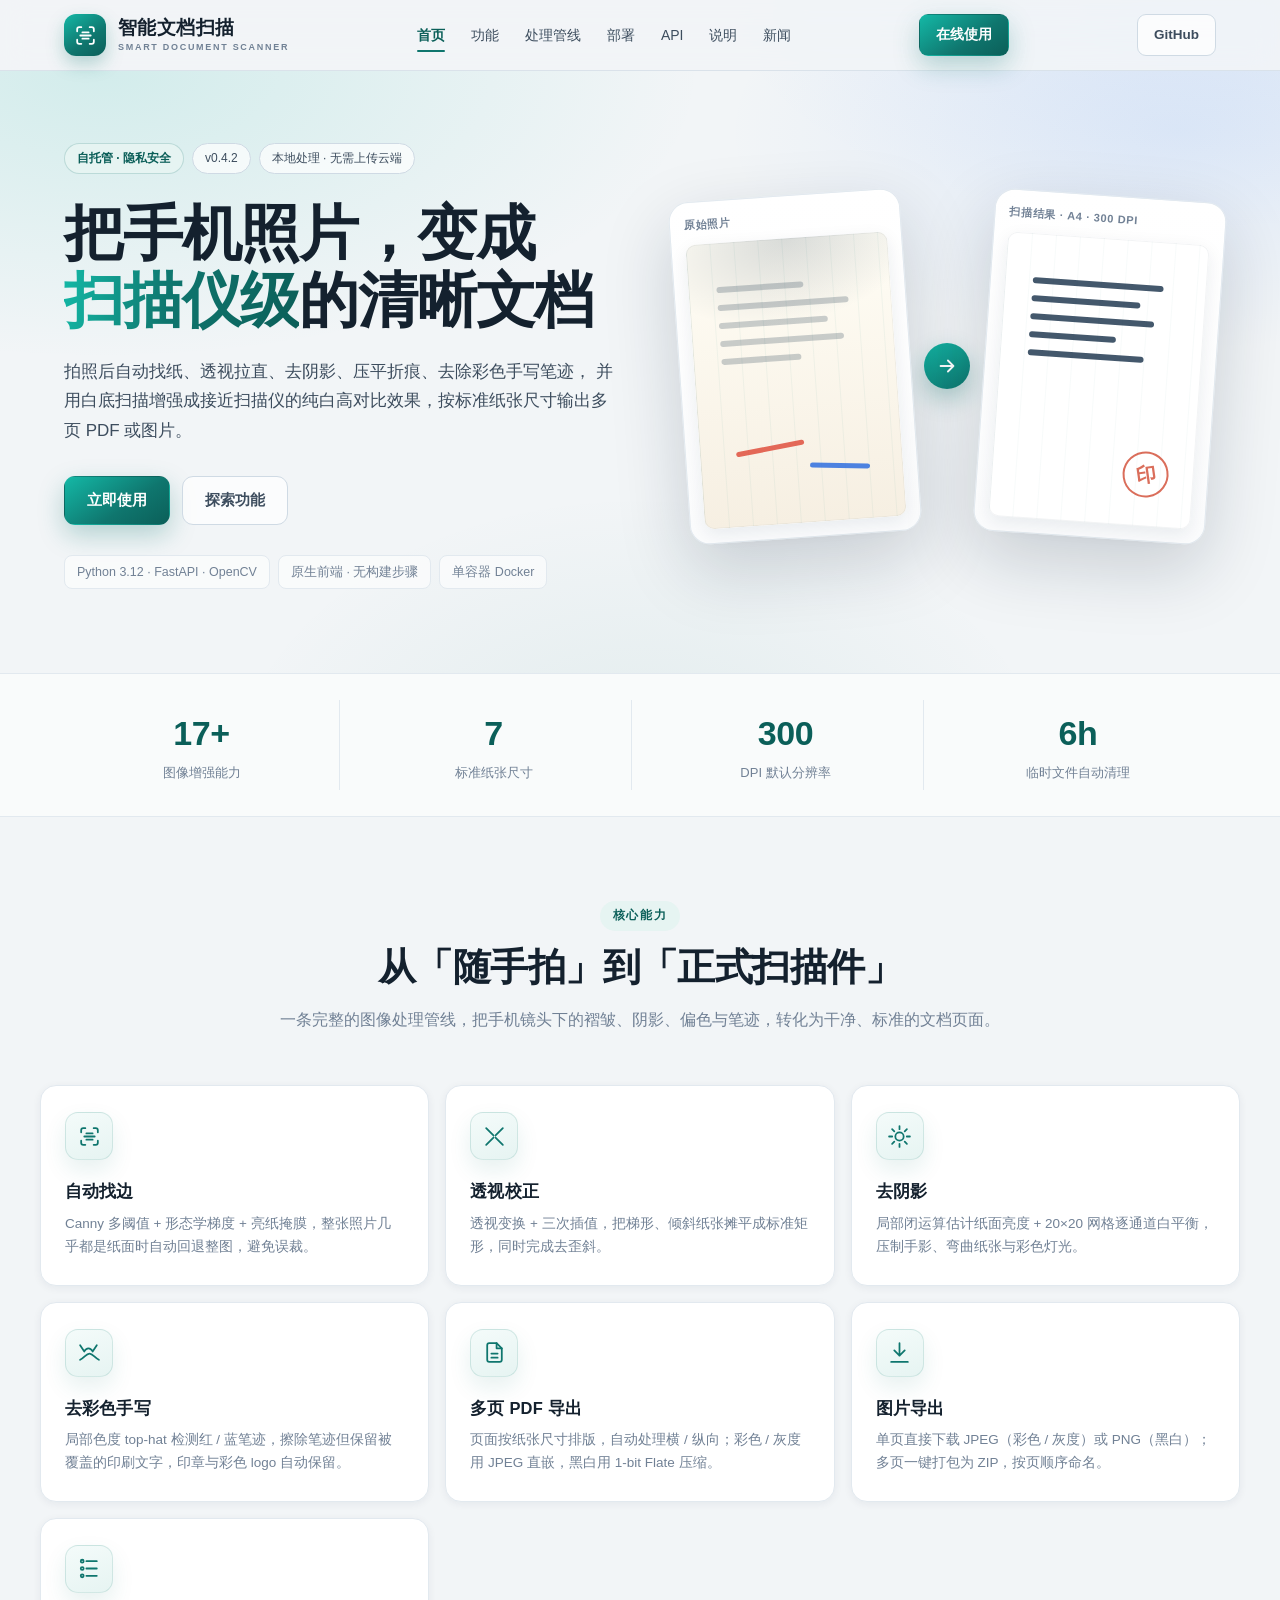
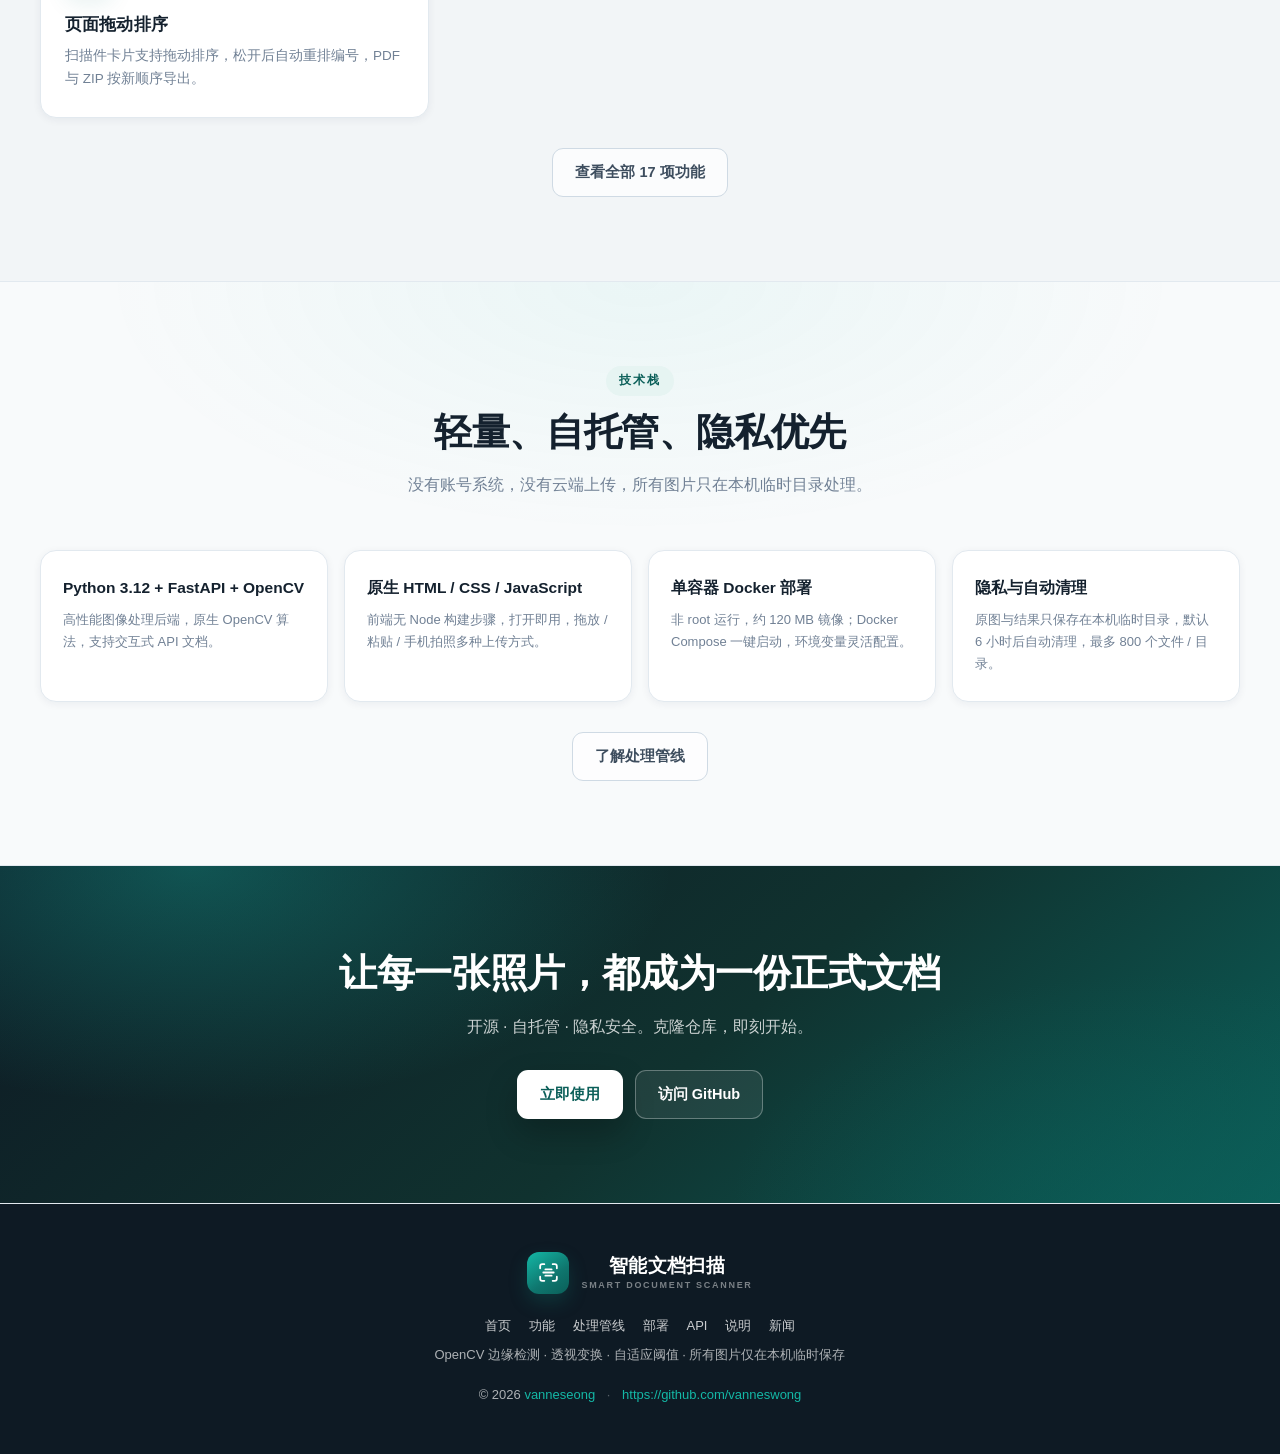
<file: index.html>
<!doctype html>
<html lang="zh-CN">
<head>
  <meta charset="utf-8">
  <meta name="viewport" content="width=device-width, initial-scale=1, viewport-fit=cover">
  <meta name="theme-color" content="#0f766e">
  <title>智能文档扫描 Smart Document Scanner - 手机拍照生成扫描级 PDF</title>
  <meta name="description" content="智能文档扫描（Smart Document Scanner）是自托管、隐私优先的手机文档扫描应用：拍照自动找纸、透视拉直、去阴影、去除红蓝彩色手写，并用白底扫描增强成纯白高对比效果；支持 A4/A5/A3/Letter/Legal 标准尺寸与多页 PDF、JPG/PNG 导出，一行 Docker 命令即可部署。">
  <meta name="keywords" content="文档扫描,智能扫描,透视校正,去阴影,去彩色手写,PDF导出,OpenCV,FastAPI,自托管,Smart Document Scanner">
  <meta name="robots" content="index,follow">
  <meta name="author" content="vanneseong">
  <link rel="canonical" href="https://smartscanner.zynotes.cn/">
  <link rel="stylesheet" href="style.css">
  <link rel="icon" href="favicon.svg" type="image/svg+xml">
  <link rel="icon" href="favicon-32x32.png" type="image/png" sizes="32x32">
  <link rel="icon" href="favicon-16x16.png" type="image/png" sizes="16x16">
  <link rel="apple-touch-icon" href="apple-touch-icon.png">

  <!-- Open Graph -->
  <meta property="og:type" content="website">
  <meta property="og:site_name" content="智能文档扫描 Smart Document Scanner">
  <meta property="og:title" content="智能文档扫描 Smart Document Scanner - 手机拍照生成扫描级 PDF">
  <meta property="og:description" content="智能文档扫描（Smart Document Scanner）是自托管、隐私优先的手机文档扫描应用：拍照自动找纸、透视拉直、去阴影、去除红蓝彩色手写，并用白底扫描增强成纯白高对比效果；支持 A4/A5/A3/Letter/Legal 标准尺寸与多页 PDF、JPG/PNG 导出，一行 Docker 命令即可部署。">
  <meta property="og:url" content="https://smartscanner.zynotes.cn/">
  <meta property="og:locale" content="zh_CN">

  <!-- Twitter -->
  <meta name="twitter:card" content="summary">
  <meta name="twitter:title" content="智能文档扫描 Smart Document Scanner">
  <meta name="twitter:description" content="智能文档扫描（Smart Document Scanner）是自托管、隐私优先的手机文档扫描应用：拍照自动找纸、透视拉直、去阴影、去除红蓝彩色手写，并用白底扫描增强成纯白高对比效果；支持 A4/A5/A3/Letter/Legal 标准尺寸与多页 PDF、JPG/PNG 导出，一行 Docker 命令即可部署。">

  <!-- 结构化数据 -->
  <script type="application/ld+json">
  {
    "@context": "https://schema.org",
    "@graph": [
      {
        "@type": "WebSite",
        "@id": "https://smartscanner.zynotes.cn/#website",
        "url": "https://smartscanner.zynotes.cn/",
        "name": "智能文档扫描 Smart Document Scanner",
        "description": "智能文档扫描（Smart Document Scanner）是自托管、隐私优先的手机文档扫描应用：拍照自动找纸、透视拉直、去阴影、去除红蓝彩色手写，并用白底扫描增强成纯白高对比效果；支持 A4/A5/A3/Letter/Legal 标准尺寸与多页 PDF、JPG/PNG 导出，一行 Docker 命令即可部署。",
        "inLanguage": "zh-CN",
        "author": { "@type": "Person", "name": "vanneseong", "url": "https://github.com/vanneswong" }
      },
      {
        "@type": "SoftwareApplication",
        "@id": "https://smartscanner.zynotes.cn/#application",
        "name": "智能文档扫描 Smart Document Scanner",
        "url": "https://smartscanner.zynotes.cn/",
        "applicationCategory": "UtilitiesApplication",
        "operatingSystem": "Web, Docker",
        "softwareVersion": "0.4.2",
        "description": "拍照自动找纸、透视拉直、去阴影、压平折痕、去除彩色手写笔迹，并用白底扫描增强成纯白高对比效果，按标准纸张尺寸输出多页 PDF 或图片。",
        "offers": { "@type": "Offer", "price": "0", "priceCurrency": "CNY" },
        "author": { "@type": "Person", "name": "vanneseong", "url": "https://github.com/vanneswong" },
        "isAccessibleForFree": true
      },
      {
        "@type": "BreadcrumbList",
        "itemListElement": [
          { "@type": "ListItem", "position": 1, "name": "首页", "item": "https://smartscanner.zynotes.cn/" }
        ]
      }
    ]
  }
  </script>
</head>
<body>

  <!-- ======================= Nav ======================= -->
  <header class="nav" id="nav">
    <div class="nav-inner">
      <a class="brand" href="index.html">
        <div class="brand-mark" aria-hidden="true">
          <svg viewBox="0 0 24 24" fill="none" stroke="currentColor" stroke-width="1.7" stroke-linecap="round" stroke-linejoin="round">
            <path d="M4 8V6a2 2 0 0 1 2-2h2M16 4h2a2 2 0 0 1 2 2v2M20 16v2a2 2 0 0 1-2 2h-2M8 20H6a2 2 0 0 1-2-2v-2"/>
            <path d="M7 12h10M9 9h6M9 15h6"/>
          </svg>
        </div>
        <span class="brand-text">
          <strong>智能文档扫描</strong>
          <span>SMART DOCUMENT SCANNER</span>
        </span>
      </a>
      <nav class="nav-links" aria-label="主导航">
        <a href="index.html" class="active" aria-current="page">首页</a>
        <a href="features.html">功能</a>
        <a href="pipeline.html">处理管线</a>
        <a href="deploy.html">部署</a>
        <a href="api.html">API</a>
        <a href="notes.html">说明</a>
        <a href="news.html">新闻</a>
      </nav>
      <a class="btn small primary" href="https://scanner.zynotes.cn/" target="_blank" rel="noopener">在线使用</a>
      <a class="btn small ghost" href="https://github.com/vanneswong/smart-doc-scanner" target="_blank" rel="noopener">GitHub</a>
    </div>
  </header>

  <main>
    <!-- ======================= Hero ======================= -->
    <section class="hero" id="top">
      <div class="hero-bg" aria-hidden="true"></div>
      <div class="hero-inner">
        <div class="hero-copy">
          <div class="hero-badges">
            <span class="pill accent">自托管 · 隐私安全</span>
            <span class="pill">v0.4.2</span>
            <span class="pill">本地处理 · 无需上传云端</span>
          </div>
          <h1>把手机照片，变成<br><span class="grad">扫描仪级</span>的清晰文档</h1>
          <p class="lead">
            拍照后自动找纸、透视拉直、去阴影、压平折痕、去除彩色手写笔迹，
            并用白底扫描增强成接近扫描仪的纯白高对比效果，按标准纸张尺寸输出多页 PDF 或图片。
          </p>
          <div class="hero-actions">
            <a class="btn primary" href="https://scanner.zynotes.cn/" target="_blank" rel="noopener">立即使用</a>
            <a class="btn ghost" href="features.html">探索功能</a>
          </div>
          <div class="hero-meta">
            <span>Python 3.12 · FastAPI · OpenCV</span>
            <span>原生前端 · 无构建步骤</span>
            <span>单容器 Docker</span>
          </div>
        </div>

        <div class="hero-visual" aria-hidden="true">
          <div class="scan-card scan-before">
            <div class="scan-label">原始照片</div>
            <div class="scan-paper">
              <div class="paper-fold"></div>
              <span class="paper-line w60"></span>
              <span class="paper-line w90"></span>
              <span class="paper-line w75"></span>
              <span class="paper-line w85"></span>
              <span class="paper-line w55"></span>
              <span class="scribble red"></span>
              <span class="scribble blue"></span>
            </div>
          </div>
          <div class="scan-arrow">
            <svg viewBox="0 0 24 24" fill="none" stroke="currentColor" stroke-width="2" stroke-linecap="round" stroke-linejoin="round"><path d="M5 12h14M13 6l6 6-6 6"/></svg>
          </div>
          <div class="scan-card scan-after">
            <div class="scan-label">扫描结果 · A4 · 300 DPI</div>
            <div class="scan-paper clean">
              <span class="paper-line w90 dark"></span>
              <span class="paper-line w75 dark"></span>
              <span class="paper-line w85 dark"></span>
              <span class="paper-line w60 dark"></span>
              <span class="paper-line w80 dark"></span>
              <span class="stamp">印</span>
            </div>
          </div>
        </div>
      </div>
    </section>

    <!-- ======================= Stats ======================= -->
    <section class="stats">
      <div class="stats-inner">
        <div class="stat"><strong>17+</strong><span>图像增强能力</span></div>
        <div class="stat"><strong>7</strong><span>标准纸张尺寸</span></div>
        <div class="stat"><strong>300</strong><span>DPI 默认分辨率</span></div>
        <div class="stat"><strong>6h</strong><span>临时文件自动清理</span></div>
      </div>
    </section>

    <!-- ======================= 核心能力速览 ======================= -->
    <section class="section" id="features">
      <div class="section-head">
        <span class="eyebrow">核心能力</span>
        <h2>从「随手拍」到「正式扫描件」</h2>
        <p>一条完整的图像处理管线，把手机镜头下的褶皱、阴影、偏色与笔迹，转化为干净、标准的文档页面。</p>
      </div>

      <div class="features-grid">
        <article class="card feature">
          <div class="card-icon">
            <svg viewBox="0 0 24 24" fill="none" stroke="currentColor" stroke-width="1.7" stroke-linecap="round" stroke-linejoin="round"><path d="M4 8V6a2 2 0 0 1 2-2h2M16 4h2a2 2 0 0 1 2 2v2M20 16v2a2 2 0 0 1-2 2h-2M8 20H6a2 2 0 0 1-2-2v-2"/><path d="M7 12h10M9 9h6M9 15h6"/></svg>
          </div>
          <h3>自动找边</h3>
          <p>Canny 多阈值 + 形态学梯度 + 亮纸掩膜，整张照片几乎都是纸面时自动回退整图，避免误裁。</p>
        </article>

        <article class="card feature">
          <div class="card-icon">
            <svg viewBox="0 0 24 24" fill="none" stroke="currentColor" stroke-width="1.7" stroke-linecap="round" stroke-linejoin="round"><path d="M4 4l7 7M20 4l-7 7M4 20l7-7M20 20l-7-7"/></svg>
          </div>
          <h3>透视校正</h3>
          <p>透视变换 + 三次插值，把梯形、倾斜纸张摊平成标准矩形，同时完成去歪斜。</p>
        </article>

        <article class="card feature">
          <div class="card-icon">
            <svg viewBox="0 0 24 24" fill="none" stroke="currentColor" stroke-width="1.7" stroke-linecap="round" stroke-linejoin="round"><circle cx="12" cy="12" r="4"/><path d="M12 2v3M12 19v3M2 12h3M19 12h3M4.9 4.9l2.1 2.1M17 17l2.1 2.1M19.1 4.9L17 7M7 17l-2.1 2.1"/></svg>
          </div>
          <h3>去阴影</h3>
          <p>局部闭运算估计纸面亮度 + 20×20 网格逐通道白平衡，压制手影、弯曲纸张与彩色灯光。</p>
        </article>

        <article class="card feature">
          <div class="card-icon">
            <svg viewBox="0 0 24 24" fill="none" stroke="currentColor" stroke-width="1.7" stroke-linecap="round" stroke-linejoin="round"><path d="M3 19c4-2 6-6 9-6s5 4 9 6"/><path d="M3 5l4 6c1-2 2-3 4-3s3 1 4 3l4-6"/></svg>
          </div>
          <h3>去彩色手写</h3>
          <p>局部色度 top-hat 检测红 / 蓝笔迹，擦除笔迹但保留被覆盖的印刷文字，印章与彩色 logo 自动保留。</p>
        </article>

        <article class="card feature">
          <div class="card-icon">
            <svg viewBox="0 0 24 24" fill="none" stroke="currentColor" stroke-width="1.7" stroke-linecap="round" stroke-linejoin="round"><path d="M14 3H7a2 2 0 0 0-2 2v14a2 2 0 0 0 2 2h10a2 2 0 0 0 2-2V8z"/><path d="M14 3v5h5M9 13h6M9 17h6"/></svg>
          </div>
          <h3>多页 PDF 导出</h3>
          <p>页面按纸张尺寸排版，自动处理横 / 纵向；彩色 / 灰度用 JPEG 直嵌，黑白用 1-bit Flate 压缩。</p>
        </article>

        <article class="card feature">
          <div class="card-icon">
            <svg viewBox="0 0 24 24" fill="none" stroke="currentColor" stroke-width="1.7" stroke-linecap="round" stroke-linejoin="round"><path d="M12 3v12M7 10l5 5 5-5"/><path d="M4 21h16"/></svg>
          </div>
          <h3>图片导出</h3>
          <p>单页直接下载 JPEG（彩色 / 灰度）或 PNG（黑白）；多页一键打包为 ZIP，按页顺序命名。</p>
        </article>

        <article class="card feature">
          <div class="card-icon">
            <svg viewBox="0 0 24 24" fill="none" stroke="currentColor" stroke-width="1.7" stroke-linecap="round" stroke-linejoin="round"><path d="M9 5h10M9 12h10M9 19h10"/><circle cx="5" cy="5" r="1.4"/><circle cx="5" cy="12" r="1.4"/><circle cx="5" cy="19" r="1.4"/></svg>
          </div>
          <h3>页面拖动排序</h3>
          <p>扫描件卡片支持拖动排序，松开后自动重排编号，PDF 与 ZIP 按新顺序导出。</p>
        </article>
      </div>

      <div class="section-more">
        <a class="btn ghost" href="features.html">查看全部 17 项功能</a>
      </div>
    </section>

    <!-- ======================= 技术速览 ======================= -->
    <section class="section section-tint" id="tech">
      <div class="section-head">
        <span class="eyebrow">技术栈</span>
        <h2>轻量、自托管、隐私优先</h2>
        <p>没有账号系统，没有云端上传，所有图片只在本机临时目录处理。</p>
      </div>

      <div class="tech-grid">
        <article class="card tech">
          <h3>Python 3.12 + FastAPI + OpenCV</h3>
          <p>高性能图像处理后端，原生 OpenCV 算法，支持交互式 API 文档。</p>
        </article>
        <article class="card tech">
          <h3>原生 HTML / CSS / JavaScript</h3>
          <p>前端无 Node 构建步骤，打开即用，拖放 / 粘贴 / 手机拍照多种上传方式。</p>
        </article>
        <article class="card tech">
          <h3>单容器 Docker 部署</h3>
          <p>非 root 运行，约 120 MB 镜像；Docker Compose 一键启动，环境变量灵活配置。</p>
        </article>
        <article class="card tech">
          <h3>隐私与自动清理</h3>
          <p>原图与结果只保存在本机临时目录，默认 6 小时后自动清理，最多 800 个文件 / 目录。</p>
        </article>
      </div>

      <div class="section-more">
        <a class="btn ghost" href="pipeline.html">了解处理管线</a>
      </div>
    </section>

    <!-- ======================= CTA ======================= -->
    <section class="cta">
      <div class="cta-inner">
        <h2>让每一张照片，都成为一份正式文档</h2>
        <p>开源 · 自托管 · 隐私安全。克隆仓库，即刻开始。</p>
        <div class="cta-actions">
          <a class="btn primary" href="https://scanner.zynotes.cn/" target="_blank" rel="noopener">立即使用</a>
          <a class="btn ghost on-dark" href="https://github.com/vanneswong/smart-doc-scanner" target="_blank" rel="noopener">访问 GitHub</a>
        </div>
      </div>
    </section>
  </main>

  <!-- ======================= Footer ======================= -->
  <footer class="footer">
    <div class="footer-inner">
      <div class="brand">
        <div class="brand-mark" aria-hidden="true">
          <svg viewBox="0 0 24 24" fill="none" stroke="currentColor" stroke-width="1.7" stroke-linecap="round" stroke-linejoin="round">
            <path d="M4 8V6a2 2 0 0 1 2-2h2M16 4h2a2 2 0 0 1 2 2v2M20 16v2a2 2 0 0 1-2 2h-2M8 20H6a2 2 0 0 1-2-2v-2"/>
            <path d="M7 12h10M9 9h6M9 15h6"/>
          </svg>
        </div>
        <span class="brand-text">
          <strong>智能文档扫描</strong>
          <span>SMART DOCUMENT SCANNER</span>
        </span>
      </div>
      <nav class="footer-nav" aria-label="页脚导航">
        <a href="index.html">首页</a>
        <a href="features.html">功能</a>
        <a href="pipeline.html">处理管线</a>
        <a href="deploy.html">部署</a>
        <a href="api.html">API</a>
        <a href="notes.html">说明</a>
        <a href="news.html">新闻</a>
      </nav>
      <p>OpenCV 边缘检测 · 透视变换 · 自适应阈值 · 所有图片仅在本机临时保存</p>
      <p class="copyright">
        © 2026 <a href="https://github.com/vanneswong" target="_blank" rel="noopener">vanneseong</a>
        <span class="sep">·</span>
        <a href="https://github.com/vanneswong" target="_blank" rel="noopener">https://github.com/vanneswong</a>
      </p>
    </div>
  </footer>

  <!-- 百度统计 -->
  <script>
    var _hmt = _hmt || [];
    (function() {
      var hm = document.createElement("script");
      hm.src = "https://hm.baidu.com/hm.js?dd2719ba4c3975b36cbf6042f6fdc3d3";
      var s = document.getElementsByTagName("script")[0];
      s.parentNode.insertBefore(hm, s);
    })();
  </script>

  <script src="app.js"></script>
</body>
</html>
</file>
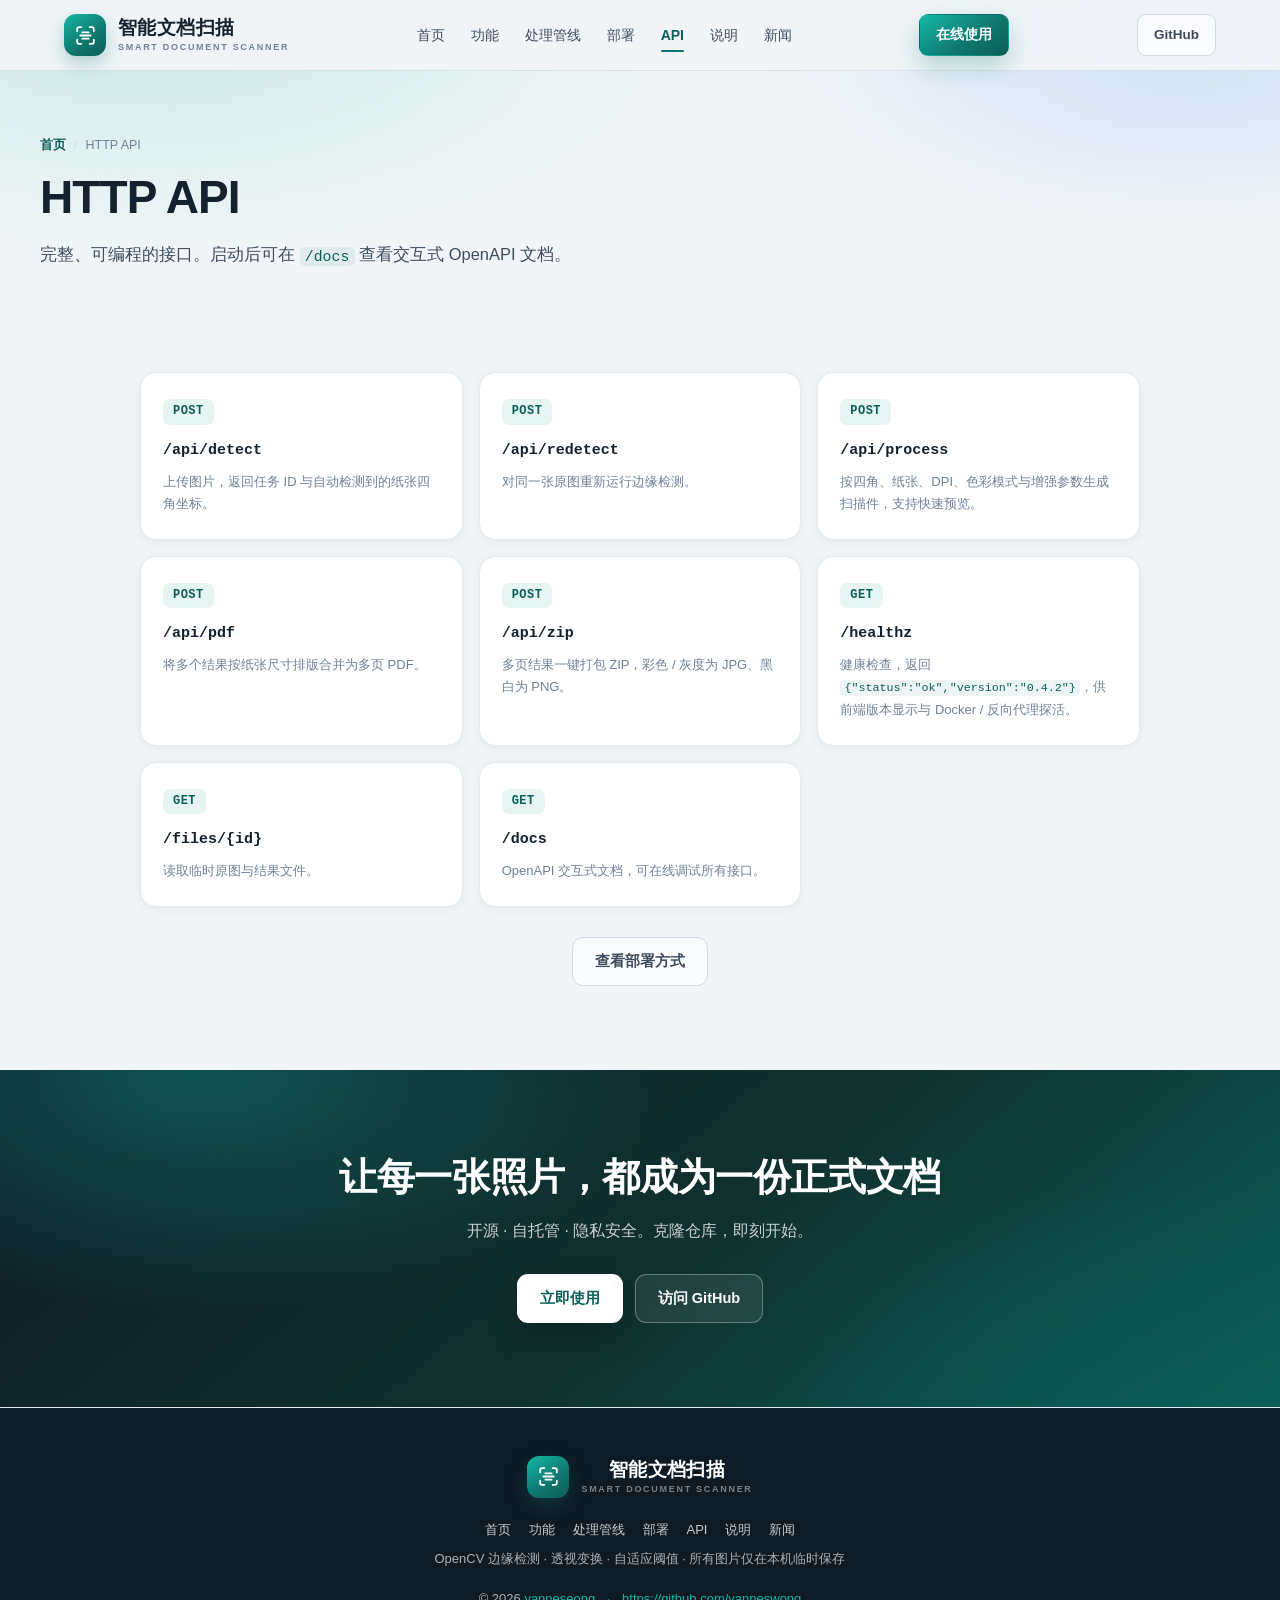
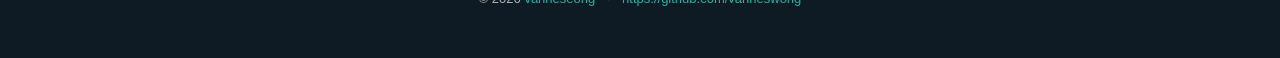
<file: api.html>
<!doctype html>
<html lang="zh-CN">
<head>
  <meta charset="utf-8">
  <meta name="viewport" content="width=device-width, initial-scale=1, viewport-fit=cover">
  <meta name="theme-color" content="#0f766e">
  <title>HTTP API - 智能文档扫描 Smart Document Scanner</title>
  <meta name="description" content="智能文档扫描的 HTTP API 参考：POST /api/detect 上传图片检测纸张四角，/api/process 按纸张、DPI、色彩与增强参数生成扫描件，/api/pdf 合并多页 PDF，/api/zip 打包图片，GET /healthz 健康检查并返回版本，/docs 提供交互式 OpenAPI 文档。">
  <meta name="keywords" content="HTTP API,文档扫描API,FastAPI,OpenAPI,detect,process,pdf,zip,healthz">
  <meta name="robots" content="index,follow">
  <meta name="author" content="vanneseong">
  <link rel="canonical" href="https://smartscanner.zynotes.cn/api.html">
  <link rel="stylesheet" href="style.css">
  <link rel="icon" href="favicon.svg" type="image/svg+xml">
  <link rel="icon" href="favicon-32x32.png" type="image/png" sizes="32x32">
  <link rel="icon" href="favicon-16x16.png" type="image/png" sizes="16x16">
  <link rel="apple-touch-icon" href="apple-touch-icon.png">

  <!-- Open Graph -->
  <meta property="og:type" content="website">
  <meta property="og:site_name" content="智能文档扫描 Smart Document Scanner">
  <meta property="og:title" content="HTTP API - 智能文档扫描 Smart Document Scanner">
  <meta property="og:description" content="智能文档扫描的 HTTP API 参考：POST /api/detect 上传图片检测纸张四角，/api/process 按纸张、DPI、色彩与增强参数生成扫描件，/api/pdf 合并多页 PDF，/api/zip 打包图片，GET /healthz 健康检查并返回版本，/docs 提供交互式 OpenAPI 文档。">
  <meta property="og:url" content="https://smartscanner.zynotes.cn/api.html">
  <meta property="og:locale" content="zh_CN">

  <!-- Twitter -->
  <meta name="twitter:card" content="summary">
  <meta name="twitter:title" content="HTTP API - 智能文档扫描 Smart Document Scanner">
  <meta name="twitter:description" content="智能文档扫描的 HTTP API 参考：POST /api/detect 上传图片检测纸张四角，/api/process 按纸张、DPI、色彩与增强参数生成扫描件，/api/pdf 合并多页 PDF，/api/zip 打包图片，GET /healthz 健康检查并返回版本，/docs 提供交互式 OpenAPI 文档。">

  <!-- 结构化数据 -->
  <script type="application/ld+json">
  {
    "@context": "https://schema.org",
    "@graph": [
      {
        "@type": "WebPage",
        "@id": "https://smartscanner.zynotes.cn/api.html#webpage",
        "url": "https://smartscanner.zynotes.cn/api.html",
        "name": "HTTP API - 智能文档扫描 Smart Document Scanner",
        "description": "智能文档扫描的 HTTP API 参考：POST /api/detect 上传图片检测纸张四角，/api/process 按纸张、DPI、色彩与增强参数生成扫描件，/api/pdf 合并多页 PDF，/api/zip 打包图片，GET /healthz 健康检查并返回版本，/docs 提供交互式 OpenAPI 文档。",
        "inLanguage": "zh-CN",
        "isPartOf": { "@id": "https://smartscanner.zynotes.cn/#website" }
      },
      {
        "@type": "BreadcrumbList",
        "itemListElement": [
          { "@type": "ListItem", "position": 1, "name": "首页", "item": "https://smartscanner.zynotes.cn/" },
          { "@type": "ListItem", "position": 2, "name": "HTTP API", "item": "https://smartscanner.zynotes.cn/api.html" }
        ]
      }
    ]
  }
  </script>
</head>
<body>

  <!-- ======================= Nav ======================= -->
  <header class="nav" id="nav">
    <div class="nav-inner">
      <a class="brand" href="index.html">
        <div class="brand-mark" aria-hidden="true">
          <svg viewBox="0 0 24 24" fill="none" stroke="currentColor" stroke-width="1.7" stroke-linecap="round" stroke-linejoin="round">
            <path d="M4 8V6a2 2 0 0 1 2-2h2M16 4h2a2 2 0 0 1 2 2v2M20 16v2a2 2 0 0 1-2 2h-2M8 20H6a2 2 0 0 1-2-2v-2"/>
            <path d="M7 12h10M9 9h6M9 15h6"/>
          </svg>
        </div>
        <span class="brand-text">
          <strong>智能文档扫描</strong>
          <span>SMART DOCUMENT SCANNER</span>
        </span>
      </a>
      <nav class="nav-links" aria-label="主导航">
        <a href="index.html">首页</a>
        <a href="features.html">功能</a>
        <a href="pipeline.html">处理管线</a>
        <a href="deploy.html">部署</a>
        <a href="api.html" class="active" aria-current="page">API</a>
        <a href="notes.html">说明</a>
        <a href="news.html">新闻</a>
      </nav>
      <a class="btn small primary" href="https://scanner.zynotes.cn/" target="_blank" rel="noopener">在线使用</a>
      <a class="btn small ghost" href="https://github.com/vanneswong/smart-doc-scanner" target="_blank" rel="noopener">GitHub</a>
    </div>
  </header>

  <main>
    <!-- ======================= Page Hero ======================= -->
    <section class="page-hero">
      <div class="page-hero-inner">
        <nav class="breadcrumb" aria-label="面包屑">
          <a href="index.html">首页</a><span class="sep">/</span><span>HTTP API</span>
        </nav>
        <h1>HTTP API</h1>
        <p class="lead">完整、可编程的接口。启动后可在 <code>/docs</code> 查看交互式 OpenAPI 文档。</p>
      </div>
    </section>

    <!-- ======================= API ======================= -->
    <section class="section" id="api">
      <div class="api-grid">
        <article class="card api">
          <div class="api-method">POST</div>
          <h3>/api/detect</h3>
          <p>上传图片，返回任务 ID 与自动检测到的纸张四角坐标。</p>
        </article>
        <article class="card api">
          <div class="api-method">POST</div>
          <h3>/api/redetect</h3>
          <p>对同一张原图重新运行边缘检测。</p>
        </article>
        <article class="card api">
          <div class="api-method">POST</div>
          <h3>/api/process</h3>
          <p>按四角、纸张、DPI、色彩模式与增强参数生成扫描件，支持快速预览。</p>
        </article>
        <article class="card api">
          <div class="api-method">POST</div>
          <h3>/api/pdf</h3>
          <p>将多个结果按纸张尺寸排版合并为多页 PDF。</p>
        </article>
        <article class="card api">
          <div class="api-method">POST</div>
          <h3>/api/zip</h3>
          <p>多页结果一键打包 ZIP，彩色 / 灰度为 JPG、黑白为 PNG。</p>
        </article>
        <article class="card api">
          <div class="api-method">GET</div>
          <h3>/healthz</h3>
          <p>健康检查，返回 <code>{"status":"ok","version":"0.4.2"}</code>，供前端版本显示与 Docker / 反向代理探活。</p>
        </article>
        <article class="card api">
          <div class="api-method">GET</div>
          <h3>/files/{id}</h3>
          <p>读取临时原图与结果文件。</p>
        </article>
        <article class="card api">
          <div class="api-method">GET</div>
          <h3>/docs</h3>
          <p>OpenAPI 交互式文档，可在线调试所有接口。</p>
        </article>
      </div>

      <div class="section-more">
        <a class="btn ghost" href="deploy.html">查看部署方式</a>
      </div>
    </section>

    <!-- ======================= CTA ======================= -->
    <section class="cta">
      <div class="cta-inner">
        <h2>让每一张照片，都成为一份正式文档</h2>
        <p>开源 · 自托管 · 隐私安全。克隆仓库，即刻开始。</p>
        <div class="cta-actions">
          <a class="btn primary" href="https://scanner.zynotes.cn/" target="_blank" rel="noopener">立即使用</a>
          <a class="btn ghost on-dark" href="https://github.com/vanneswong/smart-doc-scanner" target="_blank" rel="noopener">访问 GitHub</a>
        </div>
      </div>
    </section>
  </main>

  <!-- ======================= Footer ======================= -->
  <footer class="footer">
    <div class="footer-inner">
      <div class="brand">
        <div class="brand-mark" aria-hidden="true">
          <svg viewBox="0 0 24 24" fill="none" stroke="currentColor" stroke-width="1.7" stroke-linecap="round" stroke-linejoin="round">
            <path d="M4 8V6a2 2 0 0 1 2-2h2M16 4h2a2 2 0 0 1 2 2v2M20 16v2a2 2 0 0 1-2 2h-2M8 20H6a2 2 0 0 1-2-2v-2"/>
            <path d="M7 12h10M9 9h6M9 15h6"/>
          </svg>
        </div>
        <span class="brand-text">
          <strong>智能文档扫描</strong>
          <span>SMART DOCUMENT SCANNER</span>
        </span>
      </div>
      <nav class="footer-nav" aria-label="页脚导航">
        <a href="index.html">首页</a>
        <a href="features.html">功能</a>
        <a href="pipeline.html">处理管线</a>
        <a href="deploy.html">部署</a>
        <a href="api.html">API</a>
        <a href="notes.html">说明</a>
        <a href="news.html">新闻</a>
      </nav>
      <p>OpenCV 边缘检测 · 透视变换 · 自适应阈值 · 所有图片仅在本机临时保存</p>
      <p class="copyright">
        © 2026 <a href="https://github.com/vanneswong" target="_blank" rel="noopener">vanneseong</a>
        <span class="sep">·</span>
        <a href="https://github.com/vanneswong" target="_blank" rel="noopener">https://github.com/vanneswong</a>
      </p>
    </div>
  </footer>

  <!-- 百度统计 -->
  <script>
    var _hmt = _hmt || [];
    (function() {
      var hm = document.createElement("script");
      hm.src = "https://hm.baidu.com/hm.js?dd2719ba4c3975b36cbf6042f6fdc3d3";
      var s = document.getElementsByTagName("script")[0];
      s.parentNode.insertBefore(hm, s);
    })();
  </script>

  <script src="app.js"></script>
</body>
</html>
</file>
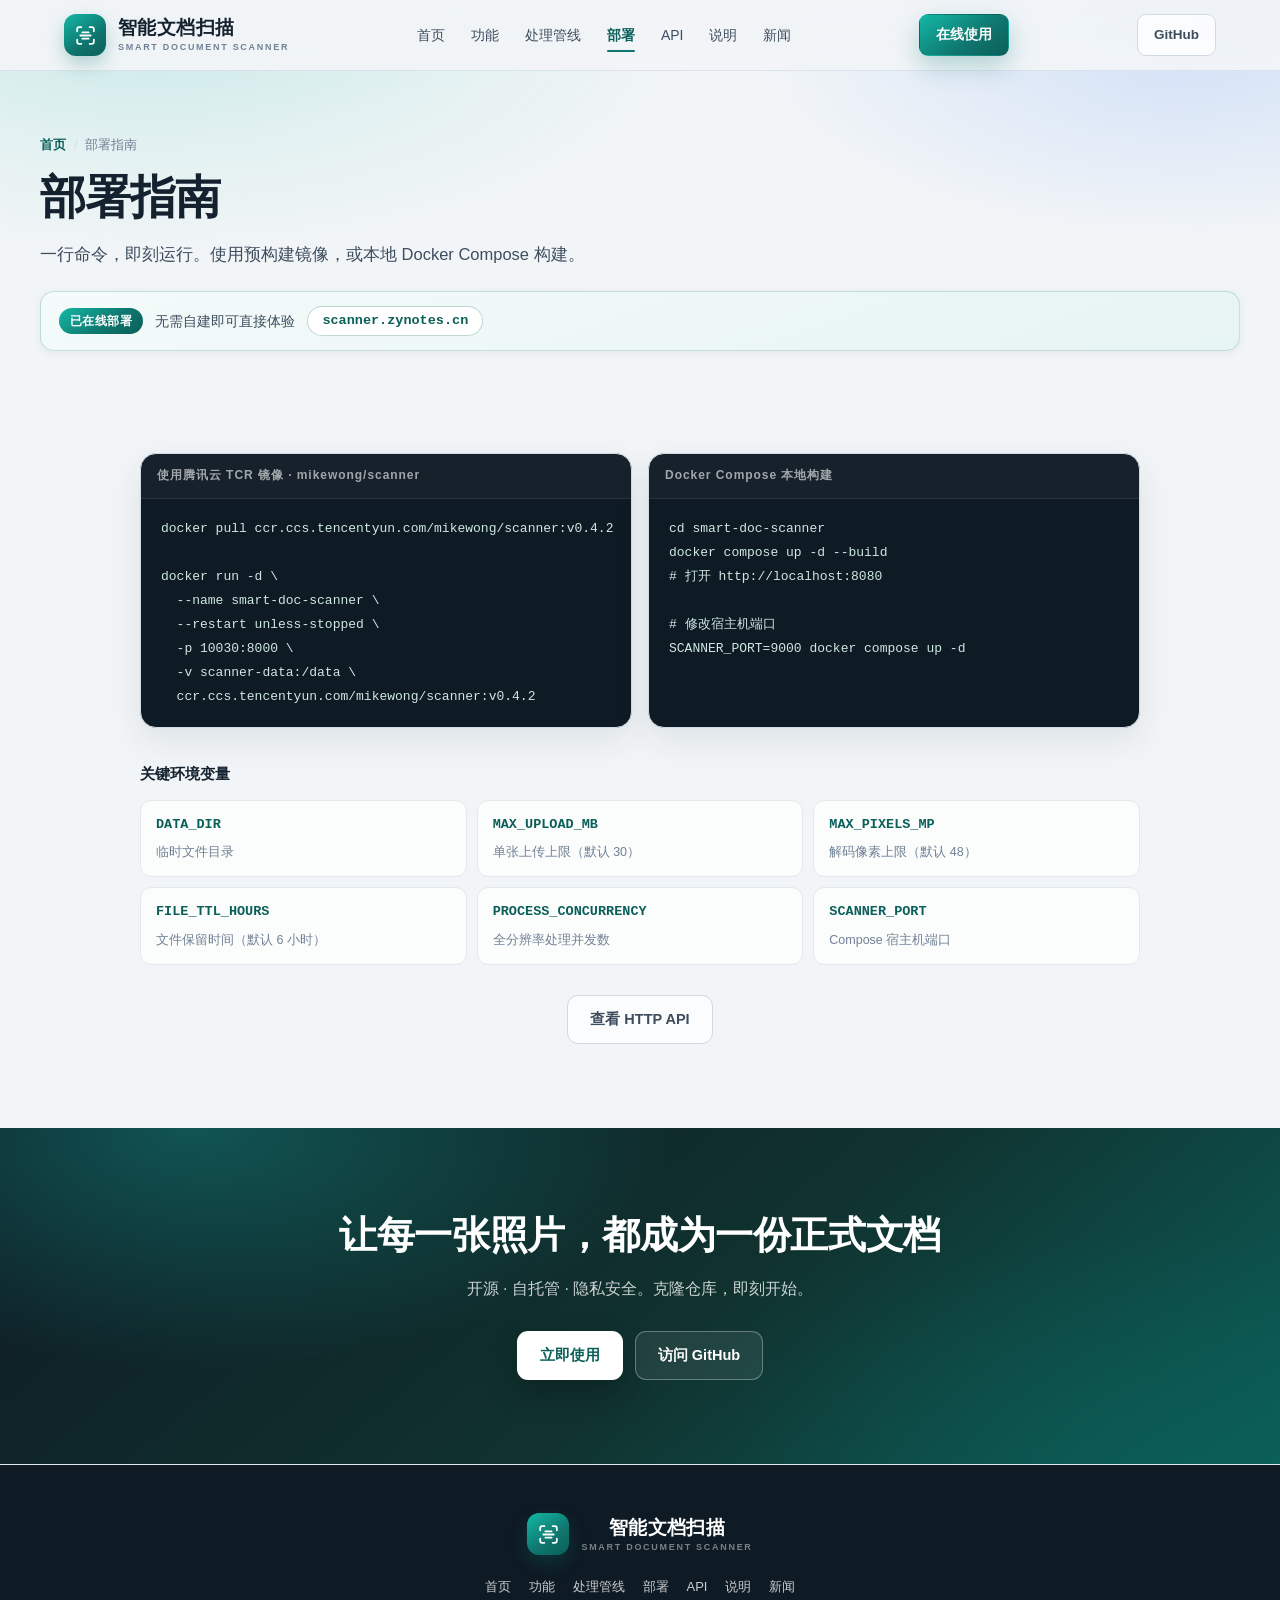
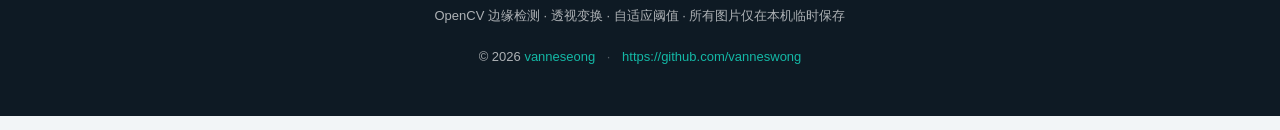
<file: deploy.html>
<!doctype html>
<html lang="zh-CN">
<head>
  <meta charset="utf-8">
  <meta name="viewport" content="width=device-width, initial-scale=1, viewport-fit=cover">
  <meta name="theme-color" content="#0f766e">
  <title>部署指南 - 智能文档扫描 Smart Document Scanner</title>
  <meta name="description" content="智能文档扫描部署指南：使用腾讯云 TCR 预构建镜像 mikewong/scanner，一条 docker run 命令即可运行；也可用 Docker Compose 本地构建。单容器、非 root 运行、约 120 MB 镜像，并附 DATA_DIR、FILE_TTL_HOURS 等环境变量说明。">
  <meta name="keywords" content="Docker部署,Docker Compose,自托管部署,腾讯云TCR,文档扫描部署,FastAPI部署">
  <meta name="robots" content="index,follow">
  <meta name="author" content="vanneseong">
  <link rel="canonical" href="https://smartscanner.zynotes.cn/deploy.html">
  <link rel="stylesheet" href="style.css">
  <link rel="icon" href="favicon.svg" type="image/svg+xml">
  <link rel="icon" href="favicon-32x32.png" type="image/png" sizes="32x32">
  <link rel="icon" href="favicon-16x16.png" type="image/png" sizes="16x16">
  <link rel="apple-touch-icon" href="apple-touch-icon.png">

  <!-- Open Graph -->
  <meta property="og:type" content="website">
  <meta property="og:site_name" content="智能文档扫描 Smart Document Scanner">
  <meta property="og:title" content="部署指南 - 智能文档扫描 Smart Document Scanner">
  <meta property="og:description" content="智能文档扫描部署指南：使用腾讯云 TCR 预构建镜像 mikewong/scanner，一条 docker run 命令即可运行；也可用 Docker Compose 本地构建。单容器、非 root 运行、约 120 MB 镜像，并附 DATA_DIR、FILE_TTL_HOURS 等环境变量说明。">
  <meta property="og:url" content="https://smartscanner.zynotes.cn/deploy.html">
  <meta property="og:locale" content="zh_CN">

  <!-- Twitter -->
  <meta name="twitter:card" content="summary">
  <meta name="twitter:title" content="部署指南 - 智能文档扫描 Smart Document Scanner">
  <meta name="twitter:description" content="智能文档扫描部署指南：使用腾讯云 TCR 预构建镜像 mikewong/scanner，一条 docker run 命令即可运行；也可用 Docker Compose 本地构建。单容器、非 root 运行、约 120 MB 镜像，并附 DATA_DIR、FILE_TTL_HOURS 等环境变量说明。">

  <!-- 结构化数据 -->
  <script type="application/ld+json">
  {
    "@context": "https://schema.org",
    "@graph": [
      {
        "@type": "WebPage",
        "@id": "https://smartscanner.zynotes.cn/deploy.html#webpage",
        "url": "https://smartscanner.zynotes.cn/deploy.html",
        "name": "部署指南 - 智能文档扫描 Smart Document Scanner",
        "description": "智能文档扫描部署指南：使用腾讯云 TCR 预构建镜像 mikewong/scanner，一条 docker run 命令即可运行；也可用 Docker Compose 本地构建。单容器、非 root 运行、约 120 MB 镜像，并附 DATA_DIR、FILE_TTL_HOURS 等环境变量说明。",
        "inLanguage": "zh-CN",
        "isPartOf": { "@id": "https://smartscanner.zynotes.cn/#website" }
      },
      {
        "@type": "BreadcrumbList",
        "itemListElement": [
          { "@type": "ListItem", "position": 1, "name": "首页", "item": "https://smartscanner.zynotes.cn/" },
          { "@type": "ListItem", "position": 2, "name": "部署指南", "item": "https://smartscanner.zynotes.cn/deploy.html" }
        ]
      }
    ]
  }
  </script>
</head>
<body>

  <!-- ======================= Nav ======================= -->
  <header class="nav" id="nav">
    <div class="nav-inner">
      <a class="brand" href="index.html">
        <div class="brand-mark" aria-hidden="true">
          <svg viewBox="0 0 24 24" fill="none" stroke="currentColor" stroke-width="1.7" stroke-linecap="round" stroke-linejoin="round">
            <path d="M4 8V6a2 2 0 0 1 2-2h2M16 4h2a2 2 0 0 1 2 2v2M20 16v2a2 2 0 0 1-2 2h-2M8 20H6a2 2 0 0 1-2-2v-2"/>
            <path d="M7 12h10M9 9h6M9 15h6"/>
          </svg>
        </div>
        <span class="brand-text">
          <strong>智能文档扫描</strong>
          <span>SMART DOCUMENT SCANNER</span>
        </span>
      </a>
      <nav class="nav-links" aria-label="主导航">
        <a href="index.html">首页</a>
        <a href="features.html">功能</a>
        <a href="pipeline.html">处理管线</a>
        <a href="deploy.html" class="active" aria-current="page">部署</a>
        <a href="api.html">API</a>
        <a href="notes.html">说明</a>
        <a href="news.html">新闻</a>
      </nav>
      <a class="btn small primary" href="https://scanner.zynotes.cn/" target="_blank" rel="noopener">在线使用</a>
      <a class="btn small ghost" href="https://github.com/vanneswong/smart-doc-scanner" target="_blank" rel="noopener">GitHub</a>
    </div>
  </header>

  <main>
    <!-- ======================= Page Hero ======================= -->
    <section class="page-hero">
      <div class="page-hero-inner">
        <nav class="breadcrumb" aria-label="面包屑">
          <a href="index.html">首页</a><span class="sep">/</span><span>部署指南</span>
        </nav>
        <h1>部署指南</h1>
        <p class="lead">一行命令，即刻运行。使用预构建镜像，或本地 Docker Compose 构建。</p>
        <div class="live-banner">
          <span class="live-badge">已在线部署</span>
          <span class="live-text">无需自建即可直接体验</span>
          <a class="live-link" href="https://scanner.zynotes.cn/" target="_blank" rel="noopener">scanner.zynotes.cn</a>
        </div>
      </div>
    </section>

    <!-- ======================= Deploy ======================= -->
    <section class="section" id="deploy">
      <div class="deploy-grid">
        <div class="code-block">
          <div class="code-head"><span>使用腾讯云 TCR 镜像 · mikewong/scanner</span></div>
          <pre><code>docker pull ccr.ccs.tencentyun.com/mikewong/scanner:v0.4.2

docker run -d \
  --name smart-doc-scanner \
  --restart unless-stopped \
  -p 10030:8000 \
  -v scanner-data:/data \
  ccr.ccs.tencentyun.com/mikewong/scanner:v0.4.2</code></pre>
        </div>
        <div class="code-block">
          <div class="code-head"><span>Docker Compose 本地构建</span></div>
          <pre><code>cd smart-doc-scanner
docker compose up -d --build
# 打开 http://localhost:8080

# 修改宿主机端口
SCANNER_PORT=9000 docker compose up -d</code></pre>
        </div>
      </div>

      <div class="env-list">
        <h3>关键环境变量</h3>
        <div class="env-grid">
          <div class="env"><code>DATA_DIR</code><span>临时文件目录</span></div>
          <div class="env"><code>MAX_UPLOAD_MB</code><span>单张上传上限（默认 30）</span></div>
          <div class="env"><code>MAX_PIXELS_MP</code><span>解码像素上限（默认 48）</span></div>
          <div class="env"><code>FILE_TTL_HOURS</code><span>文件保留时间（默认 6 小时）</span></div>
          <div class="env"><code>PROCESS_CONCURRENCY</code><span>全分辨率处理并发数</span></div>
          <div class="env"><code>SCANNER_PORT</code><span>Compose 宿主机端口</span></div>
        </div>
      </div>

      <div class="section-more">
        <a class="btn ghost" href="api.html">查看 HTTP API</a>
      </div>
    </section>

    <!-- ======================= CTA ======================= -->
    <section class="cta">
      <div class="cta-inner">
        <h2>让每一张照片，都成为一份正式文档</h2>
        <p>开源 · 自托管 · 隐私安全。克隆仓库，即刻开始。</p>
        <div class="cta-actions">
          <a class="btn primary" href="https://scanner.zynotes.cn/" target="_blank" rel="noopener">立即使用</a>
          <a class="btn ghost on-dark" href="https://github.com/vanneswong/smart-doc-scanner" target="_blank" rel="noopener">访问 GitHub</a>
        </div>
      </div>
    </section>
  </main>

  <!-- ======================= Footer ======================= -->
  <footer class="footer">
    <div class="footer-inner">
      <div class="brand">
        <div class="brand-mark" aria-hidden="true">
          <svg viewBox="0 0 24 24" fill="none" stroke="currentColor" stroke-width="1.7" stroke-linecap="round" stroke-linejoin="round">
            <path d="M4 8V6a2 2 0 0 1 2-2h2M16 4h2a2 2 0 0 1 2 2v2M20 16v2a2 2 0 0 1-2 2h-2M8 20H6a2 2 0 0 1-2-2v-2"/>
            <path d="M7 12h10M9 9h6M9 15h6"/>
          </svg>
        </div>
        <span class="brand-text">
          <strong>智能文档扫描</strong>
          <span>SMART DOCUMENT SCANNER</span>
        </span>
      </div>
      <nav class="footer-nav" aria-label="页脚导航">
        <a href="index.html">首页</a>
        <a href="features.html">功能</a>
        <a href="pipeline.html">处理管线</a>
        <a href="deploy.html">部署</a>
        <a href="api.html">API</a>
        <a href="notes.html">说明</a>
        <a href="news.html">新闻</a>
      </nav>
      <p>OpenCV 边缘检测 · 透视变换 · 自适应阈值 · 所有图片仅在本机临时保存</p>
      <p class="copyright">
        © 2026 <a href="https://github.com/vanneswong" target="_blank" rel="noopener">vanneseong</a>
        <span class="sep">·</span>
        <a href="https://github.com/vanneswong" target="_blank" rel="noopener">https://github.com/vanneswong</a>
      </p>
    </div>
  </footer>

  <!-- 百度统计 -->
  <script>
    var _hmt = _hmt || [];
    (function() {
      var hm = document.createElement("script");
      hm.src = "https://hm.baidu.com/hm.js?dd2719ba4c3975b36cbf6042f6fdc3d3";
      var s = document.getElementsByTagName("script")[0];
      s.parentNode.insertBefore(hm, s);
    })();
  </script>

  <script src="app.js"></script>
</body>
</html>
</file>
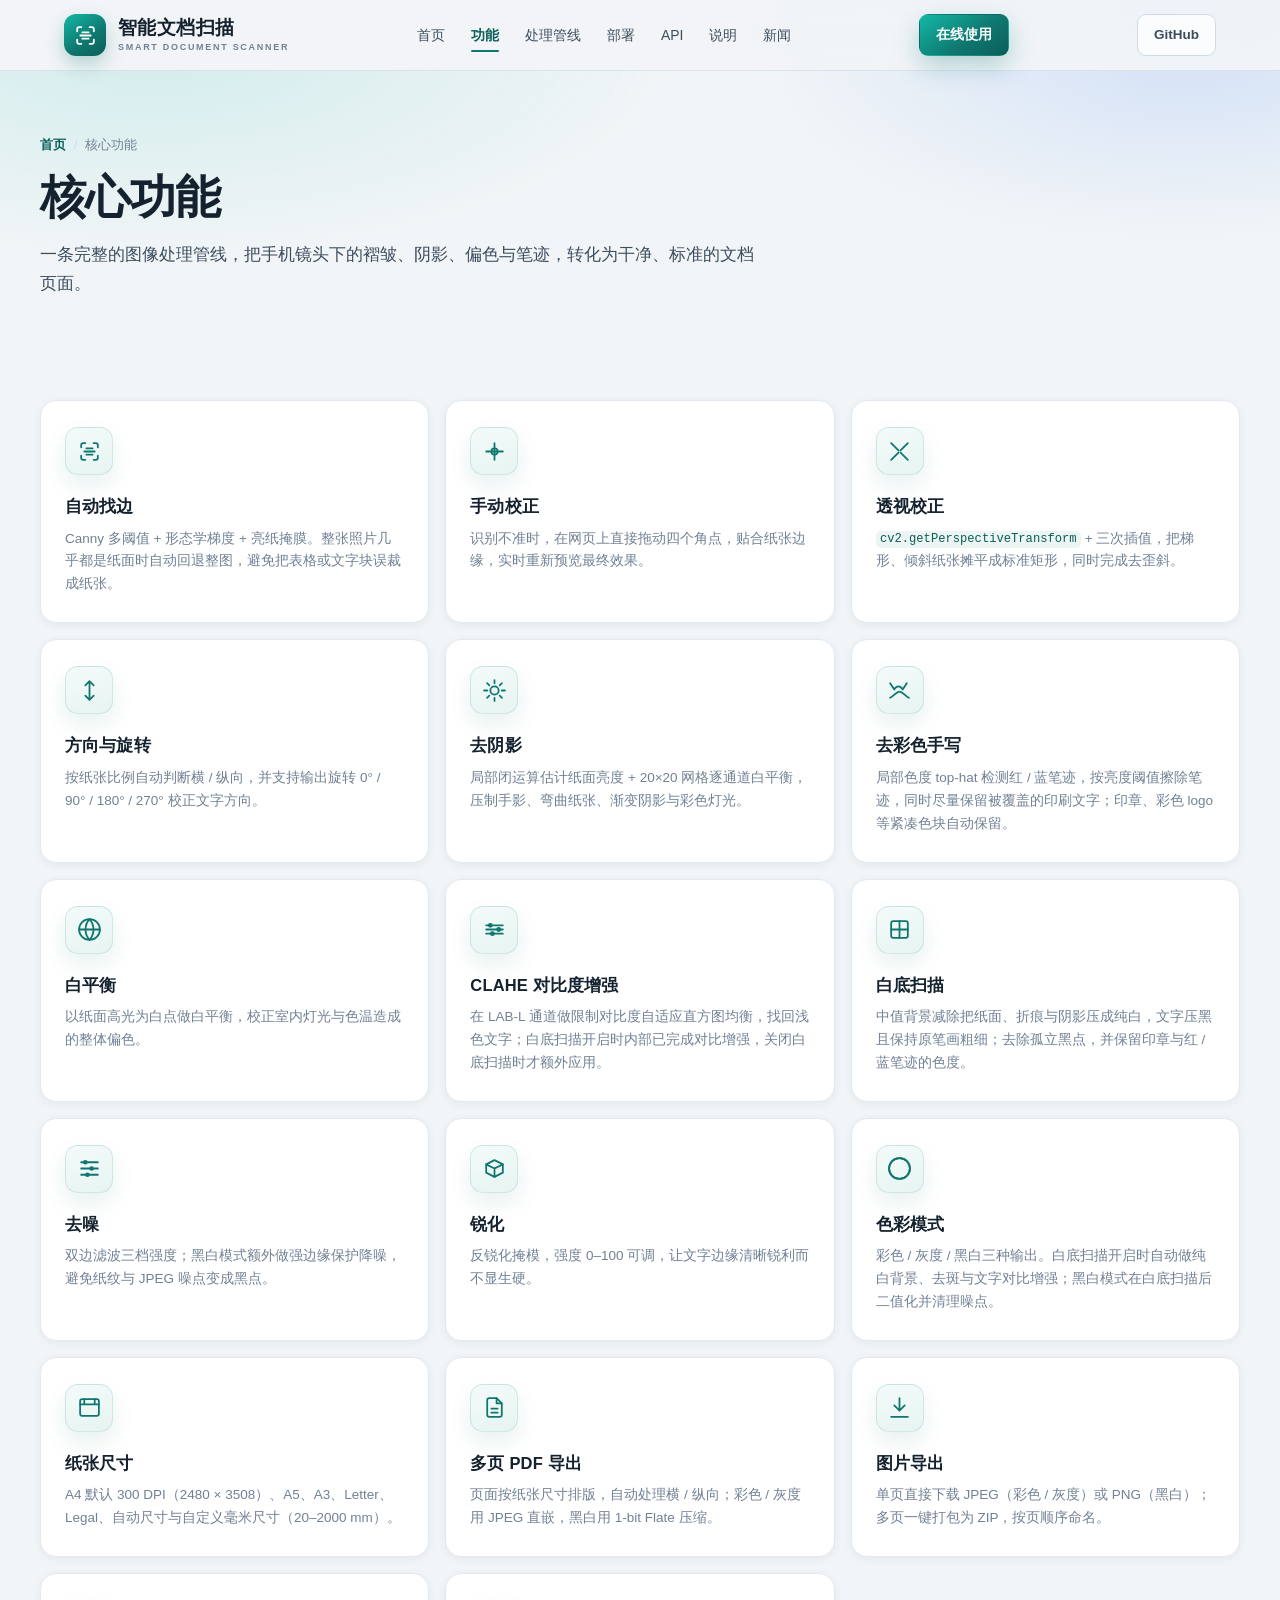
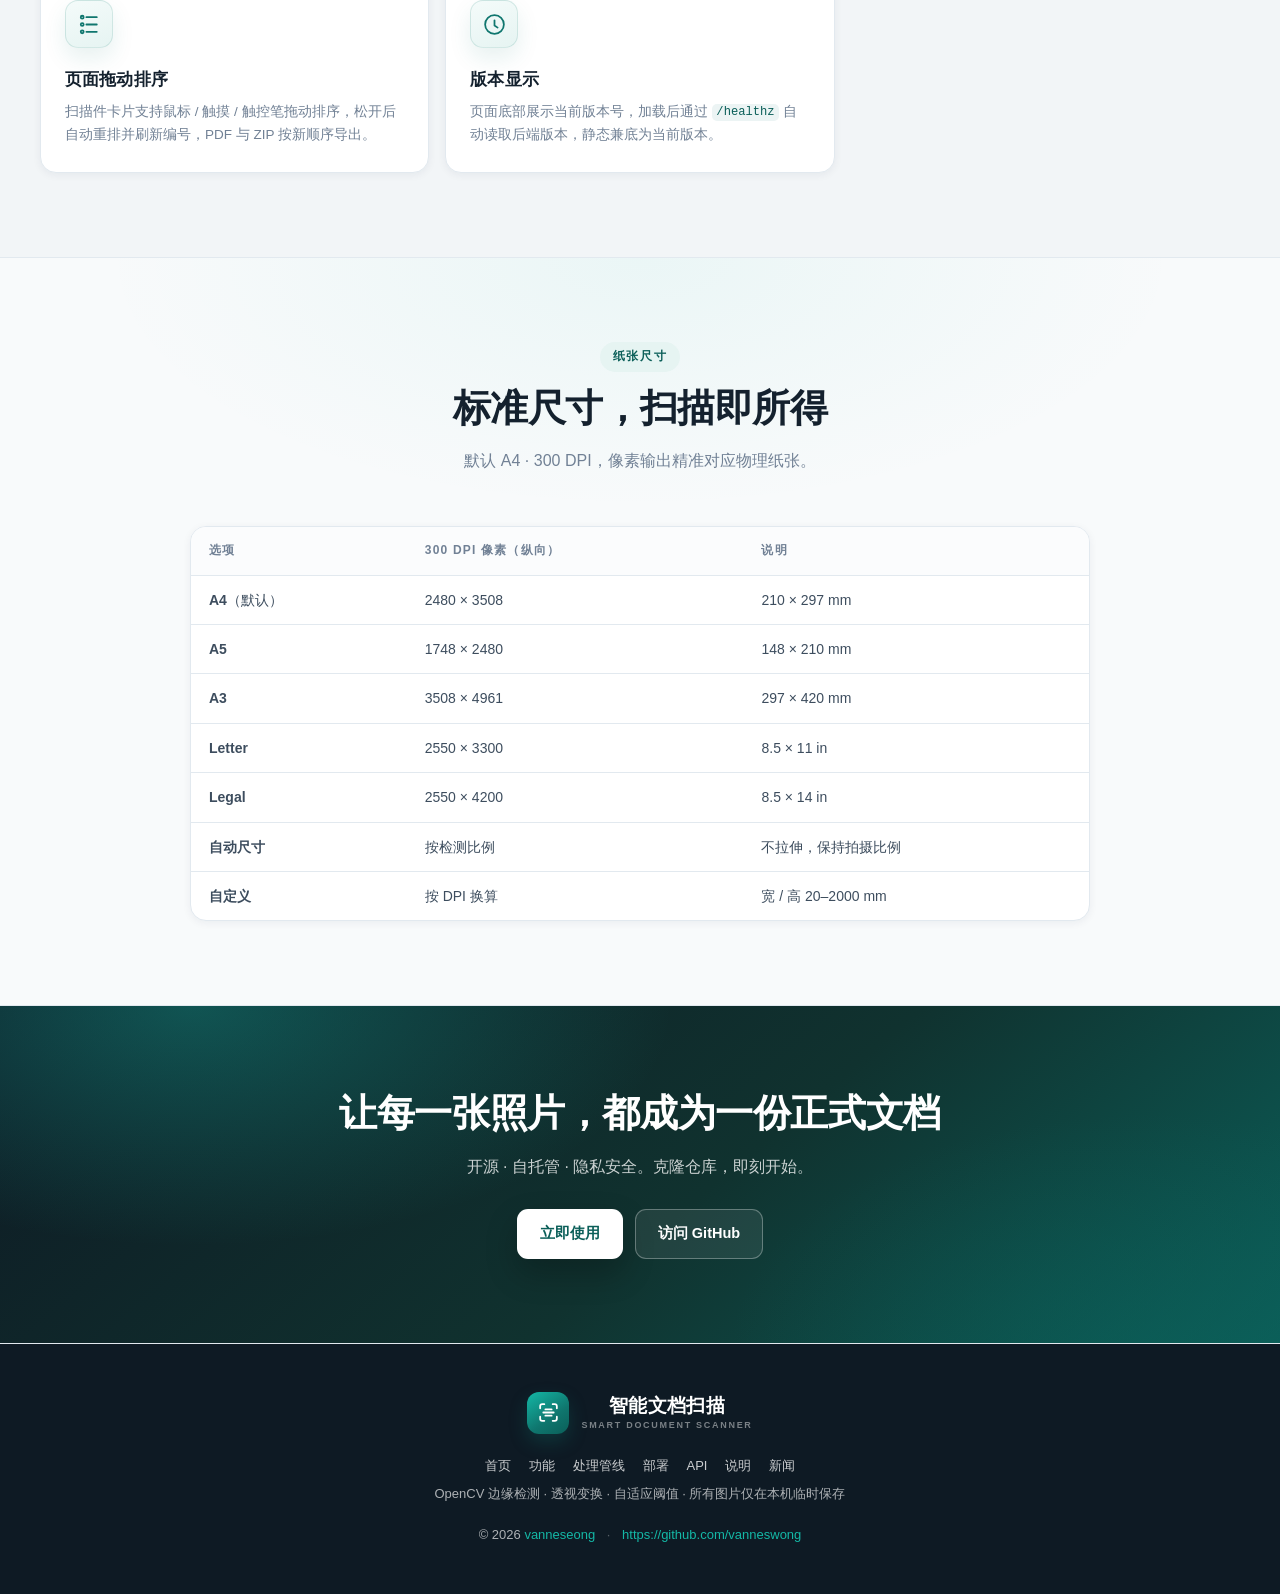
<file: features.html>
<!doctype html>
<html lang="zh-CN">
<head>
  <meta charset="utf-8">
  <meta name="viewport" content="width=device-width, initial-scale=1, viewport-fit=cover">
  <meta name="theme-color" content="#0f766e">
  <title>核心功能 - 智能文档扫描 Smart Document Scanner</title>
  <meta name="description" content="智能文档扫描 17 项核心功能详解：Canny 自动找边、手动四角校正、透视校正与去歪斜、去阴影、白底扫描、去彩色手写、白平衡、CLAHE、去噪、锐化、彩色/灰度/黑白模式、A4/A5/A3/Letter 等纸张尺寸、页面拖动排序（鼠标/触摸/触控笔），以及多页 PDF 与 JPG/PNG/ZIP 图片导出。">
  <meta name="keywords" content="文档扫描功能,自动找边,透视校正,去阴影,白底扫描,去彩色手写,白平衡,CLAHE,去噪,锐化,页面排序,拖动排序,纸张尺寸,多页PDF,图片导出">
  <meta name="robots" content="index,follow">
  <meta name="author" content="vanneseong">
  <link rel="canonical" href="https://smartscanner.zynotes.cn/features.html">
  <link rel="stylesheet" href="style.css">
  <link rel="icon" href="favicon.svg" type="image/svg+xml">
  <link rel="icon" href="favicon-32x32.png" type="image/png" sizes="32x32">
  <link rel="icon" href="favicon-16x16.png" type="image/png" sizes="16x16">
  <link rel="apple-touch-icon" href="apple-touch-icon.png">

  <!-- Open Graph -->
  <meta property="og:type" content="website">
  <meta property="og:site_name" content="智能文档扫描 Smart Document Scanner">
  <meta property="og:title" content="核心功能 - 智能文档扫描 Smart Document Scanner">
  <meta property="og:description" content="智能文档扫描 17 项核心功能详解：Canny 自动找边、手动四角校正、透视校正与去歪斜、去阴影、白底扫描、去彩色手写、白平衡、CLAHE、去噪、锐化、彩色/灰度/黑白模式、A4/A5/A3/Letter 等纸张尺寸、页面拖动排序（鼠标/触摸/触控笔），以及多页 PDF 与 JPG/PNG/ZIP 图片导出。">
  <meta property="og:url" content="https://smartscanner.zynotes.cn/features.html">
  <meta property="og:locale" content="zh_CN">

  <!-- Twitter -->
  <meta name="twitter:card" content="summary">
  <meta name="twitter:title" content="核心功能 - 智能文档扫描 Smart Document Scanner">
  <meta name="twitter:description" content="智能文档扫描 17 项核心功能详解：Canny 自动找边、手动四角校正、透视校正与去歪斜、去阴影、白底扫描、去彩色手写、白平衡、CLAHE、去噪、锐化、彩色/灰度/黑白模式、A4/A5/A3/Letter 等纸张尺寸、页面拖动排序（鼠标/触摸/触控笔），以及多页 PDF 与 JPG/PNG/ZIP 图片导出。">

  <!-- 结构化数据 -->
  <script type="application/ld+json">
  {
    "@context": "https://schema.org",
    "@graph": [
      {
        "@type": "WebPage",
        "@id": "https://smartscanner.zynotes.cn/features.html#webpage",
        "url": "https://smartscanner.zynotes.cn/features.html",
        "name": "核心功能 - 智能文档扫描 Smart Document Scanner",
        "description": "智能文档扫描 17 项核心功能详解：Canny 自动找边、手动四角校正、透视校正与去歪斜、去阴影、白底扫描、去彩色手写、白平衡、CLAHE、去噪、锐化、彩色/灰度/黑白模式、A4/A5/A3/Letter 等纸张尺寸、页面拖动排序（鼠标/触摸/触控笔），以及多页 PDF 与 JPG/PNG/ZIP 图片导出。",
        "inLanguage": "zh-CN",
        "isPartOf": { "@id": "https://smartscanner.zynotes.cn/#website" }
      },
      {
        "@type": "BreadcrumbList",
        "itemListElement": [
          { "@type": "ListItem", "position": 1, "name": "首页", "item": "https://smartscanner.zynotes.cn/" },
          { "@type": "ListItem", "position": 2, "name": "核心功能", "item": "https://smartscanner.zynotes.cn/features.html" }
        ]
      }
    ]
  }
  </script>
</head>
<body>

  <!-- ======================= Nav ======================= -->
  <header class="nav" id="nav">
    <div class="nav-inner">
      <a class="brand" href="index.html">
        <div class="brand-mark" aria-hidden="true">
          <svg viewBox="0 0 24 24" fill="none" stroke="currentColor" stroke-width="1.7" stroke-linecap="round" stroke-linejoin="round">
            <path d="M4 8V6a2 2 0 0 1 2-2h2M16 4h2a2 2 0 0 1 2 2v2M20 16v2a2 2 0 0 1-2 2h-2M8 20H6a2 2 0 0 1-2-2v-2"/>
            <path d="M7 12h10M9 9h6M9 15h6"/>
          </svg>
        </div>
        <span class="brand-text">
          <strong>智能文档扫描</strong>
          <span>SMART DOCUMENT SCANNER</span>
        </span>
      </a>
      <nav class="nav-links" aria-label="主导航">
        <a href="index.html">首页</a>
        <a href="features.html" class="active" aria-current="page">功能</a>
        <a href="pipeline.html">处理管线</a>
        <a href="deploy.html">部署</a>
        <a href="api.html">API</a>
        <a href="notes.html">说明</a>
        <a href="news.html">新闻</a>
      </nav>
      <a class="btn small primary" href="https://scanner.zynotes.cn/" target="_blank" rel="noopener">在线使用</a>
      <a class="btn small ghost" href="https://github.com/vanneswong/smart-doc-scanner" target="_blank" rel="noopener">GitHub</a>
    </div>
  </header>

  <main>
    <!-- ======================= Page Hero ======================= -->
    <section class="page-hero">
      <div class="page-hero-inner">
        <nav class="breadcrumb" aria-label="面包屑">
          <a href="index.html">首页</a><span class="sep">/</span><span>核心功能</span>
        </nav>
        <h1>核心功能</h1>
        <p class="lead">一条完整的图像处理管线，把手机镜头下的褶皱、阴影、偏色与笔迹，转化为干净、标准的文档页面。</p>
      </div>
    </section>

    <!-- ======================= Features ======================= -->
    <section class="section" id="features">
      <div class="features-grid">
        <article class="card feature">
          <div class="card-icon">
            <svg viewBox="0 0 24 24" fill="none" stroke="currentColor" stroke-width="1.7" stroke-linecap="round" stroke-linejoin="round"><path d="M4 8V6a2 2 0 0 1 2-2h2M16 4h2a2 2 0 0 1 2 2v2M20 16v2a2 2 0 0 1-2 2h-2M8 20H6a2 2 0 0 1-2-2v-2"/><path d="M7 12h10M9 9h6M9 15h6"/></svg>
          </div>
          <h3>自动找边</h3>
          <p>Canny 多阈值 + 形态学梯度 + 亮纸掩膜。整张照片几乎都是纸面时自动回退整图，避免把表格或文字块误裁成纸张。</p>
        </article>

        <article class="card feature">
          <div class="card-icon">
            <svg viewBox="0 0 24 24" fill="none" stroke="currentColor" stroke-width="1.7" stroke-linecap="round" stroke-linejoin="round"><path d="M12 4v16M4 12h16"/><circle cx="12" cy="12" r="3"/></svg>
          </div>
          <h3>手动校正</h3>
          <p>识别不准时，在网页上直接拖动四个角点，贴合纸张边缘，实时重新预览最终效果。</p>
        </article>

        <article class="card feature">
          <div class="card-icon">
            <svg viewBox="0 0 24 24" fill="none" stroke="currentColor" stroke-width="1.7" stroke-linecap="round" stroke-linejoin="round"><path d="M4 4l7 7M20 4l-7 7M4 20l7-7M20 20l-7-7"/></svg>
          </div>
          <h3>透视校正</h3>
          <p><code>cv2.getPerspectiveTransform</code> + 三次插值，把梯形、倾斜纸张摊平成标准矩形，同时完成去歪斜。</p>
        </article>

        <article class="card feature">
          <div class="card-icon">
            <svg viewBox="0 0 24 24" fill="none" stroke="currentColor" stroke-width="1.7" stroke-linecap="round" stroke-linejoin="round"><path d="M12 3v18M8 7l4-4 4 4M8 17l4 4 4-4"/></svg>
          </div>
          <h3>方向与旋转</h3>
          <p>按纸张比例自动判断横 / 纵向，并支持输出旋转 0° / 90° / 180° / 270° 校正文字方向。</p>
        </article>

        <article class="card feature">
          <div class="card-icon">
            <svg viewBox="0 0 24 24" fill="none" stroke="currentColor" stroke-width="1.7" stroke-linecap="round" stroke-linejoin="round"><circle cx="12" cy="12" r="4"/><path d="M12 2v3M12 19v3M2 12h3M19 12h3M4.9 4.9l2.1 2.1M17 17l2.1 2.1M19.1 4.9L17 7M7 17l-2.1 2.1"/></svg>
          </div>
          <h3>去阴影</h3>
          <p>局部闭运算估计纸面亮度 + 20×20 网格逐通道白平衡，压制手影、弯曲纸张、渐变阴影与彩色灯光。</p>
        </article>

        <article class="card feature">
          <div class="card-icon">
            <svg viewBox="0 0 24 24" fill="none" stroke="currentColor" stroke-width="1.7" stroke-linecap="round" stroke-linejoin="round"><path d="M3 19c4-2 6-6 9-6s5 4 9 6"/><path d="M3 5l4 6c1-2 2-3 4-3s3 1 4 3l4-6"/></svg>
          </div>
          <h3>去彩色手写</h3>
          <p>局部色度 top-hat 检测红 / 蓝笔迹，按亮度阈值擦除笔迹，同时尽量保留被覆盖的印刷文字；印章、彩色 logo 等紧凑色块自动保留。</p>
        </article>

        <article class="card feature">
          <div class="card-icon">
            <svg viewBox="0 0 24 24" fill="none" stroke="currentColor" stroke-width="1.7" stroke-linecap="round" stroke-linejoin="round"><circle cx="12" cy="12" r="10"/><path d="M12 2a15 15 0 0 0 0 20M12 2a15 15 0 0 1 0 20M2 12h20"/></svg>
          </div>
          <h3>白平衡</h3>
          <p>以纸面高光为白点做白平衡，校正室内灯光与色温造成的整体偏色。</p>
        </article>

        <article class="card feature">
          <div class="card-icon">
            <svg viewBox="0 0 24 24" fill="none" stroke="currentColor" stroke-width="1.7" stroke-linecap="round" stroke-linejoin="round"><path d="M4 8h16M4 12h16M4 16h16"/><circle cx="8" cy="8" r="1.5"/><circle cx="16" cy="12" r="1.5"/><circle cx="10" cy="16" r="1.5"/></svg>
          </div>
          <h3>CLAHE 对比度增强</h3>
          <p>在 LAB-L 通道做限制对比度自适应直方图均衡，找回浅色文字；白底扫描开启时内部已完成对比增强，关闭白底扫描时才额外应用。</p>
        </article>

        <article class="card feature">
          <div class="card-icon">
            <svg viewBox="0 0 24 24" fill="none" stroke="currentColor" stroke-width="1.7" stroke-linecap="round" stroke-linejoin="round"><rect x="4" y="4" width="16" height="16" rx="2"/><path d="M4 12h16M12 4v16"/></svg>
          </div>
          <h3>白底扫描</h3>
          <p>中值背景减除把纸面、折痕与阴影压成纯白，文字压黑且保持原笔画粗细；去除孤立黑点，并保留印章与红 / 蓝笔迹的色度。</p>
        </article>

        <article class="card feature">
          <div class="card-icon">
            <svg viewBox="0 0 24 24" fill="none" stroke="currentColor" stroke-width="1.7" stroke-linecap="round" stroke-linejoin="round"><path d="M4 6h16M4 12h16M4 18h16"/><circle cx="8" cy="6" r="1.4"/><circle cx="14" cy="12" r="1.4"/><circle cx="10" cy="18" r="1.4"/></svg>
          </div>
          <h3>去噪</h3>
          <p>双边滤波三档强度；黑白模式额外做强边缘保护降噪，避免纸纹与 JPEG 噪点变成黑点。</p>
        </article>

        <article class="card feature">
          <div class="card-icon">
            <svg viewBox="0 0 24 24" fill="none" stroke="currentColor" stroke-width="1.7" stroke-linecap="round" stroke-linejoin="round"><path d="M4 8l8-4 8 4v8l-8 4-8-4z"/><path d="M4 8l8 4 8-4M12 12v8"/></svg>
          </div>
          <h3>锐化</h3>
          <p>反锐化掩模，强度 0–100 可调，让文字边缘清晰锐利而不显生硬。</p>
        </article>

        <article class="card feature">
          <div class="card-icon">
            <svg viewBox="0 0 24 24" fill="none" stroke="currentColor" stroke-width="1.7" stroke-linecap="round" stroke-linejoin="round"><circle cx="12" cy="12" r="10"/><path d="M12 2a10 10 0 0 1 0 20M12 2a10 10 0 0 0 0 20"/></svg>
          </div>
          <h3>色彩模式</h3>
          <p>彩色 / 灰度 / 黑白三种输出。白底扫描开启时自动做纯白背景、去斑与文字对比增强；黑白模式在白底扫描后二值化并清理噪点。</p>
        </article>

        <article class="card feature">
          <div class="card-icon">
            <svg viewBox="0 0 24 24" fill="none" stroke="currentColor" stroke-width="1.7" stroke-linecap="round" stroke-linejoin="round"><rect x="3" y="4" width="18" height="16" rx="2"/><path d="M3 9h18M7 4v5M17 4v5"/></svg>
          </div>
          <h3>纸张尺寸</h3>
          <p>A4 默认 300 DPI（2480 × 3508）、A5、A3、Letter、Legal、自动尺寸与自定义毫米尺寸（20–2000 mm）。</p>
        </article>

        <article class="card feature">
          <div class="card-icon">
            <svg viewBox="0 0 24 24" fill="none" stroke="currentColor" stroke-width="1.7" stroke-linecap="round" stroke-linejoin="round"><path d="M14 3H7a2 2 0 0 0-2 2v14a2 2 0 0 0 2 2h10a2 2 0 0 0 2-2V8z"/><path d="M14 3v5h5M9 13h6M9 17h6"/></svg>
          </div>
          <h3>多页 PDF 导出</h3>
          <p>页面按纸张尺寸排版，自动处理横 / 纵向；彩色 / 灰度用 JPEG 直嵌，黑白用 1-bit Flate 压缩。</p>
        </article>

        <article class="card feature">
          <div class="card-icon">
            <svg viewBox="0 0 24 24" fill="none" stroke="currentColor" stroke-width="1.7" stroke-linecap="round" stroke-linejoin="round"><path d="M12 3v12M7 10l5 5 5-5"/><path d="M4 21h16"/></svg>
          </div>
          <h3>图片导出</h3>
          <p>单页直接下载 JPEG（彩色 / 灰度）或 PNG（黑白）；多页一键打包为 ZIP，按页顺序命名。</p>
        </article>

        <article class="card feature">
          <div class="card-icon">
            <svg viewBox="0 0 24 24" fill="none" stroke="currentColor" stroke-width="1.7" stroke-linecap="round" stroke-linejoin="round"><path d="M9 5h10M9 12h10M9 19h10"/><circle cx="5" cy="5" r="1.4"/><circle cx="5" cy="12" r="1.4"/><circle cx="5" cy="19" r="1.4"/></svg>
          </div>
          <h3>页面拖动排序</h3>
          <p>扫描件卡片支持鼠标 / 触摸 / 触控笔拖动排序，松开后自动重排并刷新编号，PDF 与 ZIP 按新顺序导出。</p>
        </article>

        <article class="card feature">
          <div class="card-icon">
            <svg viewBox="0 0 24 24" fill="none" stroke="currentColor" stroke-width="1.7" stroke-linecap="round" stroke-linejoin="round"><circle cx="12" cy="12" r="9"/><path d="M12 8v5l3 2"/></svg>
          </div>
          <h3>版本显示</h3>
          <p>页面底部展示当前版本号，加载后通过 <code>/healthz</code> 自动读取后端版本，静态兼底为当前版本。</p>
        </article>
      </div>
    </section>

    <!-- ======================= Paper ======================= -->
    <section class="section section-tint" id="paper">
      <div class="section-head">
        <span class="eyebrow">纸张尺寸</span>
        <h2>标准尺寸，扫描即所得</h2>
        <p>默认 A4 · 300 DPI，像素输出精准对应物理纸张。</p>
      </div>
      <div class="table-wrap">
        <table>
          <thead>
            <tr><th>选项</th><th>300 DPI 像素（纵向）</th><th>说明</th></tr>
          </thead>
          <tbody>
            <tr><td><strong>A4</strong>（默认）</td><td>2480 × 3508</td><td>210 × 297 mm</td></tr>
            <tr><td><strong>A5</strong></td><td>1748 × 2480</td><td>148 × 210 mm</td></tr>
            <tr><td><strong>A3</strong></td><td>3508 × 4961</td><td>297 × 420 mm</td></tr>
            <tr><td><strong>Letter</strong></td><td>2550 × 3300</td><td>8.5 × 11 in</td></tr>
            <tr><td><strong>Legal</strong></td><td>2550 × 4200</td><td>8.5 × 14 in</td></tr>
            <tr><td><strong>自动尺寸</strong></td><td>按检测比例</td><td>不拉伸，保持拍摄比例</td></tr>
            <tr><td><strong>自定义</strong></td><td>按 DPI 换算</td><td>宽 / 高 20–2000 mm</td></tr>
          </tbody>
        </table>
      </div>
    </section>

    <!-- ======================= CTA ======================= -->
    <section class="cta">
      <div class="cta-inner">
        <h2>让每一张照片，都成为一份正式文档</h2>
        <p>开源 · 自托管 · 隐私安全。克隆仓库，即刻开始。</p>
        <div class="cta-actions">
          <a class="btn primary" href="https://scanner.zynotes.cn/" target="_blank" rel="noopener">立即使用</a>
          <a class="btn ghost on-dark" href="https://github.com/vanneswong/smart-doc-scanner" target="_blank" rel="noopener">访问 GitHub</a>
        </div>
      </div>
    </section>
  </main>

  <!-- ======================= Footer ======================= -->
  <footer class="footer">
    <div class="footer-inner">
      <div class="brand">
        <div class="brand-mark" aria-hidden="true">
          <svg viewBox="0 0 24 24" fill="none" stroke="currentColor" stroke-width="1.7" stroke-linecap="round" stroke-linejoin="round">
            <path d="M4 8V6a2 2 0 0 1 2-2h2M16 4h2a2 2 0 0 1 2 2v2M20 16v2a2 2 0 0 1-2 2h-2M8 20H6a2 2 0 0 1-2-2v-2"/>
            <path d="M7 12h10M9 9h6M9 15h6"/>
          </svg>
        </div>
        <span class="brand-text">
          <strong>智能文档扫描</strong>
          <span>SMART DOCUMENT SCANNER</span>
        </span>
      </div>
      <nav class="footer-nav" aria-label="页脚导航">
        <a href="index.html">首页</a>
        <a href="features.html">功能</a>
        <a href="pipeline.html">处理管线</a>
        <a href="deploy.html">部署</a>
        <a href="api.html">API</a>
        <a href="notes.html">说明</a>
        <a href="news.html">新闻</a>
      </nav>
      <p>OpenCV 边缘检测 · 透视变换 · 自适应阈值 · 所有图片仅在本机临时保存</p>
      <p class="copyright">
        © 2026 <a href="https://github.com/vanneswong" target="_blank" rel="noopener">vanneseong</a>
        <span class="sep">·</span>
        <a href="https://github.com/vanneswong" target="_blank" rel="noopener">https://github.com/vanneswong</a>
      </p>
    </div>
  </footer>

  <!-- 百度统计 -->
  <script>
    var _hmt = _hmt || [];
    (function() {
      var hm = document.createElement("script");
      hm.src = "https://hm.baidu.com/hm.js?dd2719ba4c3975b36cbf6042f6fdc3d3";
      var s = document.getElementsByTagName("script")[0];
      s.parentNode.insertBefore(hm, s);
    })();
  </script>

  <script src="app.js"></script>
</body>
</html>
</file>
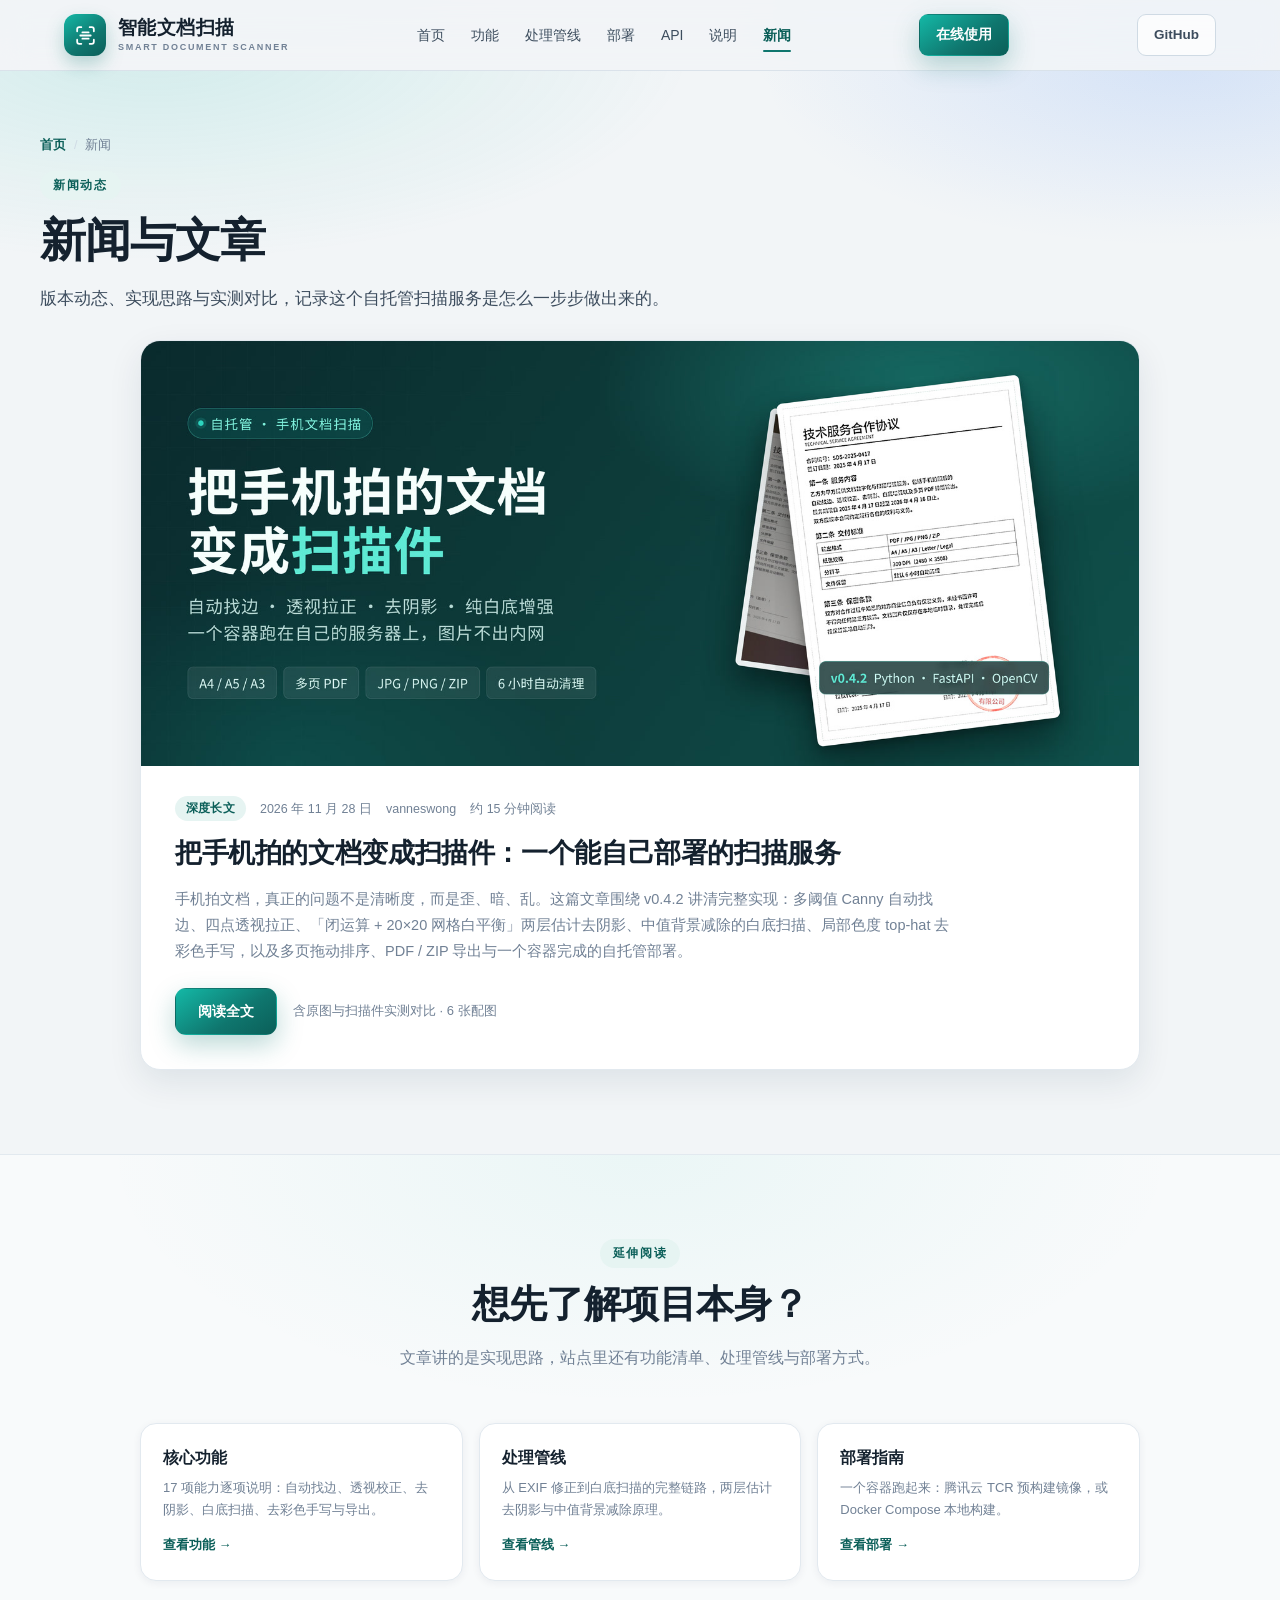
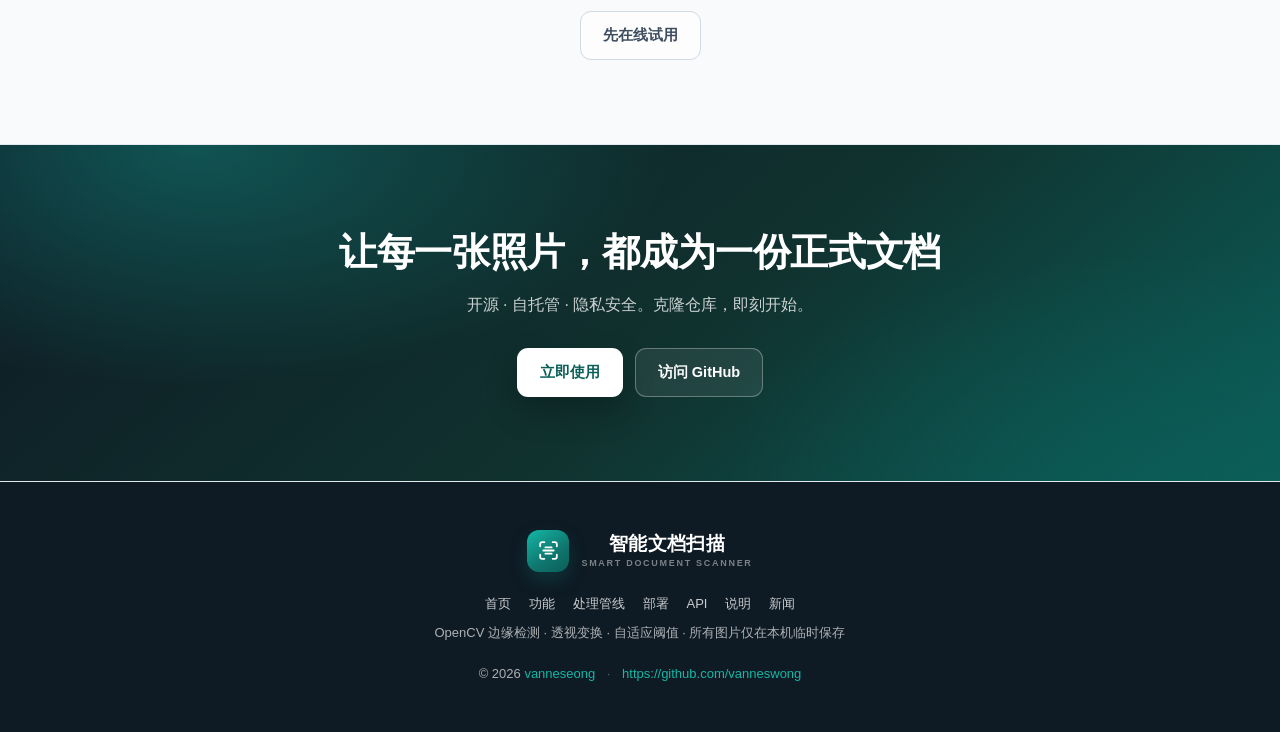
<file: news.html>
<!doctype html>
<html lang="zh-CN">
<head>
  <meta charset="utf-8">
  <meta name="viewport" content="width=device-width, initial-scale=1, viewport-fit=cover">
  <meta name="theme-color" content="#0f766e">
  <title>新闻与文章 - 智能文档扫描 Smart Document Scanner</title>
  <meta name="description" content="智能文档扫描的新闻与文章列表：围绕 v0.4.2 的深度长文，讲清手机拍文档为何总是歪、暗、乱，以及多阈值 Canny 自动找边、四点透视校正、「闭运算 + 网格白平衡」两层估计去阴影、白底扫描、去彩色手写、多页拖动排序与 PDF / ZIP 导出，并附原图与扫描件实测对比和 Docker 自托管部署步骤。">
  <meta name="keywords" content="智能文档扫描新闻,文档扫描文章,手机扫描文档,自托管扫描服务,白底扫描,去阴影算法,Docker 部署,扫描效果对比">
  <meta name="robots" content="index,follow">
  <meta name="author" content="vanneseong">
  <link rel="canonical" href="https://smartscanner.zynotes.cn/news.html">
  <link rel="stylesheet" href="style.css">
  <link rel="icon" href="favicon.svg" type="image/svg+xml">
  <link rel="icon" href="favicon-32x32.png" type="image/png" sizes="32x32">
  <link rel="icon" href="favicon-16x16.png" type="image/png" sizes="16x16">
  <link rel="apple-touch-icon" href="apple-touch-icon.png">

  <!-- Open Graph -->
  <meta property="og:type" content="website">
  <meta property="og:site_name" content="智能文档扫描 Smart Document Scanner">
  <meta property="og:title" content="新闻与文章 - 智能文档扫描 Smart Document Scanner">
  <meta property="og:description" content="智能文档扫描的新闻与文章列表：围绕 v0.4.2 的深度长文，讲清手机拍文档为何总是歪、暗、乱，以及多阈值 Canny 自动找边、四点透视校正、「闭运算 + 网格白平衡」两层估计去阴影、白底扫描、去彩色手写、多页拖动排序与 PDF / ZIP 导出，并附原图与扫描件实测对比和 Docker 自托管部署步骤。">
  <meta property="og:url" content="https://smartscanner.zynotes.cn/news.html">
  <meta property="og:locale" content="zh_CN">
  <meta property="og:image" content="https://smartscanner.zynotes.cn/articles/images/01-cover.jpg">

  <!-- Twitter -->
  <meta name="twitter:card" content="summary_large_image">
  <meta name="twitter:title" content="新闻与文章 - 智能文档扫描 Smart Document Scanner">
  <meta name="twitter:description" content="智能文档扫描的新闻与文章列表：围绕 v0.4.2 的深度长文，讲清手机拍文档为何总是歪、暗、乱，以及多阈值 Canny 自动找边、四点透视校正、「闭运算 + 网格白平衡」两层估计去阴影、白底扫描、去彩色手写、多页拖动排序与 PDF / ZIP 导出，并附原图与扫描件实测对比和 Docker 自托管部署步骤。">
  <meta name="twitter:image" content="https://smartscanner.zynotes.cn/articles/images/01-cover.jpg">

  <!-- 结构化数据 -->
  <script type="application/ld+json">
  {
    "@context": "https://schema.org",
    "@graph": [
      {
        "@type": "CollectionPage",
        "@id": "https://smartscanner.zynotes.cn/news.html#webpage",
        "url": "https://smartscanner.zynotes.cn/news.html",
        "name": "新闻与文章 - 智能文档扫描 Smart Document Scanner",
        "description": "智能文档扫描的新闻与文章列表：围绕 v0.4.2 的深度长文，讲清手机拍文档为何总是歪、暗、乱，以及多阈值 Canny 自动找边、四点透视校正、「闭运算 + 网格白平衡」两层估计去阴影、白底扫描、去彩色手写、多页拖动排序与 PDF / ZIP 导出，并附原图与扫描件实测对比和 Docker 自托管部署步骤。",
        "inLanguage": "zh-CN",
        "isPartOf": { "@id": "https://smartscanner.zynotes.cn/#website" },
        "mainEntity": {
          "@type": "ItemList",
          "itemListElement": [
            {
              "@type": "ListItem",
              "position": 1,
              "url": "https://smartscanner.zynotes.cn/articles/mobile-doc-to-scanner.html",
              "name": "把手机拍的文档变成扫描件：一个能自己部署的扫描服务"
            }
          ]
        }
      },
      {
        "@type": "BreadcrumbList",
        "itemListElement": [
          { "@type": "ListItem", "position": 1, "name": "首页", "item": "https://smartscanner.zynotes.cn/" },
          { "@type": "ListItem", "position": 2, "name": "新闻", "item": "https://smartscanner.zynotes.cn/news.html" }
        ]
      }
    ]
  }
  </script>
</head>
<body>

  <!-- ======================= Nav ======================= -->
  <header class="nav" id="nav">
    <div class="nav-inner">
      <a class="brand" href="index.html">
        <div class="brand-mark" aria-hidden="true">
          <svg viewBox="0 0 24 24" fill="none" stroke="currentColor" stroke-width="1.7" stroke-linecap="round" stroke-linejoin="round">
            <path d="M4 8V6a2 2 0 0 1 2-2h2M16 4h2a2 2 0 0 1 2 2v2M20 16v2a2 2 0 0 1-2 2h-2M8 20H6a2 2 0 0 1-2-2v-2"/>
            <path d="M7 12h10M9 9h6M9 15h6"/>
          </svg>
        </div>
        <span class="brand-text">
          <strong>智能文档扫描</strong>
          <span>SMART DOCUMENT SCANNER</span>
        </span>
      </a>
      <nav class="nav-links" aria-label="主导航">
        <a href="index.html">首页</a>
        <a href="features.html">功能</a>
        <a href="pipeline.html">处理管线</a>
        <a href="deploy.html">部署</a>
        <a href="api.html">API</a>
        <a href="notes.html">说明</a>
        <a href="news.html" class="active" aria-current="page">新闻</a>
      </nav>
      <a class="btn small primary" href="https://scanner.zynotes.cn/" target="_blank" rel="noopener">在线使用</a>
      <a class="btn small ghost" href="https://github.com/vanneswong/smart-doc-scanner" target="_blank" rel="noopener">GitHub</a>
    </div>
  </header>

  <main>
    <!-- ======================= Page Hero ======================= -->
    <section class="page-hero">
      <div class="page-hero-inner">
        <nav class="breadcrumb" aria-label="面包屑">
          <a href="index.html">首页</a><span class="sep">/</span><span>新闻</span>
        </nav>
        <span class="eyebrow">新闻动态</span>
        <h1>新闻与文章</h1>
        <p class="lead">版本动态、实现思路与实测对比，记录这个自托管扫描服务是怎么一步步做出来的。</p>
      </div>
    </section>

    <!-- ======================= 头条文章 ======================= -->
    <section class="section section-tight" id="news">
      <div class="news-wrap">
        <article class="news-feature">
          <a class="news-feature-cover" href="articles/mobile-doc-to-scanner.html" aria-label="阅读：把手机拍的文档变成扫描件">
            <img src="articles/images/01-cover.jpg" alt="手机照片变成标准扫描件的效果封面" width="1600" height="681">
          </a>
          <div class="news-feature-body">
            <div class="news-meta">
              <span class="news-tag">深度长文</span>
              <time datetime="2026-11-28">2026 年 11 月 28 日</time>
              <span>vanneswong</span>
              <span>约 15 分钟阅读</span>
            </div>
            <h2><a href="articles/mobile-doc-to-scanner.html">把手机拍的文档变成扫描件：一个能自己部署的扫描服务</a></h2>
            <p class="news-excerpt">
              手机拍文档，真正的问题不是清晰度，而是歪、暗、乱。这篇文章围绕 v0.4.2 讲清完整实现：多阈值 Canny 自动找边、四点透视拉正、「闭运算 + 20×20 网格白平衡」两层估计去阴影、中值背景减除的白底扫描、局部色度 top-hat 去彩色手写，以及多页拖动排序、PDF / ZIP 导出与一个容器完成的自托管部署。
            </p>
            <div class="news-cta">
              <a class="btn primary" href="articles/mobile-doc-to-scanner.html">阅读全文</a>
              <span class="news-readtime">含原图与扫描件实测对比 · 6 张配图</span>
            </div>
          </div>
        </article>
      </div>
    </section>

    <!-- ======================= 延伸阅读 ======================= -->
    <section class="section section-tint" id="more">
      <div class="section-head">
        <span class="eyebrow">延伸阅读</span>
        <h2>想先了解项目本身？</h2>
        <p>文章讲的是实现思路，站点里还有功能清单、处理管线与部署方式。</p>
      </div>
      <div class="more-grid">
        <a class="more-card" href="features.html">
          <strong>核心功能</strong>
          <span>17 项能力逐项说明：自动找边、透视校正、去阴影、白底扫描、去彩色手写与导出。</span>
          <em>查看功能 →</em>
        </a>
        <a class="more-card" href="pipeline.html">
          <strong>处理管线</strong>
          <span>从 EXIF 修正到白底扫描的完整链路，两层估计去阴影与中值背景减除原理。</span>
          <em>查看管线 →</em>
        </a>
        <a class="more-card" href="deploy.html">
          <strong>部署指南</strong>
          <span>一个容器跑起来：腾讯云 TCR 预构建镜像，或 Docker Compose 本地构建。</span>
          <em>查看部署 →</em>
        </a>
      </div>
      <div class="section-more">
        <a class="btn ghost" href="https://scanner.zynotes.cn/" target="_blank" rel="noopener">先在线试用</a>
      </div>
    </section>

    <!-- ======================= CTA ======================= -->
    <section class="cta">
      <div class="cta-inner">
        <h2>让每一张照片，都成为一份正式文档</h2>
        <p>开源 · 自托管 · 隐私安全。克隆仓库，即刻开始。</p>
        <div class="cta-actions">
          <a class="btn primary" href="https://scanner.zynotes.cn/" target="_blank" rel="noopener">立即使用</a>
          <a class="btn ghost on-dark" href="https://github.com/vanneswong/smart-doc-scanner" target="_blank" rel="noopener">访问 GitHub</a>
        </div>
      </div>
    </section>
  </main>

  <!-- ======================= Footer ======================= -->
  <footer class="footer">
    <div class="footer-inner">
      <div class="brand">
        <div class="brand-mark" aria-hidden="true">
          <svg viewBox="0 0 24 24" fill="none" stroke="currentColor" stroke-width="1.7" stroke-linecap="round" stroke-linejoin="round">
            <path d="M4 8V6a2 2 0 0 1 2-2h2M16 4h2a2 2 0 0 1 2 2v2M20 16v2a2 2 0 0 1-2 2h-2M8 20H6a2 2 0 0 1-2-2v-2"/>
            <path d="M7 12h10M9 9h6M9 15h6"/>
          </svg>
        </div>
        <span class="brand-text">
          <strong>智能文档扫描</strong>
          <span>SMART DOCUMENT SCANNER</span>
        </span>
      </div>
      <nav class="footer-nav" aria-label="页脚导航">
        <a href="index.html">首页</a>
        <a href="features.html">功能</a>
        <a href="pipeline.html">处理管线</a>
        <a href="deploy.html">部署</a>
        <a href="api.html">API</a>
        <a href="notes.html">说明</a>
        <a href="news.html">新闻</a>
      </nav>
      <p>OpenCV 边缘检测 · 透视变换 · 自适应阈值 · 所有图片仅在本机临时保存</p>
      <p class="copyright">
        © 2026 <a href="https://github.com/vanneswong" target="_blank" rel="noopener">vanneseong</a>
        <span class="sep">·</span>
        <a href="https://github.com/vanneswong" target="_blank" rel="noopener">https://github.com/vanneswong</a>
      </p>
    </div>
  </footer>

  <!-- 百度统计 -->
  <script>
    var _hmt = _hmt || [];
    (function() {
      var hm = document.createElement("script");
      hm.src = "https://hm.baidu.com/hm.js?dd2719ba4c3975b36cbf6042f6fdc3d3";
      var s = document.getElementsByTagName("script")[0];
      s.parentNode.insertBefore(hm, s);
    })();
  </script>

  <script src="app.js"></script>
</body>
</html>
</file>
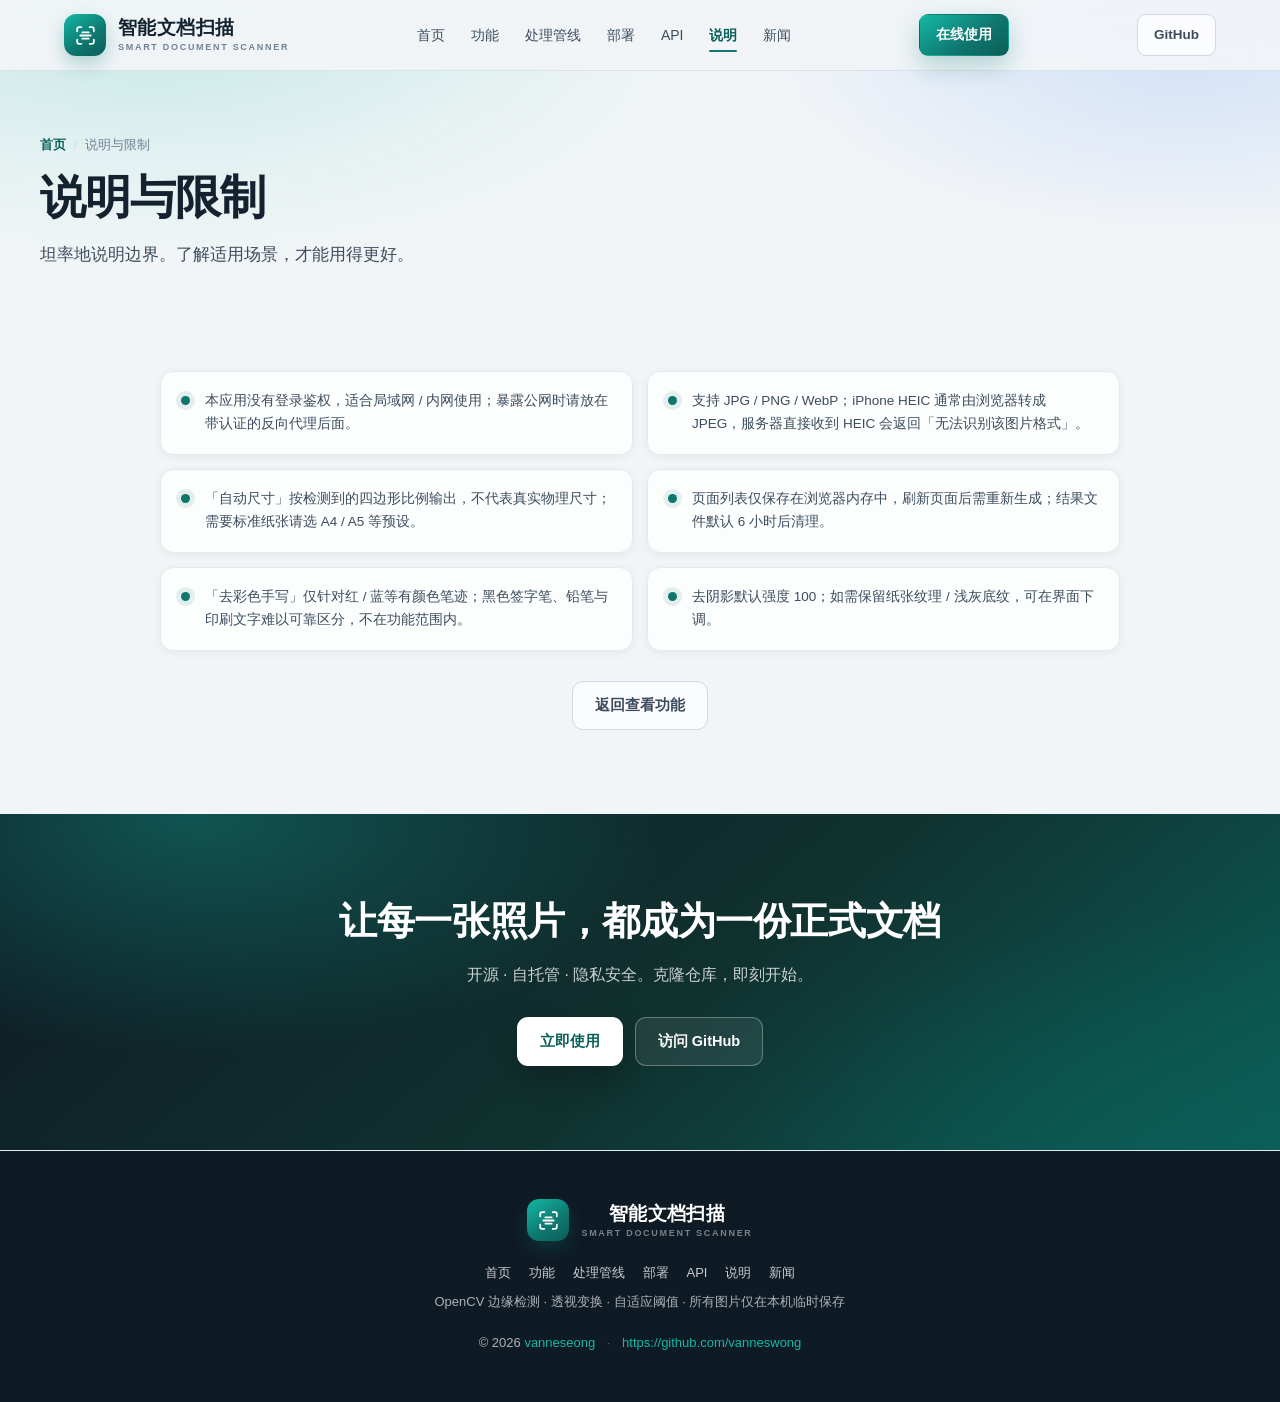
<file: notes.html>
<!doctype html>
<html lang="zh-CN">
<head>
  <meta charset="utf-8">
  <meta name="viewport" content="width=device-width, initial-scale=1, viewport-fit=cover">
  <meta name="theme-color" content="#0f766e">
  <title>说明与限制 - 智能文档扫描 Smart Document Scanner</title>
  <meta name="description" content="智能文档扫描的说明与限制：应用没有登录鉴权，适合局域网/内网使用，暴露公网时建议放在带认证的反向代理后；支持 JPG/PNG/WebP，自动尺寸不代表真实物理尺寸，去彩色手写仅针对红蓝笔迹，白底扫描可能压白浅灰纹理、浅色水印与大面积深色色块，结果文件默认 6 小时后自动清理；去阴影默认强度 100，可在界面下调。">
  <meta name="keywords" content="文档扫描说明,使用限制,隐私安全,去彩色手写限制,HEIC,自动尺寸,局域网">
  <meta name="robots" content="index,follow">
  <meta name="author" content="vanneseong">
  <link rel="canonical" href="https://smartscanner.zynotes.cn/notes.html">
  <link rel="stylesheet" href="style.css">
  <link rel="icon" href="favicon.svg" type="image/svg+xml">
  <link rel="icon" href="favicon-32x32.png" type="image/png" sizes="32x32">
  <link rel="icon" href="favicon-16x16.png" type="image/png" sizes="16x16">
  <link rel="apple-touch-icon" href="apple-touch-icon.png">

  <!-- Open Graph -->
  <meta property="og:type" content="website">
  <meta property="og:site_name" content="智能文档扫描 Smart Document Scanner">
  <meta property="og:title" content="说明与限制 - 智能文档扫描 Smart Document Scanner">
  <meta property="og:description" content="智能文档扫描的说明与限制：应用没有登录鉴权，适合局域网/内网使用，暴露公网时建议放在带认证的反向代理后；支持 JPG/PNG/WebP，自动尺寸不代表真实物理尺寸，去彩色手写仅针对红蓝笔迹，白底扫描可能压白浅灰纹理、浅色水印与大面积深色色块，结果文件默认 6 小时后自动清理；去阴影默认强度 100，可在界面下调。">
  <meta property="og:url" content="https://smartscanner.zynotes.cn/notes.html">
  <meta property="og:locale" content="zh_CN">

  <!-- Twitter -->
  <meta name="twitter:card" content="summary">
  <meta name="twitter:title" content="说明与限制 - 智能文档扫描 Smart Document Scanner">
  <meta name="twitter:description" content="智能文档扫描的说明与限制：应用没有登录鉴权，适合局域网/内网使用，暴露公网时建议放在带认证的反向代理后；支持 JPG/PNG/WebP，自动尺寸不代表真实物理尺寸，去彩色手写仅针对红蓝笔迹，白底扫描可能压白浅灰纹理、浅色水印与大面积深色色块，结果文件默认 6 小时后自动清理；去阴影默认强度 100，可在界面下调。">

  <!-- 结构化数据 -->
  <script type="application/ld+json">
  {
    "@context": "https://schema.org",
    "@graph": [
      {
        "@type": "WebPage",
        "@id": "https://smartscanner.zynotes.cn/notes.html#webpage",
        "url": "https://smartscanner.zynotes.cn/notes.html",
        "name": "说明与限制 - 智能文档扫描 Smart Document Scanner",
        "description": "智能文档扫描的说明与限制：应用没有登录鉴权，适合局域网/内网使用，暴露公网时建议放在带认证的反向代理后；支持 JPG/PNG/WebP，自动尺寸不代表真实物理尺寸，去彩色手写仅针对红蓝笔迹，白底扫描可能压白浅灰纹理、浅色水印与大面积深色色块，结果文件默认 6 小时后自动清理；去阴影默认强度 100，可在界面下调。",
        "inLanguage": "zh-CN",
        "isPartOf": { "@id": "https://smartscanner.zynotes.cn/#website" }
      },
      {
        "@type": "BreadcrumbList",
        "itemListElement": [
          { "@type": "ListItem", "position": 1, "name": "首页", "item": "https://smartscanner.zynotes.cn/" },
          { "@type": "ListItem", "position": 2, "name": "说明与限制", "item": "https://smartscanner.zynotes.cn/notes.html" }
        ]
      }
    ]
  }
  </script>
</head>
<body>

  <!-- ======================= Nav ======================= -->
  <header class="nav" id="nav">
    <div class="nav-inner">
      <a class="brand" href="index.html">
        <div class="brand-mark" aria-hidden="true">
          <svg viewBox="0 0 24 24" fill="none" stroke="currentColor" stroke-width="1.7" stroke-linecap="round" stroke-linejoin="round">
            <path d="M4 8V6a2 2 0 0 1 2-2h2M16 4h2a2 2 0 0 1 2 2v2M20 16v2a2 2 0 0 1-2 2h-2M8 20H6a2 2 0 0 1-2-2v-2"/>
            <path d="M7 12h10M9 9h6M9 15h6"/>
          </svg>
        </div>
        <span class="brand-text">
          <strong>智能文档扫描</strong>
          <span>SMART DOCUMENT SCANNER</span>
        </span>
      </a>
      <nav class="nav-links" aria-label="主导航">
        <a href="index.html">首页</a>
        <a href="features.html">功能</a>
        <a href="pipeline.html">处理管线</a>
        <a href="deploy.html">部署</a>
        <a href="api.html">API</a>
        <a href="notes.html" class="active" aria-current="page">说明</a>
        <a href="news.html">新闻</a>
      </nav>
      <a class="btn small primary" href="https://scanner.zynotes.cn/" target="_blank" rel="noopener">在线使用</a>
      <a class="btn small ghost" href="https://github.com/vanneswong/smart-doc-scanner" target="_blank" rel="noopener">GitHub</a>
    </div>
  </header>

  <main>
    <!-- ======================= Page Hero ======================= -->
    <section class="page-hero">
      <div class="page-hero-inner">
        <nav class="breadcrumb" aria-label="面包屑">
          <a href="index.html">首页</a><span class="sep">/</span><span>说明与限制</span>
        </nav>
        <h1>说明与限制</h1>
        <p class="lead">坦率地说明边界。了解适用场景，才能用得更好。</p>
      </div>
    </section>

    <!-- ======================= Notes ======================= -->
    <section class="section" id="notes">
      <div class="notes-grid">
        <div class="note"><span class="note-dot"></span>本应用没有登录鉴权，适合局域网 / 内网使用；暴露公网时请放在带认证的反向代理后面。</div>
        <div class="note"><span class="note-dot"></span>支持 JPG / PNG / WebP；iPhone HEIC 通常由浏览器转成 JPEG，服务器直接收到 HEIC 会返回「无法识别该图片格式」。</div>
        <div class="note"><span class="note-dot"></span>「自动尺寸」按检测到的四边形比例输出，不代表真实物理尺寸；需要标准纸张请选 A4 / A5 等预设。</div>
        <div class="note"><span class="note-dot"></span>页面列表仅保存在浏览器内存中，刷新页面后需重新生成；结果文件默认 6 小时后清理。</div>
        <div class="note"><span class="note-dot"></span>「去彩色手写」仅针对红 / 蓝等有颜色笔迹；黑色签字笔、铅笔与印刷文字难以可靠区分，不在功能范围内。</div>
        <div class="note"><span class="note-dot"></span>去阴影默认强度 100；如需保留纸张纹理 / 浅灰底纹，可在界面下调。</div>
      </div>

      <div class="section-more">
        <a class="btn ghost" href="features.html">返回查看功能</a>
      </div>
    </section>

    <!-- ======================= CTA ======================= -->
    <section class="cta">
      <div class="cta-inner">
        <h2>让每一张照片，都成为一份正式文档</h2>
        <p>开源 · 自托管 · 隐私安全。克隆仓库，即刻开始。</p>
        <div class="cta-actions">
          <a class="btn primary" href="https://scanner.zynotes.cn/" target="_blank" rel="noopener">立即使用</a>
          <a class="btn ghost on-dark" href="https://github.com/vanneswong/smart-doc-scanner" target="_blank" rel="noopener">访问 GitHub</a>
        </div>
      </div>
    </section>
  </main>

  <!-- ======================= Footer ======================= -->
  <footer class="footer">
    <div class="footer-inner">
      <div class="brand">
        <div class="brand-mark" aria-hidden="true">
          <svg viewBox="0 0 24 24" fill="none" stroke="currentColor" stroke-width="1.7" stroke-linecap="round" stroke-linejoin="round">
            <path d="M4 8V6a2 2 0 0 1 2-2h2M16 4h2a2 2 0 0 1 2 2v2M20 16v2a2 2 0 0 1-2 2h-2M8 20H6a2 2 0 0 1-2-2v-2"/>
            <path d="M7 12h10M9 9h6M9 15h6"/>
          </svg>
        </div>
        <span class="brand-text">
          <strong>智能文档扫描</strong>
          <span>SMART DOCUMENT SCANNER</span>
        </span>
      </div>
      <nav class="footer-nav" aria-label="页脚导航">
        <a href="index.html">首页</a>
        <a href="features.html">功能</a>
        <a href="pipeline.html">处理管线</a>
        <a href="deploy.html">部署</a>
        <a href="api.html">API</a>
        <a href="notes.html">说明</a>
        <a href="news.html">新闻</a>
      </nav>
      <p>OpenCV 边缘检测 · 透视变换 · 自适应阈值 · 所有图片仅在本机临时保存</p>
      <p class="copyright">
        © 2026 <a href="https://github.com/vanneswong" target="_blank" rel="noopener">vanneseong</a>
        <span class="sep">·</span>
        <a href="https://github.com/vanneswong" target="_blank" rel="noopener">https://github.com/vanneswong</a>
      </p>
    </div>
  </footer>

  <!-- 百度统计 -->
  <script>
    var _hmt = _hmt || [];
    (function() {
      var hm = document.createElement("script");
      hm.src = "https://hm.baidu.com/hm.js?dd2719ba4c3975b36cbf6042f6fdc3d3";
      var s = document.getElementsByTagName("script")[0];
      s.parentNode.insertBefore(hm, s);
    })();
  </script>

  <script src="app.js"></script>
</body>
</html>
</file>
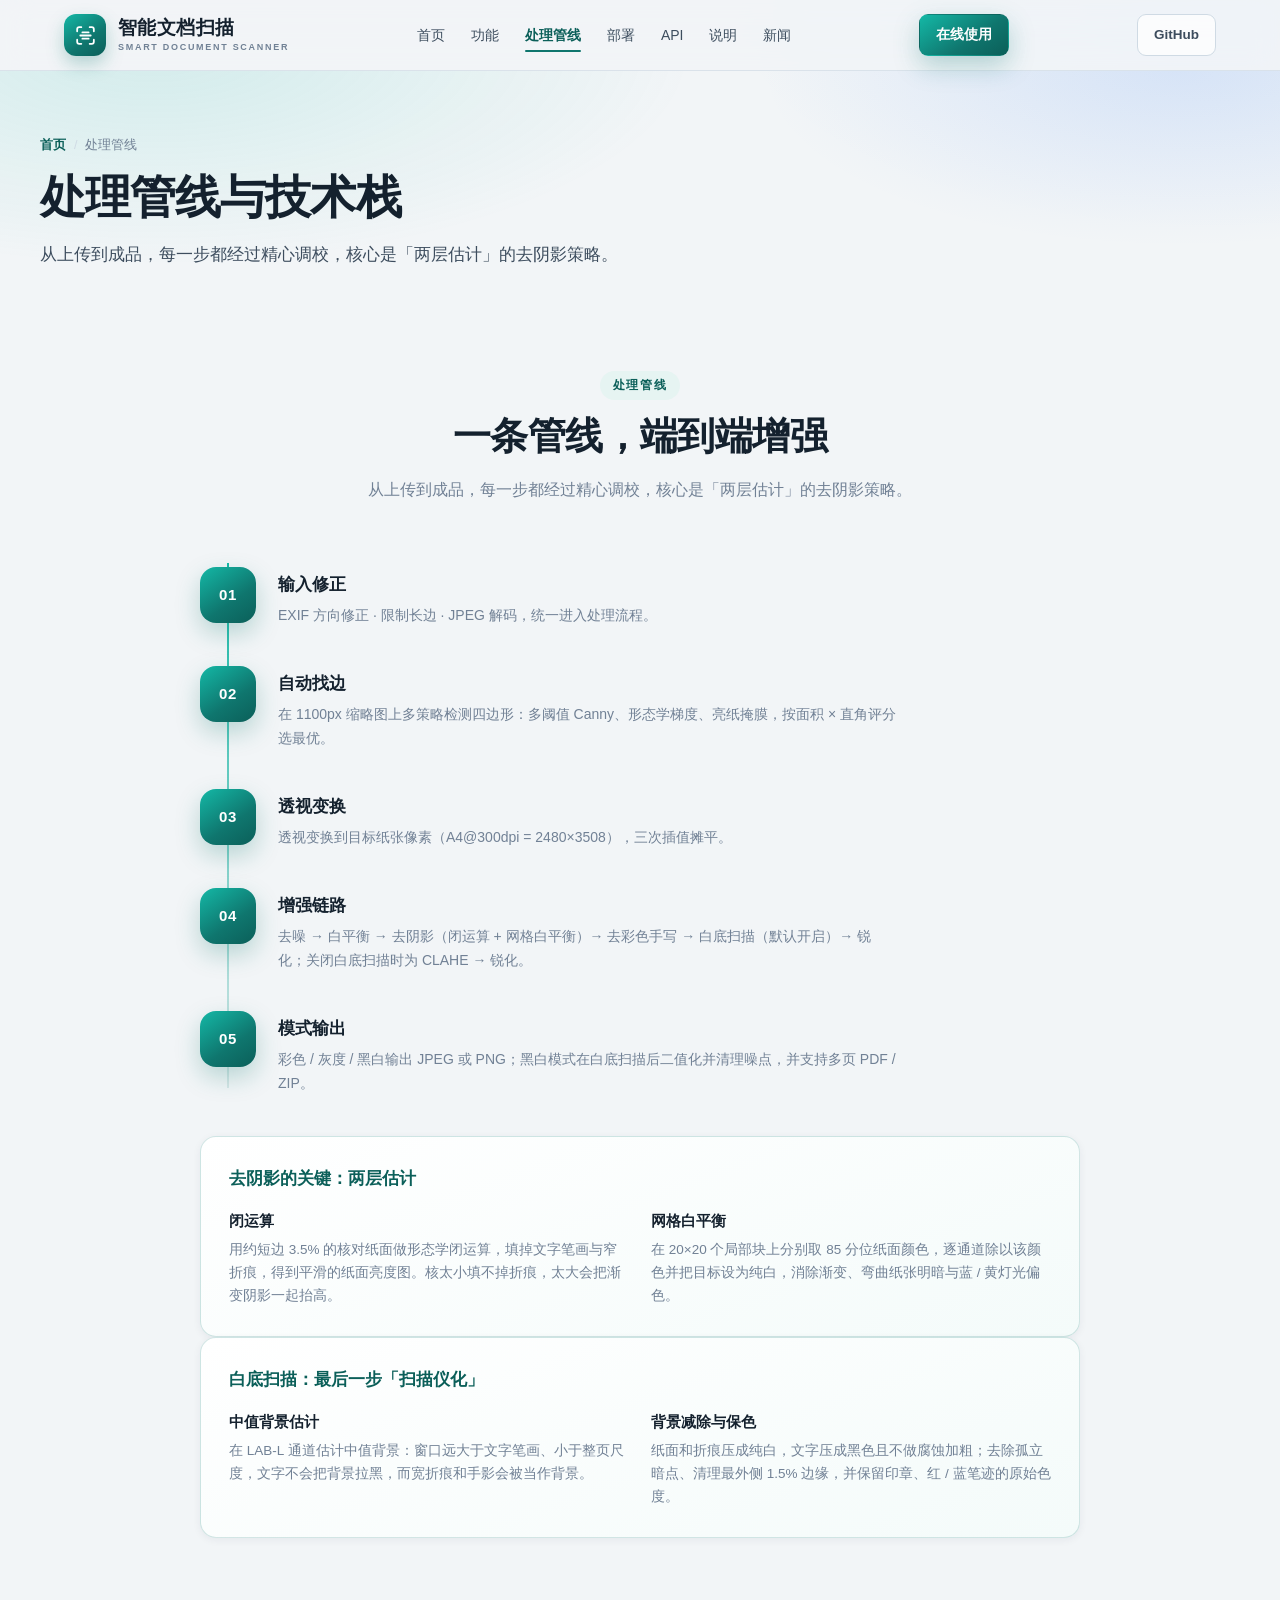
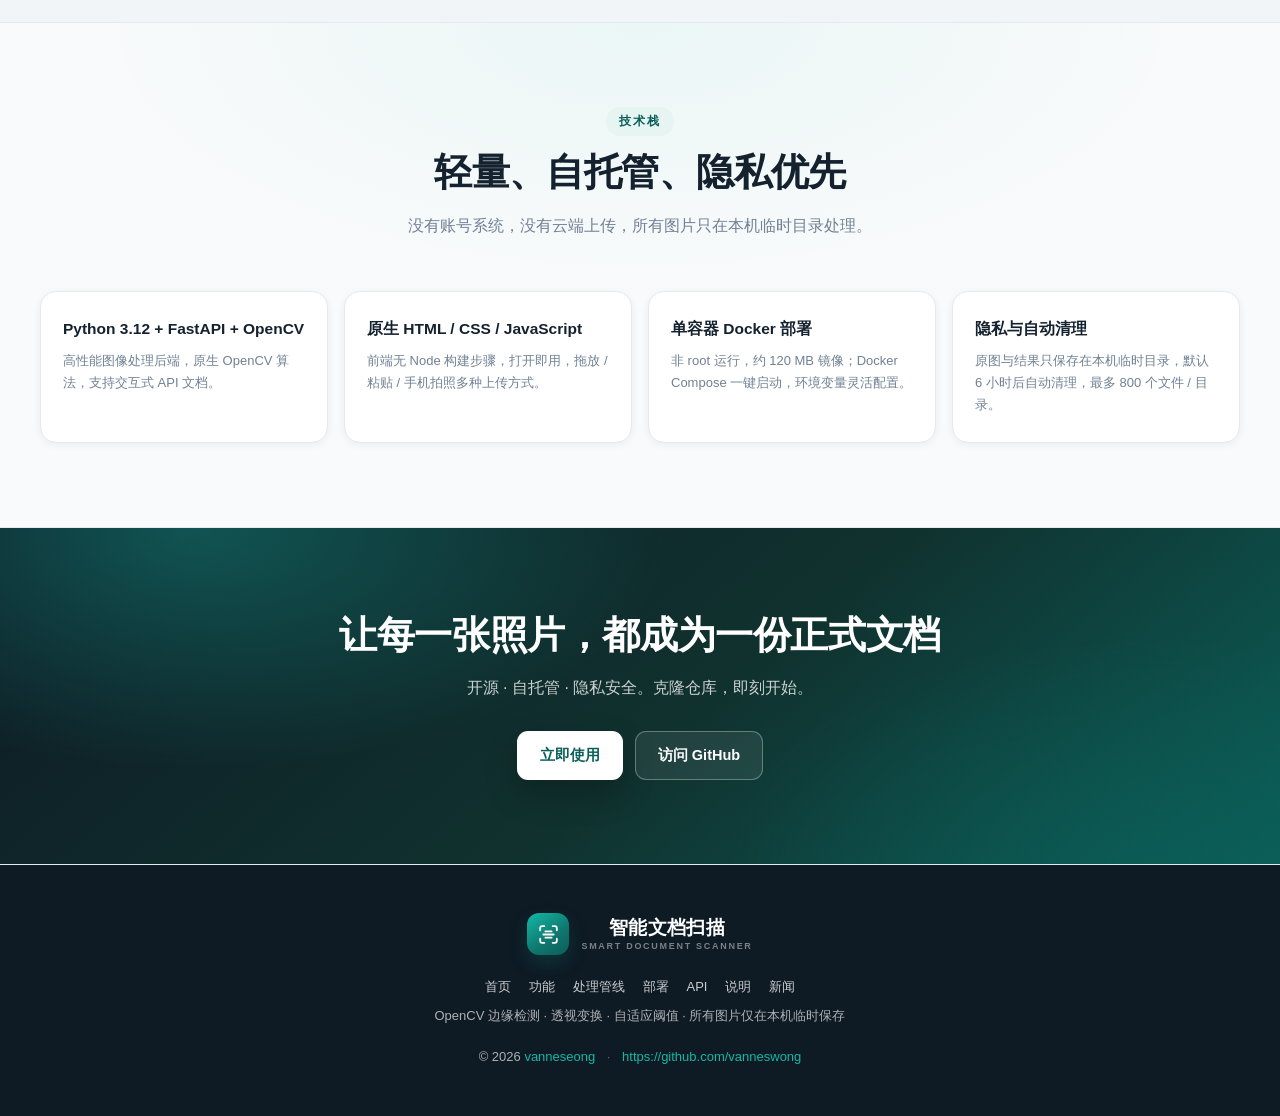
<file: pipeline.html>
<!doctype html>
<html lang="zh-CN">
<head>
  <meta charset="utf-8">
  <meta name="viewport" content="width=device-width, initial-scale=1, viewport-fit=cover">
  <meta name="theme-color" content="#0f766e">
  <title>处理管线与技术栈 - 智能文档扫描 Smart Document Scanner</title>
  <meta name="description" content="智能文档扫描的端到端图像处理管线：EXIF 输入修正、1100px 缩略图上多策略自动找边、透视变换摊平成标准纸张、去噪与白平衡，以及「闭运算 + 20×20 网格白平衡」两层估计去阴影，并详解白底扫描（中值背景减除、保留彩色印章）原理；技术栈为 Python 3.12 + FastAPI + OpenCV。">
  <meta name="keywords" content="图像处理管线,透视变换,去阴影算法,闭运算,网格白平衡,FastAPI,OpenCV,Docker,自托管">
  <meta name="robots" content="index,follow">
  <meta name="author" content="vanneseong">
  <link rel="canonical" href="https://smartscanner.zynotes.cn/pipeline.html">
  <link rel="stylesheet" href="style.css">
  <link rel="icon" href="favicon.svg" type="image/svg+xml">
  <link rel="icon" href="favicon-32x32.png" type="image/png" sizes="32x32">
  <link rel="icon" href="favicon-16x16.png" type="image/png" sizes="16x16">
  <link rel="apple-touch-icon" href="apple-touch-icon.png">

  <!-- Open Graph -->
  <meta property="og:type" content="website">
  <meta property="og:site_name" content="智能文档扫描 Smart Document Scanner">
  <meta property="og:title" content="处理管线与技术栈 - 智能文档扫描 Smart Document Scanner">
  <meta property="og:description" content="智能文档扫描的端到端图像处理管线：EXIF 输入修正、1100px 缩略图上多策略自动找边、透视变换摊平成标准纸张、去噪与白平衡，以及「闭运算 + 20×20 网格白平衡」两层估计去阴影，并详解白底扫描（中值背景减除、保留彩色印章）原理；技术栈为 Python 3.12 + FastAPI + OpenCV。">
  <meta property="og:url" content="https://smartscanner.zynotes.cn/pipeline.html">
  <meta property="og:locale" content="zh_CN">

  <!-- Twitter -->
  <meta name="twitter:card" content="summary">
  <meta name="twitter:title" content="处理管线与技术栈 - 智能文档扫描 Smart Document Scanner">
  <meta name="twitter:description" content="智能文档扫描的端到端图像处理管线：EXIF 输入修正、1100px 缩略图上多策略自动找边、透视变换摊平成标准纸张、去噪与白平衡，以及「闭运算 + 20×20 网格白平衡」两层估计去阴影，并详解白底扫描（中值背景减除、保留彩色印章）原理；技术栈为 Python 3.12 + FastAPI + OpenCV。">

  <!-- 结构化数据 -->
  <script type="application/ld+json">
  {
    "@context": "https://schema.org",
    "@graph": [
      {
        "@type": "WebPage",
        "@id": "https://smartscanner.zynotes.cn/pipeline.html#webpage",
        "url": "https://smartscanner.zynotes.cn/pipeline.html",
        "name": "处理管线与技术栈 - 智能文档扫描 Smart Document Scanner",
        "description": "智能文档扫描的端到端图像处理管线：EXIF 输入修正、1100px 缩略图上多策略自动找边、透视变换摊平成标准纸张、去噪与白平衡，以及「闭运算 + 20×20 网格白平衡」两层估计去阴影，并详解白底扫描（中值背景减除、保留彩色印章）原理；技术栈为 Python 3.12 + FastAPI + OpenCV。",
        "inLanguage": "zh-CN",
        "isPartOf": { "@id": "https://smartscanner.zynotes.cn/#website" }
      },
      {
        "@type": "BreadcrumbList",
        "itemListElement": [
          { "@type": "ListItem", "position": 1, "name": "首页", "item": "https://smartscanner.zynotes.cn/" },
          { "@type": "ListItem", "position": 2, "name": "处理管线", "item": "https://smartscanner.zynotes.cn/pipeline.html" }
        ]
      }
    ]
  }
  </script>
</head>
<body>

  <!-- ======================= Nav ======================= -->
  <header class="nav" id="nav">
    <div class="nav-inner">
      <a class="brand" href="index.html">
        <div class="brand-mark" aria-hidden="true">
          <svg viewBox="0 0 24 24" fill="none" stroke="currentColor" stroke-width="1.7" stroke-linecap="round" stroke-linejoin="round">
            <path d="M4 8V6a2 2 0 0 1 2-2h2M16 4h2a2 2 0 0 1 2 2v2M20 16v2a2 2 0 0 1-2 2h-2M8 20H6a2 2 0 0 1-2-2v-2"/>
            <path d="M7 12h10M9 9h6M9 15h6"/>
          </svg>
        </div>
        <span class="brand-text">
          <strong>智能文档扫描</strong>
          <span>SMART DOCUMENT SCANNER</span>
        </span>
      </a>
      <nav class="nav-links" aria-label="主导航">
        <a href="index.html">首页</a>
        <a href="features.html">功能</a>
        <a href="pipeline.html" class="active" aria-current="page">处理管线</a>
        <a href="deploy.html">部署</a>
        <a href="api.html">API</a>
        <a href="notes.html">说明</a>
        <a href="news.html">新闻</a>
      </nav>
      <a class="btn small primary" href="https://scanner.zynotes.cn/" target="_blank" rel="noopener">在线使用</a>
      <a class="btn small ghost" href="https://github.com/vanneswong/smart-doc-scanner" target="_blank" rel="noopener">GitHub</a>
    </div>
  </header>

  <main>
    <!-- ======================= Page Hero ======================= -->
    <section class="page-hero">
      <div class="page-hero-inner">
        <nav class="breadcrumb" aria-label="面包屑">
          <a href="index.html">首页</a><span class="sep">/</span><span>处理管线</span>
        </nav>
        <h1>处理管线与技术栈</h1>
        <p class="lead">从上传到成品，每一步都经过精心调校，核心是「两层估计」的去阴影策略。</p>
      </div>
    </section>

    <!-- ======================= Pipeline ======================= -->
    <section class="section" id="pipeline">
      <div class="section-head">
        <span class="eyebrow">处理管线</span>
        <h2>一条管线，端到端增强</h2>
        <p>从上传到成品，每一步都经过精心调校，核心是「两层估计」的去阴影策略。</p>
      </div>

      <div class="pipeline">
        <div class="pipe-step">
          <span class="pipe-num">01</span>
          <div>
            <h3>输入修正</h3>
            <p>EXIF 方向修正 · 限制长边 · JPEG 解码，统一进入处理流程。</p>
          </div>
        </div>
        <div class="pipe-step">
          <span class="pipe-num">02</span>
          <div>
            <h3>自动找边</h3>
            <p>在 1100px 缩略图上多策略检测四边形：多阈值 Canny、形态学梯度、亮纸掩膜，按面积 × 直角评分选最优。</p>
          </div>
        </div>
        <div class="pipe-step">
          <span class="pipe-num">03</span>
          <div>
            <h3>透视变换</h3>
            <p>透视变换到目标纸张像素（A4@300dpi = 2480×3508），三次插值摊平。</p>
          </div>
        </div>
        <div class="pipe-step">
          <span class="pipe-num">04</span>
          <div>
            <h3>增强链路</h3>
            <p>去噪 → 白平衡 → 去阴影（闭运算 + 网格白平衡）→ 去彩色手写 → 白底扫描（默认开启）→ 锐化；关闭白底扫描时为 CLAHE → 锐化。</p>
          </div>
        </div>
        <div class="pipe-step">
          <span class="pipe-num">05</span>
          <div>
            <h3>模式输出</h3>
            <p>彩色 / 灰度 / 黑白输出 JPEG 或 PNG；黑白模式在白底扫描后二值化并清理噪点，并支持多页 PDF / ZIP。</p>
          </div>
        </div>
      </div>

      <div class="insight">
        <h3>去阴影的关键：两层估计</h3>
        <div class="insight-grid">
          <div class="insight-item">
            <strong>闭运算</strong>
            <p>用约短边 3.5% 的核对纸面做形态学闭运算，填掉文字笔画与窄折痕，得到平滑的纸面亮度图。核太小填不掉折痕，太大会把渐变阴影一起抬高。</p>
          </div>
          <div class="insight-item">
            <strong>网格白平衡</strong>
            <p>在 20×20 个局部块上分别取 85 分位纸面颜色，逐通道除以该颜色并把目标设为纯白，消除渐变、弯曲纸张明暗与蓝 / 黄灯光偏色。</p>
          </div>
        </div>
      </div>

      <div class="insight">
        <h3>白底扫描：最后一步「扫描仪化」</h3>
        <div class="insight-grid">
          <div class="insight-item">
            <strong>中值背景估计</strong>
            <p>在 LAB-L 通道估计中值背景：窗口远大于文字笔画、小于整页尺度，文字不会把背景拉黑，而宽折痕和手影会被当作背景。</p>
          </div>
          <div class="insight-item">
            <strong>背景减除与保色</strong>
            <p>纸面和折痕压成纯白，文字压成黑色且不做腐蚀加粗；去除孤立暗点、清理最外侧 1.5% 边缘，并保留印章、红 / 蓝笔迹的原始色度。</p>
          </div>
        </div>
      </div>
    </section>

    <!-- ======================= Tech ======================= -->
    <section class="section section-tint" id="tech">
      <div class="section-head">
        <span class="eyebrow">技术栈</span>
        <h2>轻量、自托管、隐私优先</h2>
        <p>没有账号系统，没有云端上传，所有图片只在本机临时目录处理。</p>
      </div>

      <div class="tech-grid">
        <article class="card tech">
          <h3>Python 3.12 + FastAPI + OpenCV</h3>
          <p>高性能图像处理后端，原生 OpenCV 算法，支持交互式 API 文档。</p>
        </article>
        <article class="card tech">
          <h3>原生 HTML / CSS / JavaScript</h3>
          <p>前端无 Node 构建步骤，打开即用，拖放 / 粘贴 / 手机拍照多种上传方式。</p>
        </article>
        <article class="card tech">
          <h3>单容器 Docker 部署</h3>
          <p>非 root 运行，约 120 MB 镜像；Docker Compose 一键启动，环境变量灵活配置。</p>
        </article>
        <article class="card tech">
          <h3>隐私与自动清理</h3>
          <p>原图与结果只保存在本机临时目录，默认 6 小时后自动清理，最多 800 个文件 / 目录。</p>
        </article>
      </div>
    </section>

    <!-- ======================= CTA ======================= -->
    <section class="cta">
      <div class="cta-inner">
        <h2>让每一张照片，都成为一份正式文档</h2>
        <p>开源 · 自托管 · 隐私安全。克隆仓库，即刻开始。</p>
        <div class="cta-actions">
          <a class="btn primary" href="https://scanner.zynotes.cn/" target="_blank" rel="noopener">立即使用</a>
          <a class="btn ghost on-dark" href="https://github.com/vanneswong/smart-doc-scanner" target="_blank" rel="noopener">访问 GitHub</a>
        </div>
      </div>
    </section>
  </main>

  <!-- ======================= Footer ======================= -->
  <footer class="footer">
    <div class="footer-inner">
      <div class="brand">
        <div class="brand-mark" aria-hidden="true">
          <svg viewBox="0 0 24 24" fill="none" stroke="currentColor" stroke-width="1.7" stroke-linecap="round" stroke-linejoin="round">
            <path d="M4 8V6a2 2 0 0 1 2-2h2M16 4h2a2 2 0 0 1 2 2v2M20 16v2a2 2 0 0 1-2 2h-2M8 20H6a2 2 0 0 1-2-2v-2"/>
            <path d="M7 12h10M9 9h6M9 15h6"/>
          </svg>
        </div>
        <span class="brand-text">
          <strong>智能文档扫描</strong>
          <span>SMART DOCUMENT SCANNER</span>
        </span>
      </div>
      <nav class="footer-nav" aria-label="页脚导航">
        <a href="index.html">首页</a>
        <a href="features.html">功能</a>
        <a href="pipeline.html">处理管线</a>
        <a href="deploy.html">部署</a>
        <a href="api.html">API</a>
        <a href="notes.html">说明</a>
        <a href="news.html">新闻</a>
      </nav>
      <p>OpenCV 边缘检测 · 透视变换 · 自适应阈值 · 所有图片仅在本机临时保存</p>
      <p class="copyright">
        © 2026 <a href="https://github.com/vanneswong" target="_blank" rel="noopener">vanneseong</a>
        <span class="sep">·</span>
        <a href="https://github.com/vanneswong" target="_blank" rel="noopener">https://github.com/vanneswong</a>
      </p>
    </div>
  </footer>

  <!-- 百度统计 -->
  <script>
    var _hmt = _hmt || [];
    (function() {
      var hm = document.createElement("script");
      hm.src = "https://hm.baidu.com/hm.js?dd2719ba4c3975b36cbf6042f6fdc3d3";
      var s = document.getElementsByTagName("script")[0];
      s.parentNode.insertBefore(hm, s);
    })();
  </script>

  <script src="app.js"></script>
</body>
</html>
</file>
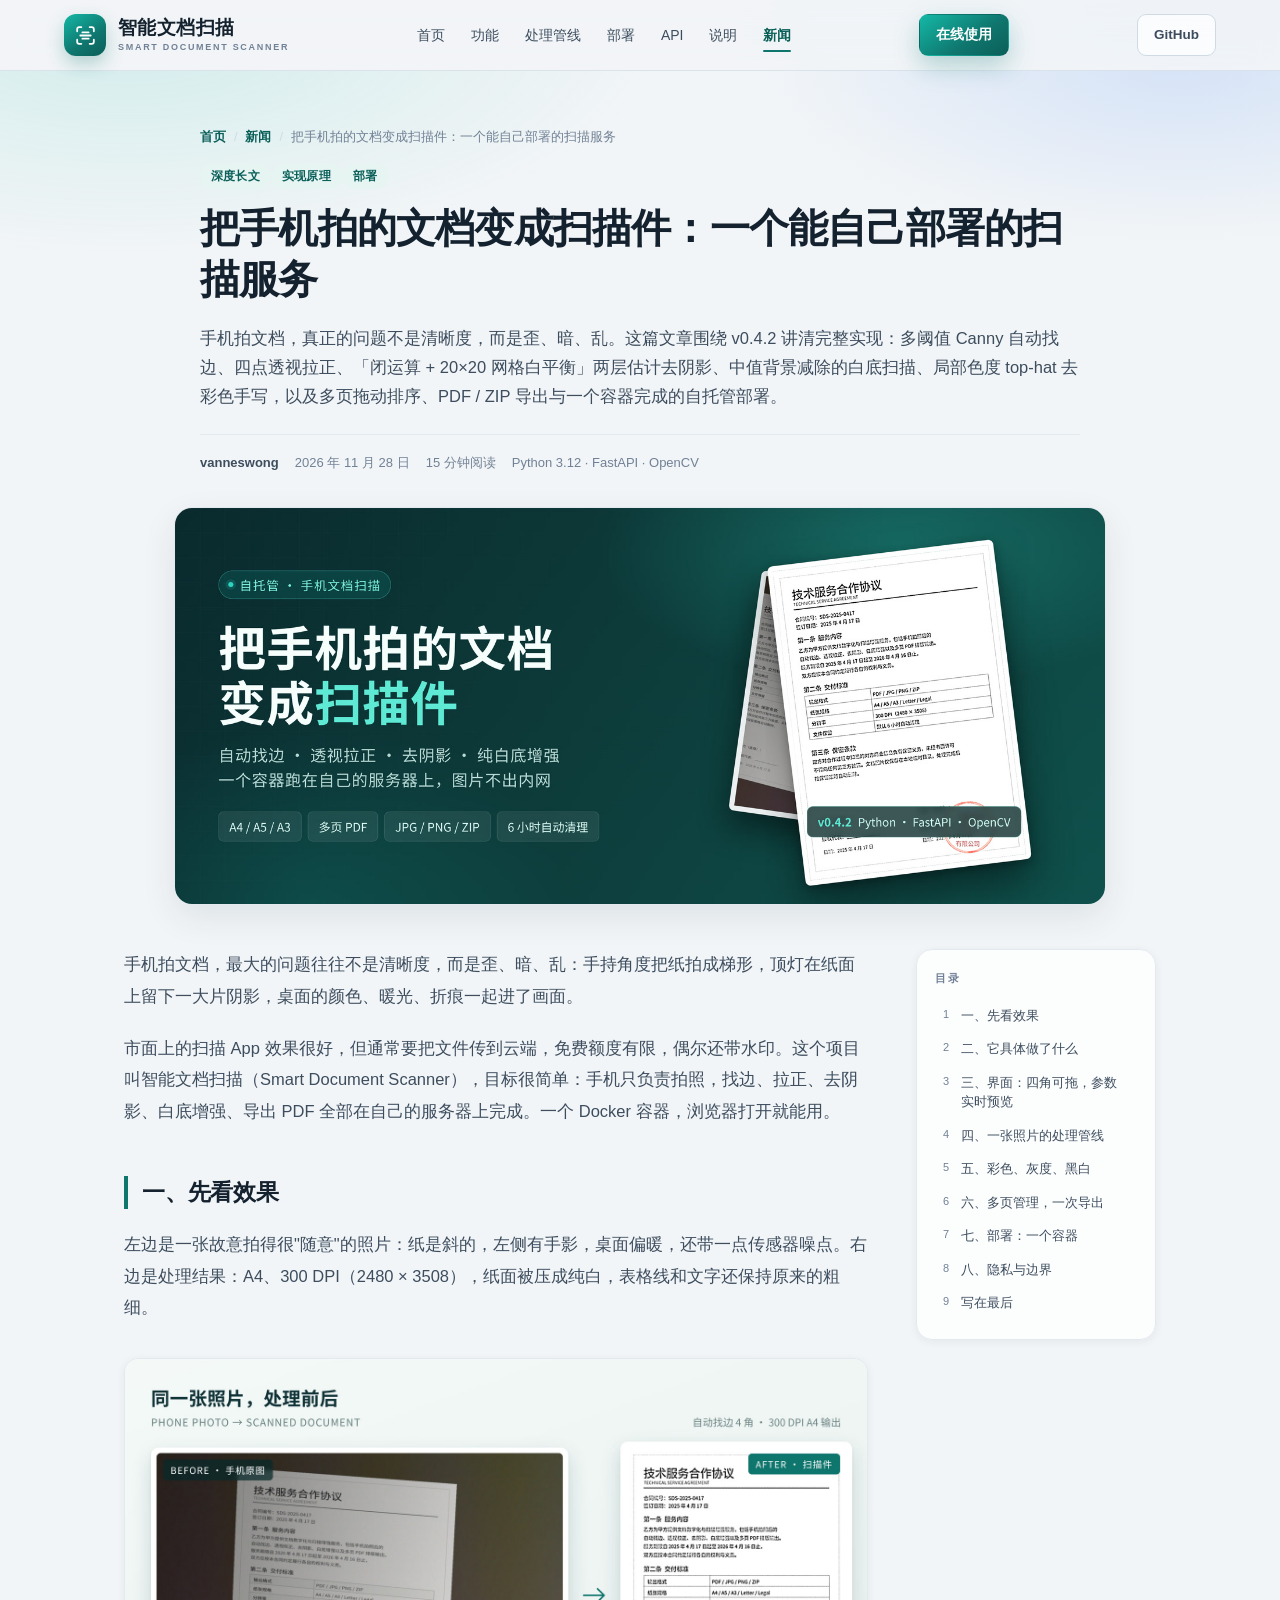
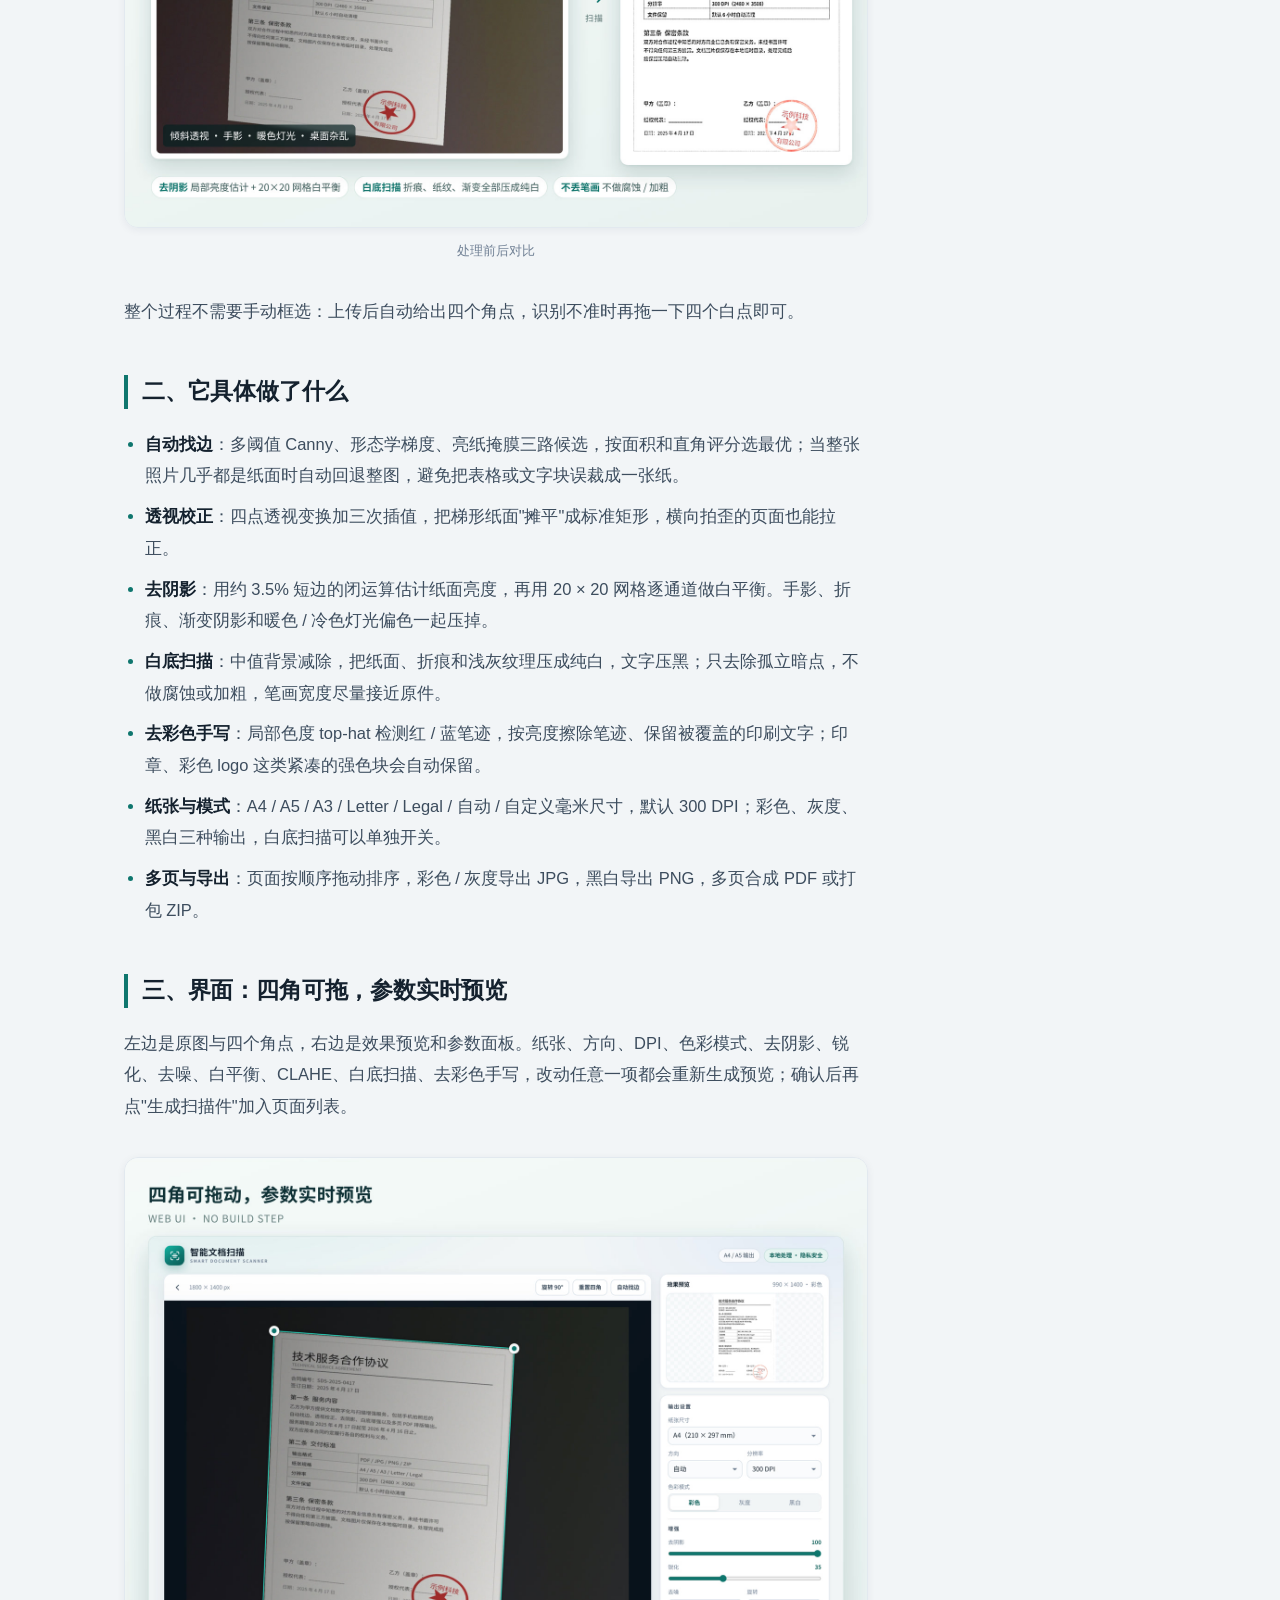
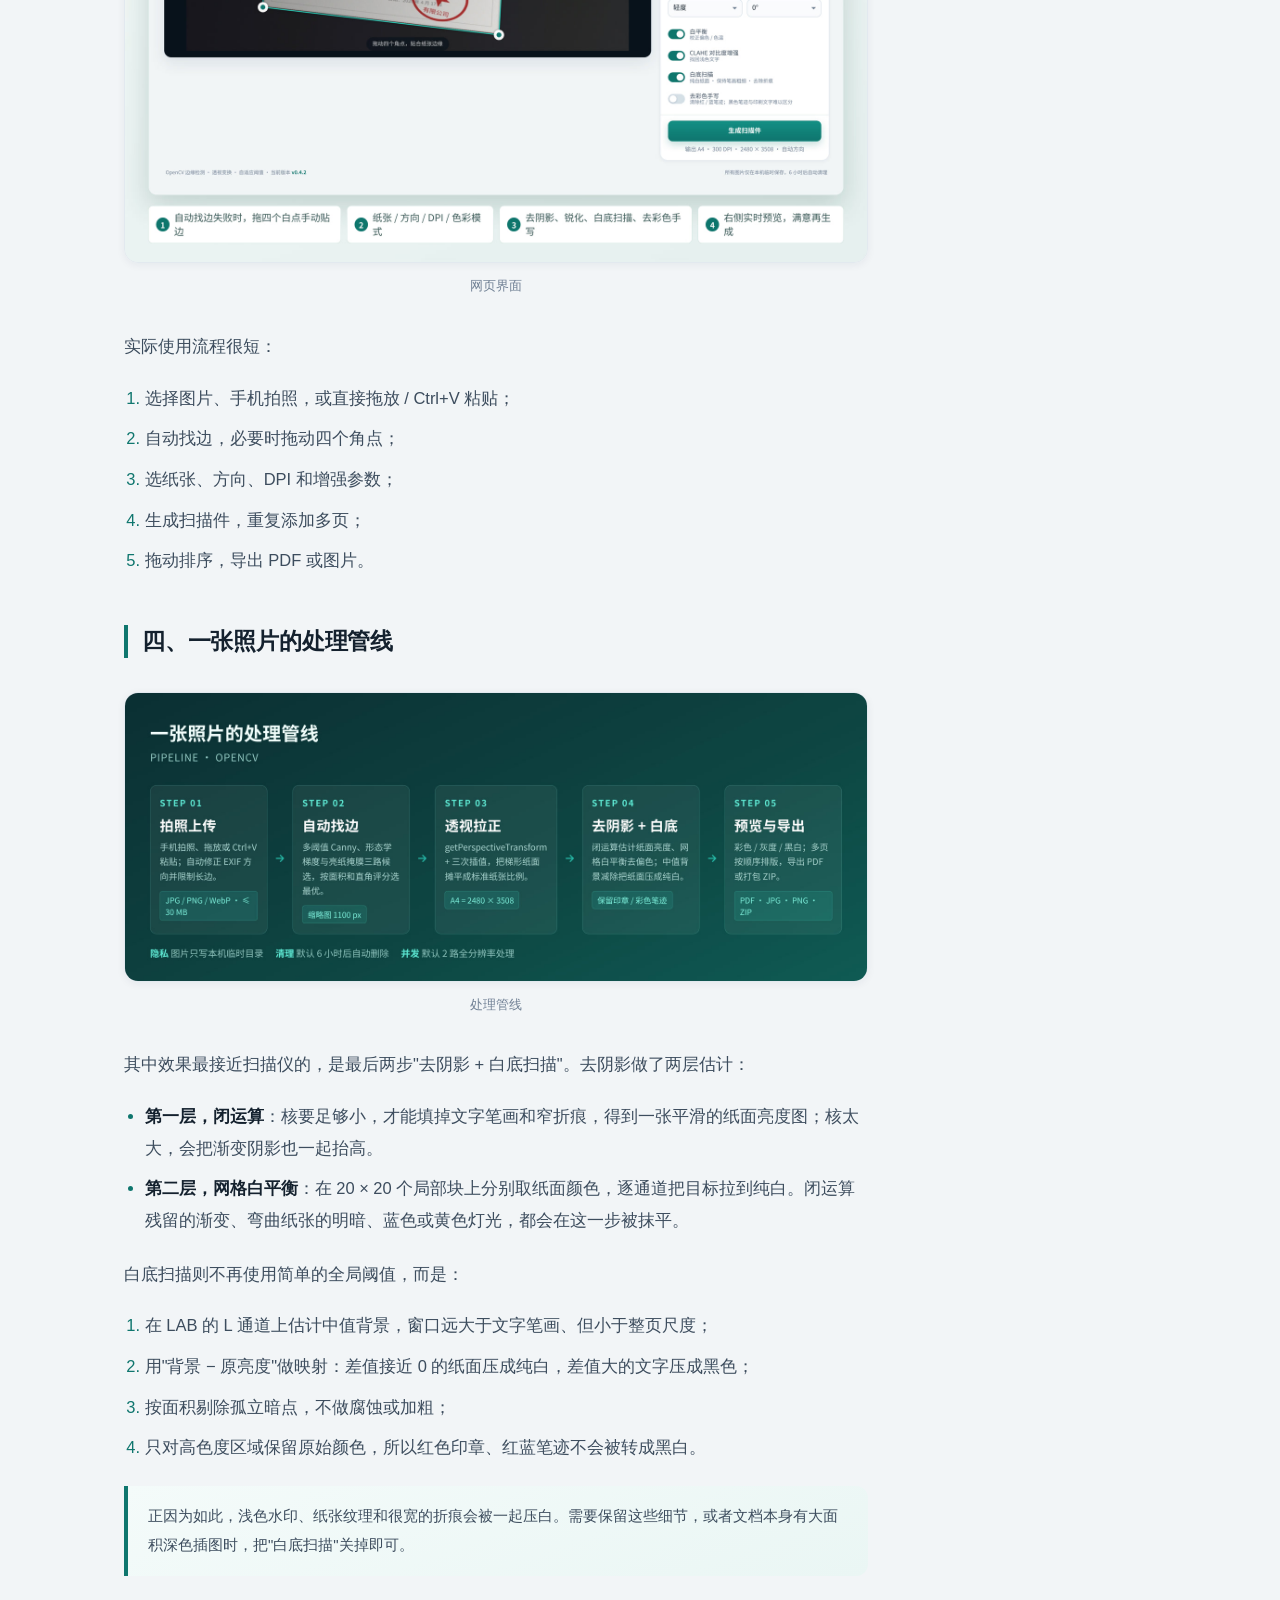
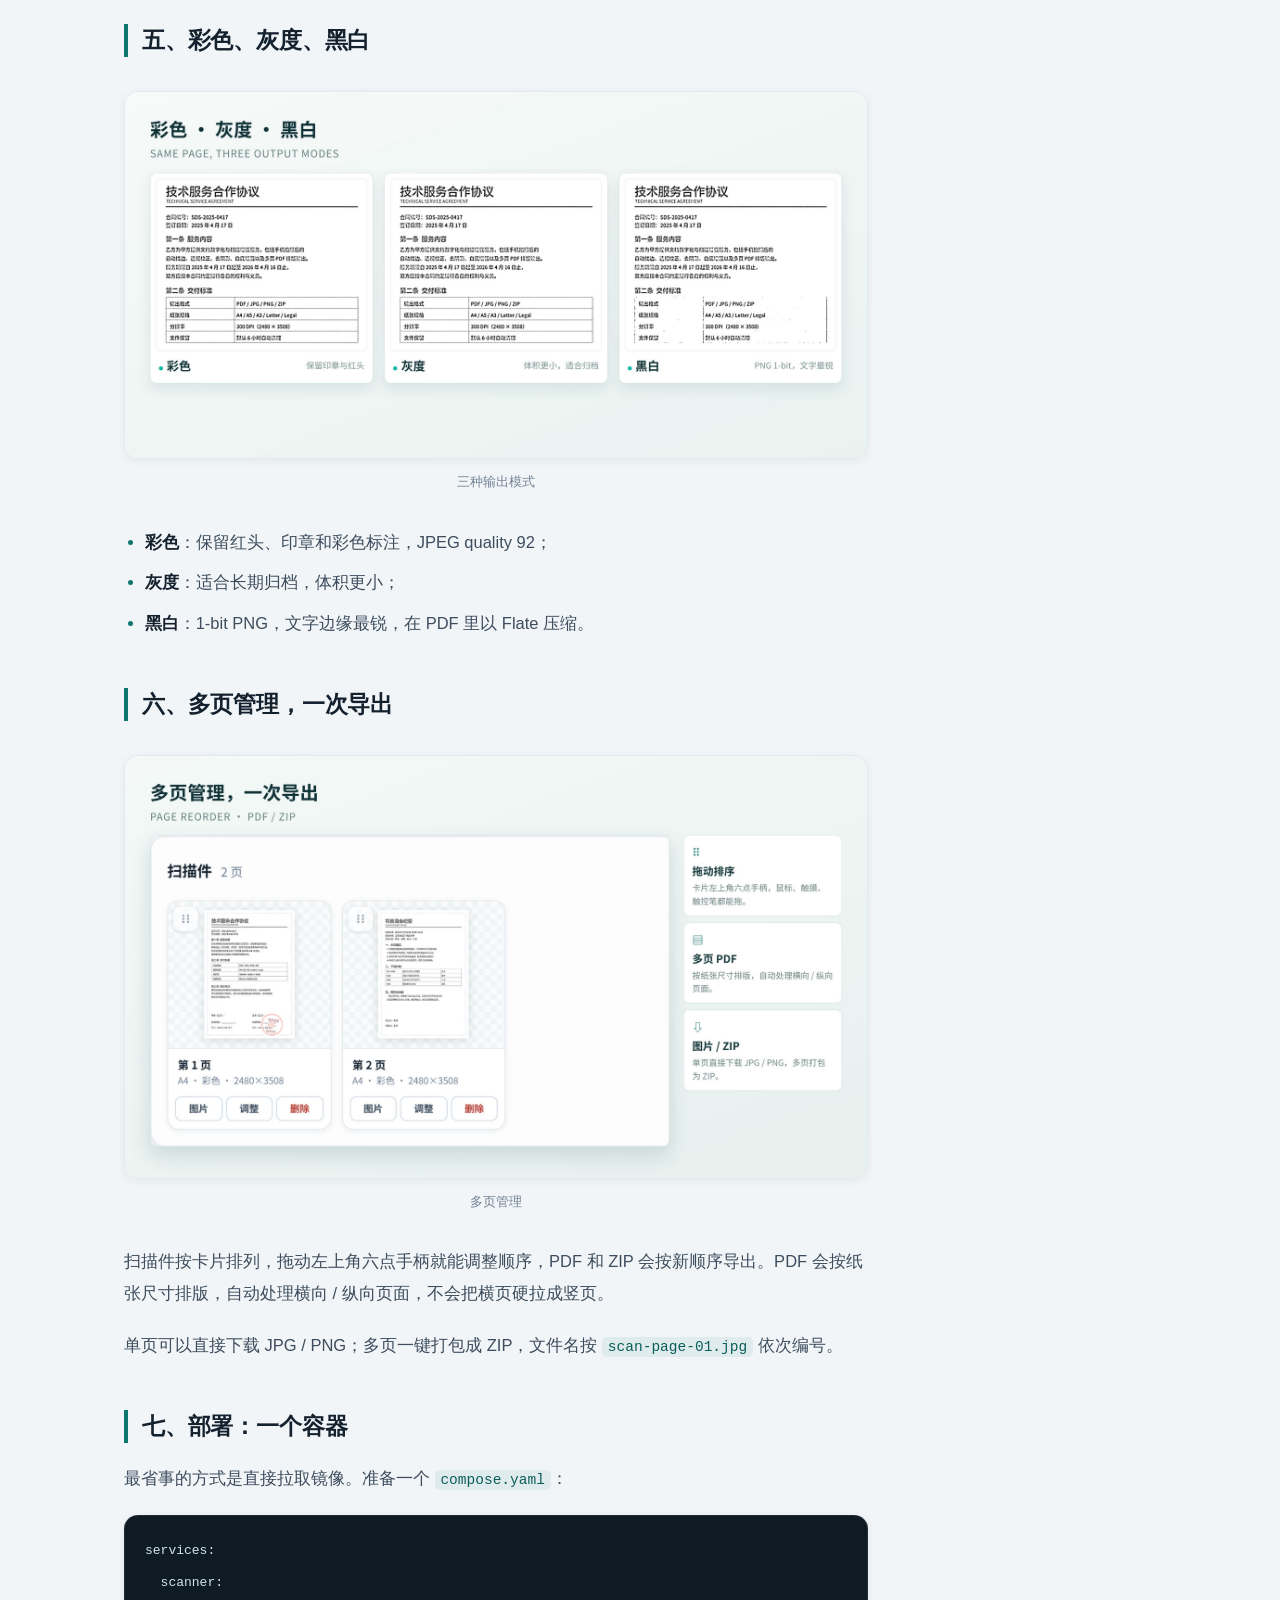
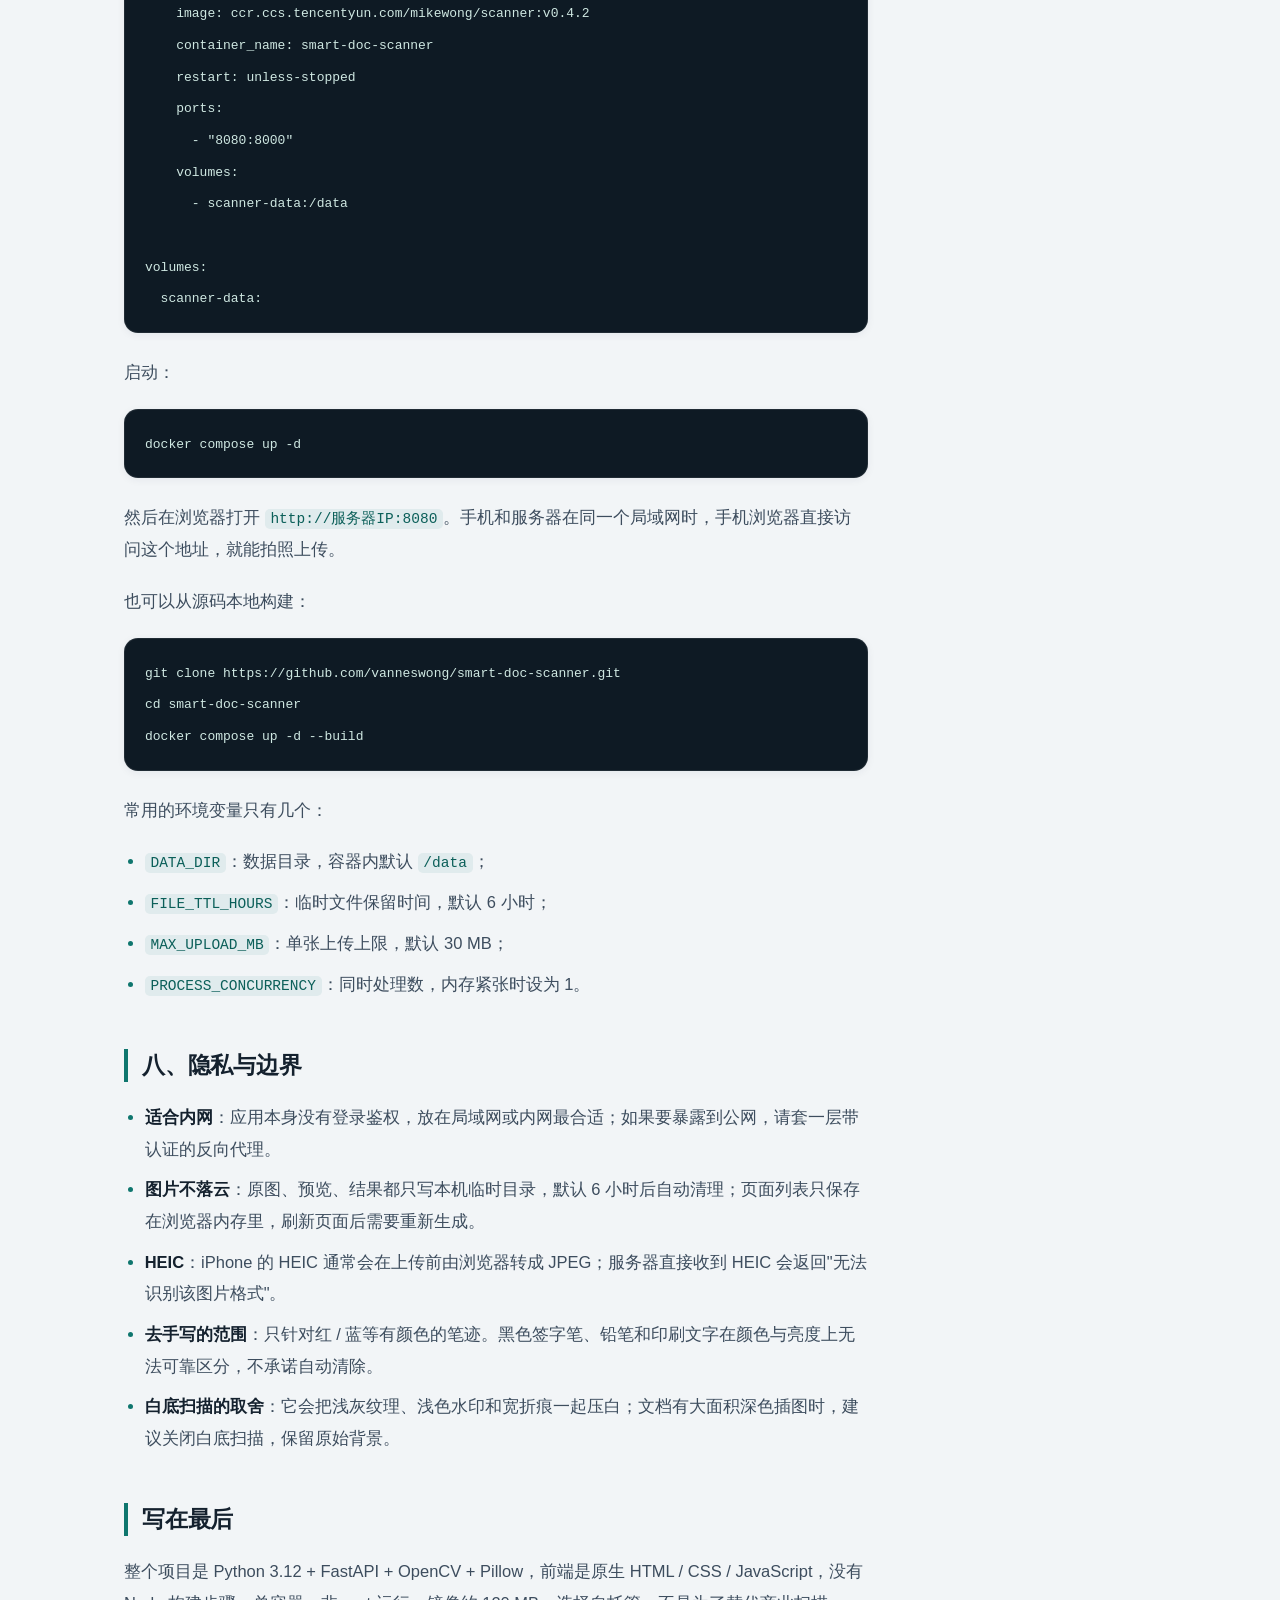
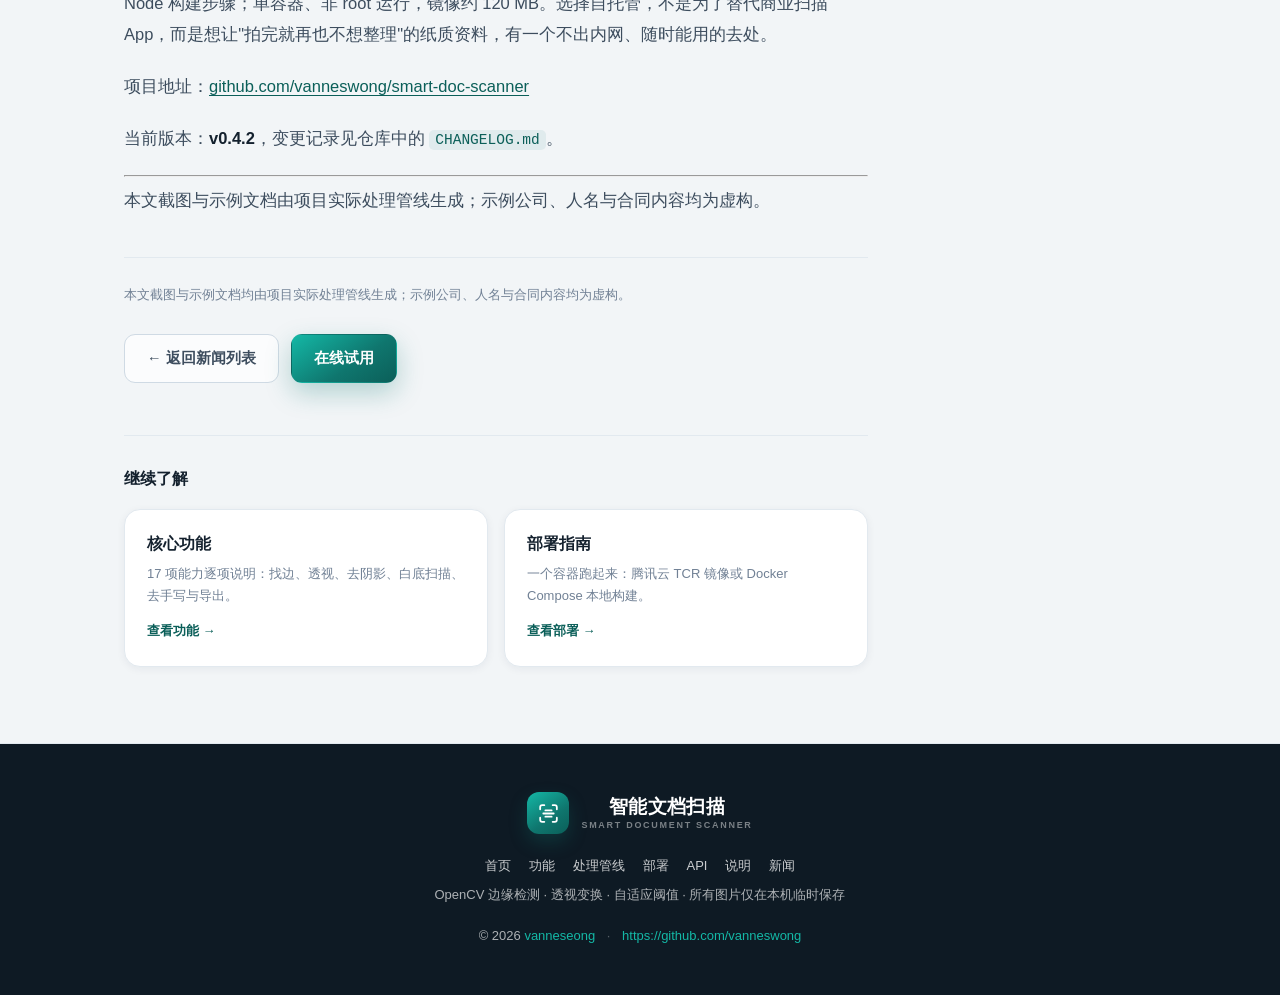
<file: articles/mobile-doc-to-scanner.html>
<!doctype html>
<html lang="zh-CN">
<head>
  <meta charset="utf-8">
  <meta name="viewport" content="width=device-width, initial-scale=1, viewport-fit=cover">
  <meta name="theme-color" content="#0f766e">
  <title>把手机拍的文档变成扫描件：一个能自己部署的扫描服务 - 智能文档扫描</title>
  <meta name="description" content="围绕智能文档扫描 v0.4.2 的深度长文：为什么手机拍文档总是歪、暗、乱，以及多阈值 Canny 自动找边、四点透视拉正、两层估计去阴影、中值背景减除的白底扫描、局部色度 top-hat 去彩色手写、多页拖动排序与 PDF / ZIP 导出，并附原图与扫描件实测效果对比和 Docker 自托管部署的完整命令。">
  <meta name="keywords" content="智能文档扫描,文档扫描,自动找边,透视校正,去阴影,白底扫描,去彩色手写,多页PDF,自托管,Docker">
  <meta name="robots" content="index,follow">
  <meta name="author" content="vanneswong">
  <link rel="canonical" href="https://smartscanner.zynotes.cn/articles/mobile-doc-to-scanner.html">
  <link rel="stylesheet" href="../style.css">
  <link rel="icon" href="../favicon.svg" type="image/svg+xml">
  <link rel="icon" href="../favicon-32x32.png" type="image/png" sizes="32x32">
  <link rel="icon" href="../favicon-16x16.png" type="image/png" sizes="16x16">
  <link rel="apple-touch-icon" href="../apple-touch-icon.png">

  <!-- Open Graph -->
  <meta property="og:type" content="article">
  <meta property="og:site_name" content="智能文档扫描 Smart Document Scanner">
  <meta property="og:title" content="把手机拍的文档变成扫描件：一个能自己部署的扫描服务">
  <meta property="og:description" content="围绕智能文档扫描 v0.4.2 的深度长文：为什么手机拍文档总是歪、暗、乱，以及多阈值 Canny 自动找边、四点透视拉正、两层估计去阴影、中值背景减除的白底扫描、局部色度 top-hat 去彩色手写、多页拖动排序与 PDF / ZIP 导出，并附原图与扫描件实测效果对比和 Docker 自托管部署的完整命令。">
  <meta property="og:url" content="https://smartscanner.zynotes.cn/articles/mobile-doc-to-scanner.html">
  <meta property="og:locale" content="zh_CN">
  <meta property="og:image" content="https://smartscanner.zynotes.cn/articles/images/01-cover.jpg">
  <meta property="article:published_time" content="2026-11-28">
  <meta property="article:author" content="vanneswong">

  <!-- Twitter -->
  <meta name="twitter:card" content="summary_large_image">
  <meta name="twitter:title" content="把手机拍的文档变成扫描件：一个能自己部署的扫描服务">
  <meta name="twitter:description" content="围绕智能文档扫描 v0.4.2 的深度长文：为什么手机拍文档总是歪、暗、乱，以及多阈值 Canny 自动找边、四点透视拉正、两层估计去阴影、中值背景减除的白底扫描、局部色度 top-hat 去彩色手写、多页拖动排序与 PDF / ZIP 导出，并附原图与扫描件实测效果对比和 Docker 自托管部署的完整命令。">
  <meta name="twitter:image" content="https://smartscanner.zynotes.cn/articles/images/01-cover.jpg">

  <!-- 结构化数据 -->
  <script type="application/ld+json">
  {
    "@context": "https://schema.org",
    "@graph": [
      {
        "@type": "Article",
        "@id": "https://smartscanner.zynotes.cn/articles/mobile-doc-to-scanner.html#article",
        "headline": "把手机拍的文档变成扫描件：一个能自己部署的扫描服务",
        "description": "围绕智能文档扫描 v0.4.2 的深度长文：为什么手机拍文档总是歪、暗、乱，以及多阈值 Canny 自动找边、四点透视拉正、两层估计去阴影、中值背景减除的白底扫描、局部色度 top-hat 去彩色手写、多页拖动排序与 PDF / ZIP 导出，并附原图与扫描件实测效果对比和 Docker 自托管部署的完整命令。",
        "image": "https://smartscanner.zynotes.cn/articles/images/01-cover.jpg",
        "datePublished": "2026-11-28",
        "dateModified": "2026-11-28",
        "inLanguage": "zh-CN",
        "author": { "@type": "Person", "name": "vanneswong", "url": "https://github.com/vanneswong" },
        "publisher": { "@type": "Organization", "name": "智能文档扫描 Smart Document Scanner" },
        "isPartOf": { "@id": "https://smartscanner.zynotes.cn/#website" },
        "about": { "@id": "https://smartscanner.zynotes.cn/#application" }
      },
      {
        "@type": "BreadcrumbList",
        "itemListElement": [
          { "@type": "ListItem", "position": 1, "name": "首页", "item": "https://smartscanner.zynotes.cn/" },
          { "@type": "ListItem", "position": 2, "name": "新闻", "item": "https://smartscanner.zynotes.cn/news.html" },
          { "@type": "ListItem", "position": 3, "name": "把手机拍的文档变成扫描件：一个能自己部署的扫描服务", "item": "https://smartscanner.zynotes.cn/articles/mobile-doc-to-scanner.html" }
        ]
      }
    ]
  }
  </script>
</head>
<body>

  <div class="read-progress" id="readProgress" aria-hidden="true"></div>

  <header class="nav" id="nav">
    <div class="nav-inner">
      <a class="brand" href="../index.html">
        <div class="brand-mark" aria-hidden="true">
          <svg viewBox="0 0 24 24" fill="none" stroke="currentColor" stroke-width="1.7" stroke-linecap="round" stroke-linejoin="round">
            <path d="M4 8V6a2 2 0 0 1 2-2h2M16 4h2a2 2 0 0 1 2 2v2M20 16v2a2 2 0 0 1-2 2h-2M8 20H6a2 2 0 0 1-2-2v-2"/>
            <path d="M7 12h10M9 9h6M9 15h6"/>
          </svg>
        </div>
        <span class="brand-text">
          <strong>智能文档扫描</strong>
          <span>SMART DOCUMENT SCANNER</span>
        </span>
      </a>
      <nav class="nav-links" aria-label="主导航">
        <a href="../index.html">首页</a>
        <a href="../features.html">功能</a>
        <a href="../pipeline.html">处理管线</a>
        <a href="../deploy.html">部署</a>
        <a href="../api.html">API</a>
        <a href="../notes.html">说明</a>
        <a href="../news.html" class="active" aria-current="page">新闻</a>
      </nav>
      <a class="btn small primary" href="https://scanner.zynotes.cn/" target="_blank" rel="noopener">在线使用</a>
      <a class="btn small ghost" href="https://github.com/vanneswong/smart-doc-scanner" target="_blank" rel="noopener">GitHub</a>
    </div>
  </header>

  <main>
    <section class="article-hero">
      <div class="article-hero-inner">
        <nav class="breadcrumb" aria-label="面包屑">
          <a href="../index.html">首页</a><span class="sep">/</span><a href="../news.html">新闻</a><span class="sep">/</span><span>把手机拍的文档变成扫描件：一个能自己部署的扫描服务</span>
        </nav>
        <div class="article-badges"><span class="news-tag">深度长文</span><span class="news-tag">实现原理</span><span class="news-tag">部署</span></div>
        <h1>把手机拍的文档变成扫描件：一个能自己部署的扫描服务</h1>
        <p class="article-summary">手机拍文档，真正的问题不是清晰度，而是歪、暗、乱。这篇文章围绕 v0.4.2 讲清完整实现：多阈值 Canny 自动找边、四点透视拉正、「闭运算 + 20×20 网格白平衡」两层估计去阴影、中值背景减除的白底扫描、局部色度 top-hat 去彩色手写，以及多页拖动排序、PDF / ZIP 导出与一个容器完成的自托管部署。</p>
        <div class="article-meta">
          <span class="who">vanneswong</span>
          <time datetime="2026-11-28">2026 年 11 月 28 日</time>
          <span>15 分钟阅读</span>
          <span>Python 3.12 · FastAPI · OpenCV</span>
        </div>
      </div>
    </section>

    <div class="article-cover">
      <img src="images/01-cover.jpg" alt="把手机拍的文档变成扫描件：一个能自己部署的扫描服务" width="1600" height="681">
    </div>

    <div class="article-layout">
      <article class="article-main">
        <div class="article-body">
<p>手机拍文档，最大的问题往往不是清晰度，而是歪、暗、乱：手持角度把纸拍成梯形，顶灯在纸面上留下一大片阴影，桌面的颜色、暖光、折痕一起进了画面。</p>
<p>市面上的扫描 App 效果很好，但通常要把文件传到云端，免费额度有限，偶尔还带水印。这个项目叫智能文档扫描（Smart Document Scanner），目标很简单：手机只负责拍照，找边、拉正、去阴影、白底增强、导出 PDF 全部在自己的服务器上完成。一个 Docker 容器，浏览器打开就能用。</p>
<h2 id="一-先看效果">一、先看效果</h2>
<p>左边是一张故意拍得很"随意"的照片：纸是斜的，左侧有手影，桌面偏暖，还带一点传感器噪点。右边是处理结果：A4、300 DPI（2480 × 3508），纸面被压成纯白，表格线和文字还保持原来的粗细。</p>
<figure class="article-figure"><img src="images/02-before-after.jpg" alt="处理前后对比" loading="lazy" decoding="async"><figcaption>处理前后对比</figcaption></figure>
<p>整个过程不需要手动框选：上传后自动给出四个角点，识别不准时再拖一下四个白点即可。</p>
<h2 id="二-它具体做了什么">二、它具体做了什么</h2>
<ul><li><strong>自动找边</strong>：多阈值 Canny、形态学梯度、亮纸掩膜三路候选，按面积和直角评分选最优；当整张照片几乎都是纸面时自动回退整图，避免把表格或文字块误裁成一张纸。</li><li><strong>透视校正</strong>：四点透视变换加三次插值，把梯形纸面"摊平"成标准矩形，横向拍歪的页面也能拉正。</li><li><strong>去阴影</strong>：用约 3.5% 短边的闭运算估计纸面亮度，再用 20 × 20 网格逐通道做白平衡。手影、折痕、渐变阴影和暖色 / 冷色灯光偏色一起压掉。</li><li><strong>白底扫描</strong>：中值背景减除，把纸面、折痕和浅灰纹理压成纯白，文字压黑；只去除孤立暗点，不做腐蚀或加粗，笔画宽度尽量接近原件。</li><li><strong>去彩色手写</strong>：局部色度 top-hat 检测红 / 蓝笔迹，按亮度擦除笔迹、保留被覆盖的印刷文字；印章、彩色 logo 这类紧凑的强色块会自动保留。</li><li><strong>纸张与模式</strong>：A4 / A5 / A3 / Letter / Legal / 自动 / 自定义毫米尺寸，默认 300 DPI；彩色、灰度、黑白三种输出，白底扫描可以单独开关。</li><li><strong>多页与导出</strong>：页面按顺序拖动排序，彩色 / 灰度导出 JPG，黑白导出 PNG，多页合成 PDF 或打包 ZIP。</li></ul>
<h2 id="三-界面-四角可拖-参数实时预览">三、界面：四角可拖，参数实时预览</h2>
<p>左边是原图与四个角点，右边是效果预览和参数面板。纸张、方向、DPI、色彩模式、去阴影、锐化、去噪、白平衡、CLAHE、白底扫描、去彩色手写，改动任意一项都会重新生成预览；确认后再点"生成扫描件"加入页面列表。</p>
<figure class="article-figure"><img src="images/04-ui-editor.jpg" alt="网页界面" loading="lazy" decoding="async"><figcaption>网页界面</figcaption></figure>
<p>实际使用流程很短：</p>
<ol><li>选择图片、手机拍照，或直接拖放 / Ctrl+V 粘贴；</li><li>自动找边，必要时拖动四个角点；</li><li>选纸张、方向、DPI 和增强参数；</li><li>生成扫描件，重复添加多页；</li><li>拖动排序，导出 PDF 或图片。</li></ol>
<h2 id="四-一张照片的处理管线">四、一张照片的处理管线</h2>
<figure class="article-figure"><img src="images/03-pipeline.jpg" alt="处理管线" loading="lazy" decoding="async"><figcaption>处理管线</figcaption></figure>
<p>其中效果最接近扫描仪的，是最后两步"去阴影 + 白底扫描"。去阴影做了两层估计：</p>
<ul><li><strong>第一层，闭运算</strong>：核要足够小，才能填掉文字笔画和窄折痕，得到一张平滑的纸面亮度图；核太大，会把渐变阴影也一起抬高。</li><li><strong>第二层，网格白平衡</strong>：在 20 × 20 个局部块上分别取纸面颜色，逐通道把目标拉到纯白。闭运算残留的渐变、弯曲纸张的明暗、蓝色或黄色灯光，都会在这一步被抹平。</li></ul>
<p>白底扫描则不再使用简单的全局阈值，而是：</p>
<ol><li>在 LAB 的 L 通道上估计中值背景，窗口远大于文字笔画、但小于整页尺度；</li><li>用"背景 − 原亮度"做映射：差值接近 0 的纸面压成纯白，差值大的文字压成黑色；</li><li>按面积剔除孤立暗点，不做腐蚀或加粗；</li><li>只对高色度区域保留原始颜色，所以红色印章、红蓝笔迹不会被转成黑白。</li></ol>
<blockquote><p>正因为如此，浅色水印、纸张纹理和很宽的折痕会被一起压白。需要保留这些细节，或者文档本身有大面积深色插图时，把"白底扫描"关掉即可。</p></blockquote>
<h2 id="五-彩色-灰度-黑白">五、彩色、灰度、黑白</h2>
<figure class="article-figure"><img src="images/05-modes.jpg" alt="三种输出模式" loading="lazy" decoding="async"><figcaption>三种输出模式</figcaption></figure>
<ul><li><strong>彩色</strong>：保留红头、印章和彩色标注，JPEG quality 92；</li><li><strong>灰度</strong>：适合长期归档，体积更小；</li><li><strong>黑白</strong>：1-bit PNG，文字边缘最锐，在 PDF 里以 Flate 压缩。</li></ul>
<h2 id="六-多页管理-一次导出">六、多页管理，一次导出</h2>
<figure class="article-figure"><img src="images/06-pages.jpg" alt="多页管理" loading="lazy" decoding="async"><figcaption>多页管理</figcaption></figure>
<p>扫描件按卡片排列，拖动左上角六点手柄就能调整顺序，PDF 和 ZIP 会按新顺序导出。PDF 会按纸张尺寸排版，自动处理横向 / 纵向页面，不会把横页硬拉成竖页。</p>
<p>单页可以直接下载 JPG / PNG；多页一键打包成 ZIP，文件名按 <code>scan-page-01.jpg</code> 依次编号。</p>
<h2 id="七-部署-一个容器">七、部署：一个容器</h2>
<p>最省事的方式是直接拉取镜像。准备一个 <code>compose.yaml</code>：</p>
<pre><code class="language-yaml">services:
  scanner:
    image: ccr.ccs.tencentyun.com/mikewong/scanner:v0.4.2
    container_name: smart-doc-scanner
    restart: unless-stopped
    ports:
      - &quot;8080:8000&quot;
    volumes:
      - scanner-data:/data

volumes:
  scanner-data:</code></pre>
<p>启动：</p>
<pre><code class="language-bash">docker compose up -d</code></pre>
<p>然后在浏览器打开 <code>http://服务器IP:8080</code>。手机和服务器在同一个局域网时，手机浏览器直接访问这个地址，就能拍照上传。</p>
<p>也可以从源码本地构建：</p>
<pre><code class="language-bash">git clone https://github.com/vanneswong/smart-doc-scanner.git
cd smart-doc-scanner
docker compose up -d --build</code></pre>
<p>常用的环境变量只有几个：</p>
<ul><li><code>DATA_DIR</code>：数据目录，容器内默认 <code>/data</code>；</li><li><code>FILE_TTL_HOURS</code>：临时文件保留时间，默认 6 小时；</li><li><code>MAX_UPLOAD_MB</code>：单张上传上限，默认 30 MB；</li><li><code>PROCESS_CONCURRENCY</code>：同时处理数，内存紧张时设为 1。</li></ul>
<h2 id="八-隐私与边界">八、隐私与边界</h2>
<ul><li><strong>适合内网</strong>：应用本身没有登录鉴权，放在局域网或内网最合适；如果要暴露到公网，请套一层带认证的反向代理。</li><li><strong>图片不落云</strong>：原图、预览、结果都只写本机临时目录，默认 6 小时后自动清理；页面列表只保存在浏览器内存里，刷新页面后需要重新生成。</li><li><strong>HEIC</strong>：iPhone 的 HEIC 通常会在上传前由浏览器转成 JPEG；服务器直接收到 HEIC 会返回"无法识别该图片格式"。</li><li><strong>去手写的范围</strong>：只针对红 / 蓝等有颜色的笔迹。黑色签字笔、铅笔和印刷文字在颜色与亮度上无法可靠区分，不承诺自动清除。</li><li><strong>白底扫描的取舍</strong>：它会把浅灰纹理、浅色水印和宽折痕一起压白；文档有大面积深色插图时，建议关闭白底扫描，保留原始背景。</li></ul>
<h2 id="写在最后">写在最后</h2>
<p>整个项目是 Python 3.12 + FastAPI + OpenCV + Pillow，前端是原生 HTML / CSS / JavaScript，没有 Node 构建步骤；单容器、非 root 运行，镜像约 120 MB。选择自托管，不是为了替代商业扫描 App，而是想让"拍完就再也不想整理"的纸质资料，有一个不出内网、随时能用的去处。</p>
<p>项目地址：<a href="https://github.com/vanneswong/smart-doc-scanner" target="_blank" rel="noopener">github.com/vanneswong/smart-doc-scanner</a></p>
<p>当前版本：<strong>v0.4.2</strong>，变更记录见仓库中的 <code>CHANGELOG.md</code>。</p>
<hr class="article-hr">
<p>本文截图与示例文档由项目实际处理管线生成；示例公司、人名与合同内容均为虚构。</p>
        </div>

        <p class="article-end">本文截图与示例文档均由项目实际处理管线生成；示例公司、人名与合同内容均为虚构。</p>

        <div class="article-actions">
          <a class="btn ghost" href="../news.html">← 返回新闻列表</a>
          <a class="btn primary" href="https://scanner.zynotes.cn/" target="_blank" rel="noopener">在线试用</a>
        </div>

      <section class="article-related">
        <h2>继续了解</h2>
        <div class="more-grid">
          <a class="more-card" href="../features.html">
            <strong>核心功能</strong>
            <span>17 项能力逐项说明：找边、透视、去阴影、白底扫描、去手写与导出。</span>
            <em>查看功能 →</em>
          </a>
          <a class="more-card" href="../deploy.html">
            <strong>部署指南</strong>
            <span>一个容器跑起来：腾讯云 TCR 镜像或 Docker Compose 本地构建。</span>
            <em>查看部署 →</em>
          </a>
        </div>
      </section>
      </article>

      <aside class="article-toc" aria-label="文章目录">
        <h2>目录</h2>
        <ol>
<li><a href="#一-先看效果">一、先看效果</a></li><li><a href="#二-它具体做了什么">二、它具体做了什么</a></li><li><a href="#三-界面-四角可拖-参数实时预览">三、界面：四角可拖，参数实时预览</a></li><li><a href="#四-一张照片的处理管线">四、一张照片的处理管线</a></li><li><a href="#五-彩色-灰度-黑白">五、彩色、灰度、黑白</a></li><li><a href="#六-多页管理-一次导出">六、多页管理，一次导出</a></li><li><a href="#七-部署-一个容器">七、部署：一个容器</a></li><li><a href="#八-隐私与边界">八、隐私与边界</a></li><li><a href="#写在最后">写在最后</a></li>
        </ol>
      </aside>
    </div>
  </main>

  <footer class="footer">
    <div class="footer-inner">
      <div class="brand">
        <div class="brand-mark" aria-hidden="true">
          <svg viewBox="0 0 24 24" fill="none" stroke="currentColor" stroke-width="1.7" stroke-linecap="round" stroke-linejoin="round">
            <path d="M4 8V6a2 2 0 0 1 2-2h2M16 4h2a2 2 0 0 1 2 2v2M20 16v2a2 2 0 0 1-2 2h-2M8 20H6a2 2 0 0 1-2-2v-2"/>
            <path d="M7 12h10M9 9h6M9 15h6"/>
          </svg>
        </div>
        <span class="brand-text">
          <strong>智能文档扫描</strong>
          <span>SMART DOCUMENT SCANNER</span>
        </span>
      </div>
      <nav class="footer-nav" aria-label="页脚导航">
        <a href="../index.html">首页</a>
        <a href="../features.html">功能</a>
        <a href="../pipeline.html">处理管线</a>
        <a href="../deploy.html">部署</a>
        <a href="../api.html">API</a>
        <a href="../notes.html">说明</a>
        <a href="../news.html">新闻</a>
      </nav>
      <p>OpenCV 边缘检测 · 透视变换 · 自适应阈值 · 所有图片仅在本机临时保存</p>
      <p class="copyright">
        © 2026 <a href="https://github.com/vanneswong" target="_blank" rel="noopener">vanneseong</a>
        <span class="sep">·</span>
        <a href="https://github.com/vanneswong" target="_blank" rel="noopener">https://github.com/vanneswong</a>
      </p>
    </div>
  </footer>

  <!-- 百度统计 -->
  <script>
    var _hmt = _hmt || [];
    (function() {
      var hm = document.createElement("script");
      hm.src = "https://hm.baidu.com/hm.js?dd2719ba4c3975b36cbf6042f6fdc3d3";
      var s = document.getElementsByTagName("script")[0];
      s.parentNode.insertBefore(hm, s);
    })();
  </script>

  <script src="../app.js"></script>
</body>
</html>
</file>
<file: style.css>
:root {
  --bg: #f2f5f7;
  --bg-deep: #e8eef3;
  --panel: #ffffff;
  --ink: #14212e;
  --ink-soft: #3d4d5e;
  --muted: #718195;
  --line: #e2e9ef;
  --line-strong: #cfdae4;
  --accent: #0f766e;
  --accent-strong: #0b5f59;
  --accent-bright: #14b8a6;
  --accent-soft: #e6f4f2;
  --danger: #b3392f;
  --shadow-sm: 0 2px 8px rgba(16, 42, 67, 0.06);
  --shadow-md: 0 12px 34px rgba(16, 42, 67, 0.09);
  --shadow-lg: 0 26px 70px rgba(10, 30, 50, 0.18);
  --radius: 16px;
  --radius-sm: 10px;
  --font: -apple-system, BlinkMacSystemFont, "Segoe UI", "PingFang SC",
    "Hiragino Sans GB", "Microsoft YaHei", "Noto Sans SC", sans-serif;
  --mono: ui-monospace, SFMono-Regular, "SF Mono", Menlo, Consolas,
    "Liberation Mono", monospace;
}

* { box-sizing: border-box; }

html {
  scroll-behavior: smooth;
  -webkit-text-size-adjust: 100%;
}

body {
  margin: 0;
  min-height: 100vh;
  background:
    radial-gradient(1200px 500px at 10% -10%, rgba(20, 184, 166, 0.10), transparent 60%),
    radial-gradient(900px 420px at 95% 0%, rgba(59, 130, 246, 0.08), transparent 55%),
    var(--bg);
  color: var(--ink);
  font-family: var(--font);
  font-size: 15px;
  line-height: 1.6;
  -webkit-font-smoothing: antialiased;
  text-rendering: optimizeLegibility;
}

a { color: inherit; text-decoration: none; }
img { max-width: 100%; }
code {
  font-family: var(--mono);
  font-size: 0.9em;
  padding: 0.12em 0.35em;
  border-radius: 5px;
  background: rgba(15, 118, 110, 0.08);
  color: var(--accent-strong);
}

/* ------------------------------------------------------------------ nav */
.nav {
  position: sticky;
  top: 0;
  z-index: 50;
  background: rgba(242, 245, 247, 0.82);
  backdrop-filter: blur(14px) saturate(160%);
  -webkit-backdrop-filter: blur(14px) saturate(160%);
  border-bottom: 1px solid rgba(207, 218, 228, 0.7);
}

.nav-inner {
  width: min(1200px, 100%);
  margin: 0 auto;
  padding: 14px 24px;
  display: flex;
  align-items: center;
  justify-content: space-between;
  gap: 16px;
  flex-wrap: wrap;
}

.brand {
  display: flex;
  align-items: center;
  gap: 12px;
  min-width: 0;
}

.brand-mark {
  display: grid;
  place-items: center;
  width: 42px;
  height: 42px;
  flex: none;
  border-radius: 12px;
  color: #fff;
  background: linear-gradient(145deg, #14b8a6, #0f766e 60%, #0b5f59);
  box-shadow: 0 8px 18px rgba(15, 118, 110, 0.28);
}

.brand-mark svg { width: 25px; height: 25px; }

.brand-text {
  display: flex;
  flex-direction: column;
  line-height: 1.15;
}

.brand-text strong { font-size: 19px; letter-spacing: 0.02em; }

.brand-text span {
  margin-top: 3px;
  color: var(--muted);
  font-size: 9px;
  font-weight: 600;
  letter-spacing: 0.19em;
}

.nav-links {
  display: flex;
  align-items: center;
  gap: 26px;
  font-size: 14px;
  color: var(--ink-soft);
}

.nav-links a {
  position: relative;
  padding: 4px 0;
  transition: color 0.2s ease;
}

.nav-links a::after {
  content: "";
  position: absolute;
  left: 0;
  right: 100%;
  bottom: -2px;
  height: 2px;
  border-radius: 2px;
  background: var(--accent);
  transition: right 0.22s ease;
}

.nav-links a:hover { color: var(--accent-strong); }
.nav-links a:hover::after { right: 0; }

/* ------------------------------------------------------------------ btn */
.btn {
  display: inline-flex;
  align-items: center;
  justify-content: center;
  gap: 8px;
  padding: 12px 22px;
  border: 1px solid transparent;
  border-radius: 11px;
  font-size: 14.5px;
  font-weight: 600;
  cursor: pointer;
  transition: transform 0.15s ease, box-shadow 0.2s ease, background 0.2s ease,
    border-color 0.2s ease, color 0.2s ease;
  white-space: nowrap;
}

.btn:hover { transform: translateY(-2px); }

.btn.primary {
  color: #fff;
  background: linear-gradient(145deg, #14b8a6, #0f766e 60%, #0b5f59);
  box-shadow: 0 10px 26px rgba(15, 118, 110, 0.28);
}

.btn.primary:hover { box-shadow: 0 16px 34px rgba(15, 118, 110, 0.36); }

.btn.ghost {
  border-color: var(--line-strong);
  background: rgba(255, 255, 255, 0.72);
  color: var(--ink-soft);
}

.btn.ghost:hover { border-color: var(--accent); color: var(--accent-strong); }

.btn.small { padding: 9px 16px; font-size: 13.5px; border-radius: 9px; }

.btn.on-dark {
  border-color: rgba(255, 255, 255, 0.3);
  background: rgba(255, 255, 255, 0.08);
  color: #fff;
}

.btn.on-dark:hover { background: rgba(255, 255, 255, 0.16); }

/* ------------------------------------------------------------------ hero */
.hero {
  position: relative;
  overflow: hidden;
  padding: 72px 0 84px;
}

.hero-bg {
  position: absolute;
  inset: 0;
  pointer-events: none;
  background:
    radial-gradient(1000px 480px at 8% 0%, rgba(20, 184, 166, 0.14), transparent 60%),
    radial-gradient(820px 400px at 92% 10%, rgba(59, 130, 246, 0.10), transparent 55%),
    radial-gradient(700px 500px at 50% 120%, rgba(15, 118, 110, 0.08), transparent 60%);
}

.hero-inner {
  position: relative;
  width: min(1200px, 100%);
  margin: 0 auto;
  padding: 0 24px;
  display: grid;
  grid-template-columns: 1.02fr 0.98fr;
  gap: 56px;
  align-items: center;
}

.hero-badges {
  display: flex;
  flex-wrap: wrap;
  gap: 8px;
  margin-bottom: 26px;
}

.pill {
  display: inline-flex;
  align-items: center;
  padding: 5px 12px;
  border: 1px solid var(--line-strong);
  border-radius: 999px;
  background: rgba(255, 255, 255, 0.7);
  color: var(--ink-soft);
  font-size: 12px;
  white-space: nowrap;
}

.pill.accent {
  border-color: rgba(15, 118, 110, 0.2);
  background: var(--accent-soft);
  color: var(--accent-strong);
  font-weight: 600;
}

.hero h1 {
  margin: 0;
  font-size: clamp(34px, 5vw, 60px);
  line-height: 1.12;
  letter-spacing: -0.02em;
  font-weight: 800;
}

.grad {
  background: linear-gradient(100deg, #14b8a6, #0f766e 45%, #0b5f59);
  -webkit-background-clip: text;
  background-clip: text;
  color: transparent;
}

.lead {
  margin: 22px 0 30px;
  max-width: 560px;
  color: var(--ink-soft);
  font-size: 17px;
  line-height: 1.75;
}

.hero-actions {
  display: flex;
  gap: 12px;
  flex-wrap: wrap;
}

.hero-meta {
  display: flex;
  flex-wrap: wrap;
  gap: 8px;
  margin-top: 30px;
}

.hero-meta span {
  padding: 6px 12px;
  border: 1px solid var(--line);
  border-radius: 8px;
  background: rgba(255, 255, 255, 0.6);
  color: var(--muted);
  font-size: 12.5px;
}

/* ------------------------------------------------------------ hero visual */
.hero-visual {
  position: relative;
  display: grid;
  grid-template-columns: 1fr auto 1fr;
  align-items: center;
  gap: 14px;
}

.scan-card {
  position: relative;
  border: 1px solid var(--line);
  border-radius: 20px;
  background: linear-gradient(180deg, #fff, #fbfcfd);
  box-shadow: var(--shadow-lg);
  padding: 14px;
  transition: transform 0.3s ease;
}

.scan-card:hover { transform: translateY(-6px); }

.scan-before { transform: rotate(-4deg); }
.scan-before:hover { transform: rotate(-4deg) translateY(-6px); }
.scan-after { transform: rotate(4deg); }
.scan-after:hover { transform: rotate(4deg) translateY(-6px); }

.scan-label {
  margin-bottom: 10px;
  color: var(--muted);
  font-size: 11px;
  font-weight: 600;
  letter-spacing: 0.06em;
}

.scan-paper {
  position: relative;
  aspect-ratio: 210 / 297;
  border-radius: 10px;
  background:
    linear-gradient(90deg, rgba(15, 118, 110, 0.05) 1px, transparent 1px),
    linear-gradient(180deg, #fffdf5, #f6efe2);
  background-size: 24px 24px, 100% 100%;
  box-shadow: inset 0 0 0 1px rgba(16, 42, 67, 0.05), 0 6px 18px rgba(16, 42, 67, 0.08);
  overflow: hidden;
  display: flex;
  flex-direction: column;
  gap: 12px;
  padding: 22% 14% 0;
}

.paper-fold {
  position: absolute;
  inset: -30% -20% auto -20%;
  height: 60%;
  background: radial-gradient(closest-side, rgba(16, 42, 67, 0.16), transparent);
  transform: rotate(-8deg);
  pointer-events: none;
}

.paper-line {
  height: 6px;
  border-radius: 3px;
  background: rgba(16, 42, 67, 0.22);
}

.w55 { width: 55%; }
.w60 { width: 60%; }
.w75 { width: 75%; }
.w80 { width: 80%; }
.w85 { width: 85%; }
.w90 { width: 90%; }

.scribble {
  position: absolute;
  height: 5px;
  border-radius: 3px;
  opacity: 0.85;
}

.scribble.red {
  width: 34%;
  left: 18%;
  bottom: 26%;
  background: #e0503f;
  transform: rotate(-7deg);
}

.scribble.blue {
  width: 30%;
  right: 16%;
  bottom: 18%;
  background: #2f6fe0;
  transform: rotate(5deg);
}

.scan-after .scan-paper.clean {
  background:
    linear-gradient(90deg, rgba(15, 118, 110, 0.03) 1px, transparent 1px),
    #ffffff;
  background-size: 24px 24px, 100% 100%;
}

.paper-line.dark { background: rgba(16, 42, 67, 0.78); }

.stamp {
  position: absolute;
  right: 12%;
  bottom: 10%;
  display: grid;
  place-items: center;
  width: 46px;
  height: 46px;
  border: 2.5px solid #d4553f;
  border-radius: 50%;
  color: #d4553f;
  font-size: 20px;
  font-weight: 800;
  transform: rotate(-12deg);
  opacity: 0.85;
}

.scan-arrow {
  display: grid;
  place-items: center;
  width: 46px;
  height: 46px;
  border-radius: 50%;
  color: #fff;
  background: linear-gradient(145deg, #14b8a6, #0f766e);
  box-shadow: 0 10px 24px rgba(15, 118, 110, 0.32);
}

.scan-arrow svg { width: 22px; height: 22px; }

/* ------------------------------------------------------------------ stats */
.stats {
  border-top: 1px solid var(--line);
  border-bottom: 1px solid var(--line);
  background: rgba(255, 255, 255, 0.6);
}

.stats-inner {
  width: min(1200px, 100%);
  margin: 0 auto;
  padding: 26px 24px;
  display: grid;
  grid-template-columns: repeat(4, 1fr);
  gap: 16px;
}

.stat {
  text-align: center;
  padding: 6px 10px;
  border-right: 1px solid var(--line);
}

.stat:last-child { border-right: 0; }

.stat strong {
  display: block;
  font-size: clamp(26px, 3vw, 34px);
  font-weight: 800;
  color: var(--accent-strong);
  letter-spacing: -0.01em;
}

.stat span { color: var(--muted); font-size: 13px; }

/* ----------------------------------------------------------------- section */
.section {
  padding: 84px 24px;
}

.section-tint {
  background:
    radial-gradient(900px 420px at 50% 0%, rgba(20, 184, 166, 0.06), transparent 60%),
    rgba(255, 255, 255, 0.5);
  border-top: 1px solid var(--line);
  border-bottom: 1px solid var(--line);
}

.section-head {
  max-width: 720px;
  margin: 0 auto 52px;
  text-align: center;
}

.eyebrow {
  display: inline-block;
  margin-bottom: 14px;
  padding: 5px 13px;
  border-radius: 999px;
  background: var(--accent-soft);
  color: var(--accent-strong);
  font-size: 12px;
  font-weight: 700;
  letter-spacing: 0.14em;
  text-transform: uppercase;
}

.section-head h2 {
  margin: 0;
  font-size: clamp(26px, 3.6vw, 38px);
  letter-spacing: -0.015em;
  line-height: 1.2;
}

.section-head p {
  margin: 16px 0 0;
  color: var(--muted);
  font-size: 16px;
  line-height: 1.7;
}

.section-head code { font-size: 0.9em; }

/* ---------------------------------------------------------------- features */
.features-grid {
  width: min(1200px, 100%);
  margin: 0 auto;
  display: grid;
  grid-template-columns: repeat(3, minmax(0, 1fr));
  gap: 16px;
}

.card {
  border: 1px solid var(--line);
  border-radius: var(--radius);
  background: var(--panel);
  box-shadow: var(--shadow-sm);
  transition: transform 0.18s ease, box-shadow 0.22s ease, border-color 0.22s ease;
}

.card:hover {
  transform: translateY(-4px);
  box-shadow: var(--shadow-md);
  border-color: rgba(15, 118, 110, 0.28);
}

.feature { padding: 26px 24px; }

.card-icon {
  display: grid;
  place-items: center;
  width: 48px;
  height: 48px;
  margin-bottom: 18px;
  border-radius: 13px;
  color: var(--accent);
  background: linear-gradient(160deg, #f4fbfa, #e6f4f2);
  border: 1px solid rgba(15, 118, 110, 0.14);
  box-shadow: 0 10px 22px rgba(15, 118, 110, 0.10);
}

.card-icon svg { width: 25px; height: 25px; }

.feature h3 {
  margin: 0 0 8px;
  font-size: 16.5px;
  letter-spacing: 0.01em;
}

.feature p {
  margin: 0;
  color: var(--muted);
  font-size: 13.5px;
  line-height: 1.7;
}

/* ---------------------------------------------------------------- pipeline */
.pipeline {
  width: min(880px, 100%);
  margin: 0 auto 40px;
  position: relative;
}

.pipeline::before {
  content: "";
  position: absolute;
  left: 27px;
  top: 8px;
  bottom: 8px;
  width: 2px;
  background: linear-gradient(180deg, var(--accent-bright), rgba(15, 118, 110, 0.12));
}

.pipe-step {
  position: relative;
  display: flex;
  gap: 22px;
  padding: 12px 0 26px 0;
}

.pipe-step:last-child { padding-bottom: 0; }

.pipe-num {
  position: relative;
  z-index: 1;
  flex: none;
  display: grid;
  place-items: center;
  width: 56px;
  height: 56px;
  border-radius: 16px;
  color: #fff;
  background: linear-gradient(145deg, #14b8a6, #0f766e 60%, #0b5f59);
  box-shadow: 0 10px 24px rgba(15, 118, 110, 0.26);
  font-weight: 800;
  font-size: 15px;
  letter-spacing: 0.04em;
}

.pipe-step h3 {
  margin: 4px 0 6px;
  font-size: 17px;
}

.pipe-step p {
  margin: 0;
  color: var(--muted);
  font-size: 14px;
  line-height: 1.7;
  max-width: 620px;
}

.insight {
  width: min(880px, 100%);
  margin: 0 auto;
  padding: 28px;
  border: 1px solid rgba(15, 118, 110, 0.18);
  border-radius: var(--radius);
  background: linear-gradient(160deg, #ffffff, #f4fbfa);
  box-shadow: var(--shadow-sm);
}

.insight h3 {
  margin: 0 0 18px;
  font-size: 17px;
  color: var(--accent-strong);
}

.insight-grid {
  display: grid;
  grid-template-columns: 1fr 1fr;
  gap: 22px;
}

.insight-item strong {
  display: block;
  margin-bottom: 6px;
  font-size: 14.5px;
}

.insight-item p {
  margin: 0;
  color: var(--muted);
  font-size: 13.5px;
  line-height: 1.7;
}

/* ------------------------------------------------------------------- tech */
.tech-grid {
  width: min(1200px, 100%);
  margin: 0 auto;
  display: grid;
  grid-template-columns: repeat(4, minmax(0, 1fr));
  gap: 16px;
}

.tech { padding: 26px 22px; }

.tech h3 {
  margin: 0 0 10px;
  font-size: 15.5px;
  line-height: 1.4;
}

.tech p {
  margin: 0;
  color: var(--muted);
  font-size: 13px;
  line-height: 1.7;
}

/* ----------------------------------------------------------------- deploy */
.deploy-grid {
  width: min(1000px, 100%);
  margin: 0 auto 34px;
  display: grid;
  grid-template-columns: 1fr 1fr;
  gap: 16px;
}

.code-block {
  overflow: hidden;
  border: 1px solid var(--line-strong);
  border-radius: var(--radius);
  background: #0e1a24;
  box-shadow: var(--shadow-md);
}

.code-head {
  display: flex;
  align-items: center;
  padding: 12px 16px;
  border-bottom: 1px solid rgba(255, 255, 255, 0.08);
  color: rgba(255, 255, 255, 0.6);
  font-size: 12px;
  font-weight: 600;
  letter-spacing: 0.08em;
  background: rgba(255, 255, 255, 0.03);
}

.code-block pre {
  margin: 0;
  padding: 18px 20px;
  overflow-x: auto;
}

.code-block code {
  padding: 0;
  background: transparent;
  color: #cfe8e2;
  font-family: var(--mono);
  font-size: 13px;
  line-height: 1.75;
  white-space: pre;
}

.env-list { width: min(1000px, 100%); margin: 0 auto; }

.env-list h3 {
  margin: 0 0 14px;
  font-size: 15px;
}

.env-grid {
  display: grid;
  grid-template-columns: repeat(3, minmax(0, 1fr));
  gap: 10px;
}

.env {
  padding: 13px 15px;
  border: 1px solid var(--line);
  border-radius: 11px;
  background: rgba(255, 255, 255, 0.7);
}

.env code {
  display: block;
  margin-bottom: 4px;
  padding: 0;
  background: transparent;
  font-weight: 700;
  color: var(--accent-strong);
}

.env span { color: var(--muted); font-size: 12.5px; }

/* -------------------------------------------------------------------- api */
.api-grid {
  width: min(1000px, 100%);
  margin: 0 auto;
  display: grid;
  grid-template-columns: repeat(3, minmax(0, 1fr));
  gap: 16px;
}

.api { padding: 24px 22px; }

.api-method {
  display: inline-block;
  margin-bottom: 14px;
  padding: 3px 10px;
  border-radius: 7px;
  background: var(--accent-soft);
  color: var(--accent-strong);
  font-family: var(--mono);
  font-size: 12px;
  font-weight: 700;
  letter-spacing: 0.04em;
}

.api h3 {
  margin: 0 0 8px;
  font-family: var(--mono);
  font-size: 15px;
  color: var(--ink);
}

.api p {
  margin: 0;
  color: var(--muted);
  font-size: 13px;
  line-height: 1.7;
}

/* ------------------------------------------------------------------ paper */
.table-wrap {
  width: min(900px, 100%);
  margin: 0 auto;
  overflow-x: auto;
  border: 1px solid var(--line);
  border-radius: var(--radius);
  background: var(--panel);
  box-shadow: var(--shadow-sm);
}

table {
  width: 100%;
  border-collapse: collapse;
  font-size: 14px;
}

thead th {
  padding: 14px 18px;
  text-align: left;
  color: var(--muted);
  font-size: 12px;
  font-weight: 700;
  letter-spacing: 0.1em;
  text-transform: uppercase;
  border-bottom: 1px solid var(--line);
  background: #fbfcfd;
}

tbody td {
  padding: 13px 18px;
  border-bottom: 1px solid var(--line);
  color: var(--ink-soft);
}

tbody tr:last-child td { border-bottom: 0; }
tbody tr:hover td { background: rgba(15, 118, 110, 0.03); }

/* ------------------------------------------------------------------ notes */
.notes-grid {
  width: min(960px, 100%);
  margin: 0 auto;
  display: grid;
  grid-template-columns: 1fr 1fr;
  gap: 14px;
}

.note {
  position: relative;
  padding: 18px 20px 18px 44px;
  border: 1px solid var(--line);
  border-radius: 13px;
  background: rgba(255, 255, 255, 0.78);
  color: var(--ink-soft);
  font-size: 13.5px;
  line-height: 1.7;
  box-shadow: var(--shadow-sm);
}

.note-dot {
  position: absolute;
  left: 20px;
  top: 24px;
  width: 9px;
  height: 9px;
  border-radius: 50%;
  background: var(--accent);
  box-shadow: 0 0 0 5px rgba(15, 118, 110, 0.1);
}

/* -------------------------------------------------------------------- cta */
.cta {
  position: relative;
  overflow: hidden;
  padding: 84px 24px;
  background:
    radial-gradient(800px 400px at 15% 0%, rgba(20, 184, 166, 0.35), transparent 60%),
    radial-gradient(700px 380px at 90% 100%, rgba(11, 95, 89, 0.5), transparent 60%),
    linear-gradient(140deg, #0e1a24, #10322f 55%, #0b5f59);
  color: #fff;
}

.cta-inner {
  position: relative;
  width: min(720px, 100%);
  margin: 0 auto;
  text-align: center;
}

.cta h2 {
  margin: 0;
  font-size: clamp(26px, 3.6vw, 38px);
  line-height: 1.25;
  letter-spacing: -0.01em;
}

.cta p {
  margin: 16px 0 30px;
  color: rgba(255, 255, 255, 0.78);
  font-size: 16px;
}

.cta-actions {
  display: flex;
  justify-content: center;
  gap: 12px;
  flex-wrap: wrap;
}

.cta .btn.primary {
  background: #fff;
  color: var(--accent-strong);
  box-shadow: 0 14px 32px rgba(0, 0, 0, 0.24);
}

.cta .btn.primary:hover { box-shadow: 0 18px 40px rgba(0, 0, 0, 0.3); }

/* ----------------------------------------------------------------- footer */
.footer {
  border-top: 1px solid var(--line);
  background: #0e1a24;
  color: rgba(255, 255, 255, 0.66);
}

.footer-inner {
  width: min(1200px, 100%);
  margin: 0 auto;
  padding: 48px 24px;
  text-align: center;
}

.footer .brand {
  justify-content: center;
  margin-bottom: 16px;
}

.footer .brand-text strong { color: #fff; }
.footer .brand-text span { color: rgba(255, 255, 255, 0.45); }

.footer p {
  margin: 8px 0 0;
  font-size: 13px;
}

.footer .copyright { margin-top: 20px; }

.footer a {
  color: #14b8a6;
  transition: color 0.2s ease;
}

.footer a:hover { color: #5eead4; }

.footer .sep { margin: 0 8px; color: rgba(255, 255, 255, 0.3); }

/* --------------------------------------------------------------- reveal anim */
.reveal {
  opacity: 0;
  transform: translateY(22px);
  transition: opacity 0.6s ease, transform 0.6s ease;
}

.reveal.visible {
  opacity: 1;
  transform: translateY(0);
}

@media (prefers-reduced-motion: reduce) {
  html { scroll-behavior: auto; }
  .reveal { opacity: 1; transform: none; transition: none; }
  .scan-card, .card, .btn { transition: none; }
}

/* --------------------------------------------------------------- responsive */
@media (max-width: 960px) {
  .hero-inner {
    grid-template-columns: 1fr;
    gap: 44px;
  }

  .hero-copy { text-align: center; }
  .lead { margin-left: auto; margin-right: auto; }
  .hero-actions, .hero-badges, .hero-meta { justify-content: center; }

  .hero-visual { max-width: 560px; margin: 0 auto; }

  .features-grid { grid-template-columns: repeat(2, minmax(0, 1fr)); }
  .tech-grid { grid-template-columns: repeat(2, minmax(0, 1fr)); }
  .api-grid { grid-template-columns: repeat(2, minmax(0, 1fr)); }
  .deploy-grid { grid-template-columns: 1fr; }
  .env-grid { grid-template-columns: repeat(2, minmax(0, 1fr)); }
}

@media (max-width: 640px) {
  .nav-inner { flex-wrap: nowrap; padding: 12px 16px; gap: 10px; }
  .nav .brand { gap: 9px; }
  .nav .brand-mark { width: 36px; height: 36px; border-radius: 10px; }
  .nav .brand-mark svg { width: 21px; height: 21px; }
  .nav .brand-text strong { font-size: 16px; }
  .nav .brand-text span { font-size: 8px; letter-spacing: 0.16em; }
  .nav .btn.small { padding: 8px 13px; font-size: 13px; }
  .nav .btn.ghost { display: none; }
  .nav-links { display: none; }
  .hero { padding: 48px 0 60px; }
  .hero h1 { font-size: 34px; }

  .stats-inner { grid-template-columns: repeat(2, 1fr); }
  .stat { border-right: 0; }
  .stat:nth-child(odd) { border-right: 1px solid var(--line); }

  .features-grid,
  .tech-grid,
  .api-grid,
  .notes-grid,
  .insight-grid { grid-template-columns: 1fr; }

  .env-grid { grid-template-columns: 1fr; }
  .section { padding: 60px 18px; }

  .hero-visual { grid-template-columns: 1fr; }
  .scan-arrow { transform: rotate(90deg); margin: -6px auto; }
  .scan-before, .scan-after { transform: none; }
  .scan-before:hover, .scan-after:hover { transform: none; }
}

/* ------------------------------------------------------------------ 多页面导航 */
.nav-links a.active {
  color: var(--accent-strong);
  font-weight: 700;
}

.nav-links a.active::after { right: 0; }

/* ------------------------------------------------------------------ 页面头 */
.page-hero {
  position: relative;
  overflow: hidden;
  padding: 64px 24px 18px;
}

.page-hero::before {
  content: "";
  position: absolute;
  inset: 0;
  pointer-events: none;
  background:
    radial-gradient(900px 360px at 12% -10%, rgba(20, 184, 166, 0.14), transparent 60%),
    radial-gradient(760px 320px at 92% 0%, rgba(59, 130, 246, 0.10), transparent 55%);
}

.page-hero-inner {
  position: relative;
  width: min(1200px, 100%);
  margin: 0 auto;
}

.breadcrumb {
  display: flex;
  align-items: center;
  flex-wrap: wrap;
  gap: 8px;
  margin-bottom: 16px;
  font-size: 12.5px;
  color: var(--muted);
}

.breadcrumb a { color: var(--accent-strong); font-weight: 600; }
.breadcrumb a:hover { text-decoration: underline; }
.breadcrumb .sep { color: var(--line-strong); }

.page-hero h1 {
  margin: 0;
  font-size: clamp(30px, 4.4vw, 46px);
  letter-spacing: -0.02em;
  line-height: 1.16;
  font-weight: 800;
}

.page-hero .lead {
  margin: 16px 0 0;
  max-width: 720px;
  color: var(--ink-soft);
  font-size: 16.5px;
  line-height: 1.75;
}

/* ------------------------------------------------------------------ 页脚导航 */
.footer-nav {
  display: flex;
  justify-content: center;
  flex-wrap: wrap;
  gap: 18px;
  margin-top: 22px;
}

.footer-nav a {
  color: rgba(255, 255, 255, 0.78);
  font-size: 13px;
  transition: color 0.2s ease;
}

.footer-nav a:hover { color: #5eead4; }

/* ------------------------------------------------------------------ 404 */
.not-found {
  min-height: 60vh;
  display: grid;
  place-items: center;
  text-align: center;
  padding: 60px 24px;
}

.not-found h1 {
  margin: 0;
  font-size: clamp(40px, 7vw, 72px);
  color: var(--accent-strong);
}

.not-found p {
  margin: 12px 0 26px;
  color: var(--muted);
}

/* ------------------------------------------------------------------ 响应式 */
@media (max-width: 640px) {
  .footer-nav { gap: 12px; }
  .page-hero { padding-top: 44px; }
}

.section-more {
  text-align: center;
  margin-top: 30px;
}

/* ------------------------------------------------------------------ 在线部署横幅 */
.live-banner {
  width: 100%;
  margin: 22px 0 0;
  display: flex;
  align-items: center;
  justify-content: flex-start;
  flex-wrap: wrap;
  gap: 10px 12px;
  padding: 14px 18px;
  border: 1px solid rgba(15, 118, 110, 0.2);
  border-radius: 14px;
  background: linear-gradient(160deg, #f4fbfa, #e6f4f2);
  box-shadow: var(--shadow-sm);
  color: var(--ink-soft);
  font-size: 14px;
  line-height: 1.5;
}

.live-badge {
  display: inline-flex;
  align-items: center;
  padding: 4px 11px;
  border-radius: 999px;
  background: linear-gradient(145deg, #14b8a6, #0f766e 60%, #0b5f59);
  color: #fff;
  font-size: 12px;
  font-weight: 700;
  letter-spacing: 0.04em;
  white-space: nowrap;
}

.live-text {
  color: var(--ink-soft);
  white-space: nowrap;
}

.live-link {
  display: inline-flex;
  align-items: center;
  padding: 4px 14px;
  border: 1px solid rgba(15, 118, 110, 0.28);
  border-radius: 999px;
  background: #fff;
  color: var(--accent-strong);
  font-family: var(--mono);
  font-size: 13.5px;
  font-weight: 700;
  text-decoration: none;
  transition: background 0.18s ease, color 0.18s ease, border-color 0.18s ease, transform 0.18s ease;
}

.live-link:hover {
  background: var(--accent);
  border-color: var(--accent);
  color: #fff;
  transform: translateY(-1px);
}

/* ================================================================== 新闻列表 */
.news-wrap {
  width: min(1000px, 100%);
  margin: 0 auto;
}

.news-feature {
  display: flex;
  flex-direction: column;
  overflow: hidden;
  border: 1px solid var(--line);
  border-radius: 20px;
  background: var(--panel);
  box-shadow: var(--shadow-md);
  transition: transform 0.2s ease, box-shadow 0.25s ease, border-color 0.25s ease;
}

.news-feature:hover {
  transform: translateY(-3px);
  box-shadow: var(--shadow-lg);
  border-color: rgba(15, 118, 110, 0.26);
}

.news-feature-cover {
  display: block;
  overflow: hidden;
  background: #0f2f2c;
  line-height: 0;
}

.news-feature-cover img {
  width: 100%;
  height: auto;
  display: block;
  transition: transform 0.5s ease;
}

.news-feature:hover .news-feature-cover img { transform: scale(1.02); }

.news-feature-body {
  padding: 30px 34px 34px;
  min-width: 0;
}

.news-meta {
  display: flex;
  align-items: center;
  flex-wrap: wrap;
  gap: 8px 14px;
  margin-bottom: 14px;
  color: var(--muted);
  font-size: 12.5px;
}

.news-tag {
  display: inline-flex;
  align-items: center;
  padding: 3px 11px;
  border-radius: 999px;
  background: var(--accent-soft);
  color: var(--accent-strong);
  font-size: 12px;
  font-weight: 700;
  letter-spacing: 0.02em;
}

.news-feature-body h2 {
  margin: 0 0 14px;
  font-size: clamp(21px, 2.4vw, 27px);
  line-height: 1.36;
  letter-spacing: -0.014em;
}

.news-feature-body h2 a { transition: color 0.18s ease; }
.news-feature-body h2 a:hover { color: var(--accent-strong); }

.news-excerpt {
  margin: 0 0 24px;
  max-width: 780px;
  color: var(--muted);
  font-size: 14.5px;
  line-height: 1.8;
}

.news-cta {
  display: flex;
  align-items: center;
  gap: 16px;
  flex-wrap: wrap;
}

.news-cta .btn { padding: 11px 22px; font-size: 14px; }

.news-readtime {
  color: var(--muted);
  font-size: 13px;
}

/* ------------------------------------------------------- 延伸阅读 / 更多 */
.more-grid {
  width: min(1000px, 100%);
  margin: 0 auto;
  display: grid;
  grid-template-columns: repeat(3, minmax(0, 1fr));
  gap: 16px;
}

.more-card {
  display: flex;
  flex-direction: column;
  gap: 6px;
  padding: 22px 22px 24px;
  border: 1px solid var(--line);
  border-radius: var(--radius);
  background: var(--panel);
  box-shadow: var(--shadow-sm);
  transition: transform 0.18s ease, box-shadow 0.22s ease, border-color 0.22s ease;
}

.more-card:hover {
  transform: translateY(-3px);
  box-shadow: var(--shadow-md);
  border-color: rgba(15, 118, 110, 0.26);
}

.more-card strong {
  font-size: 15.5px;
  color: var(--ink);
}

.more-card span {
  color: var(--muted);
  font-size: 13px;
  line-height: 1.7;
}

.more-card em {
  margin-top: 8px;
  color: var(--accent-strong);
  font-size: 13px;
  font-style: normal;
  font-weight: 700;
}

/* ================================================================== 文章页 */
.article-hero {
  position: relative;
  overflow: hidden;
  padding: 56px 24px 34px;
}

.article-hero::before {
  content: "";
  position: absolute;
  inset: 0;
  pointer-events: none;
  background:
    radial-gradient(900px 380px at 10% -10%, rgba(20, 184, 166, 0.14), transparent 60%),
    radial-gradient(760px 320px at 92% 0%, rgba(59, 130, 246, 0.10), transparent 55%);
}

.article-hero-inner {
  position: relative;
  width: min(880px, 100%);
  margin: 0 auto;
}

.article-hero h1 {
  margin: 14px 0 0;
  font-size: clamp(27px, 3.7vw, 40px);
  line-height: 1.28;
  letter-spacing: -0.02em;
  font-weight: 800;
}

.article-hero .article-summary {
  margin: 18px 0 0;
  color: var(--ink-soft);
  font-size: 16.5px;
  line-height: 1.78;
}

.article-meta {
  display: flex;
  align-items: center;
  flex-wrap: wrap;
  gap: 10px 16px;
  margin-top: 22px;
  padding-top: 18px;
  border-top: 1px solid var(--line);
  color: var(--muted);
  font-size: 13px;
}

.article-meta .who {
  color: var(--ink-soft);
  font-weight: 600;
}

.article-cover {
  width: min(980px, 100%);
  margin: 0 auto;
  padding: 0 24px;
}

.article-cover img {
  width: 100%;
  height: auto;
  display: block;
  border-radius: 18px;
  border: 1px solid var(--line);
  box-shadow: var(--shadow-md);
}

.article-layout {
  width: min(1080px, 100%);
  margin: 0 auto;
  padding: 44px 24px 76px;
  display: grid;
  grid-template-columns: minmax(0, 1fr) 240px;
  gap: 48px;
  align-items: start;
}

.article-main { min-width: 0; }

.article-body {
  color: var(--ink-soft);
  font-size: 16.5px;
  line-height: 1.92;
}

.article-body > *:first-child { margin-top: 0; }

.article-body p { margin: 0 0 20px; }

.article-body h2 {
  margin: 48px 0 20px;
  padding-left: 14px;
  border-left: 4px solid var(--accent);
  font-size: clamp(20px, 2.1vw, 23px);
  line-height: 1.45;
  letter-spacing: -0.008em;
  color: var(--ink);
}

.article-body h3 {
  margin: 34px 0 14px;
  font-size: 17.5px;
  color: var(--ink);
}

.article-body ul,
.article-body ol {
  margin: 0 0 22px;
  padding-left: 1.25em;
}

.article-body li { margin-bottom: 9px; }

.article-body li::marker { color: var(--accent); }

.article-body strong { color: var(--ink); font-weight: 700; }

.article-body a {
  color: var(--accent-strong);
  text-decoration: underline;
  text-underline-offset: 3px;
  text-decoration-thickness: 1px;
}

.article-body a:hover { color: var(--accent-bright); }

.article-body code {
  font-family: var(--mono);
  font-size: 0.88em;
  padding: 0.15em 0.4em;
  border-radius: 5px;
  background: rgba(15, 118, 110, 0.08);
  color: var(--accent-strong);
}

.article-body pre {
  margin: 0 0 24px;
  padding: 18px 20px;
  overflow-x: auto;
  border-radius: 14px;
  border: 1px solid rgba(255, 255, 255, 0.08);
  background: #0e1a24;
  box-shadow: var(--shadow-sm);
}

.article-body pre code {
  padding: 0;
  background: transparent;
  color: #cfe8e2;
  font-size: 13px;
  line-height: 1.8;
}

.article-body blockquote {
  margin: 0 0 24px;
  padding: 16px 20px;
  border-left: 4px solid var(--accent);
  border-radius: 0 12px 12px 0;
  background: linear-gradient(160deg, #f4fbfa, #eaf6f4);
  color: var(--ink-soft);
  font-size: 15px;
}

.article-body blockquote p { margin: 0; }

.article-figure {
  margin: 34px 0 34px;
}

.article-figure img {
  width: 100%;
  height: auto;
  display: block;
  border-radius: 14px;
  border: 1px solid var(--line);
  box-shadow: var(--shadow-sm);
}

.article-figure figcaption {
  margin-top: 12px;
  color: var(--muted);
  font-size: 13px;
  line-height: 1.65;
  text-align: center;
}

.article-end {
  margin-top: 40px;
  padding-top: 26px;
  border-top: 1px solid var(--line);
  color: var(--muted);
  font-size: 13px;
  line-height: 1.7;
}

.article-actions {
  display: flex;
  flex-wrap: wrap;
  gap: 12px;
  margin-top: 28px;
}

/* -------------------------------------------------------------- 文章目录 */
.article-toc {
  position: sticky;
  top: 92px;
  padding: 20px 18px;
  border: 1px solid var(--line);
  border-radius: var(--radius);
  background: rgba(255, 255, 255, 0.78);
  box-shadow: var(--shadow-sm);
}

.article-toc h2 {
  margin: 0 0 12px;
  color: var(--muted);
  font-size: 11px;
  font-weight: 700;
  letter-spacing: 0.14em;
  text-transform: uppercase;
}

.article-toc ol {
  margin: 0;
  padding: 0;
  list-style: none;
  counter-reset: toc;
  display: flex;
  flex-direction: column;
  gap: 2px;
}

.article-toc li { counter-increment: toc; }

.article-toc a {
  display: block;
  padding: 6px 10px 6px 26px;
  border-radius: 8px;
  color: var(--ink-soft);
  font-size: 13px;
  line-height: 1.5;
  position: relative;
  transition: background 0.16s ease, color 0.16s ease;
}

.article-toc a::before {
  content: counter(toc);
  position: absolute;
  left: 8px;
  top: 6px;
  color: var(--muted);
  font-size: 11px;
  font-variant-numeric: tabular-nums;
}

.article-toc a:hover {
  background: var(--accent-soft);
  color: var(--accent-strong);
}

/* 阅读进度条 */
.read-progress {
  position: fixed;
  top: 0;
  left: 0;
  height: 3px;
  width: 0;
  z-index: 60;
  background: linear-gradient(90deg, #14b8a6, #0f766e);
  transition: width 0.1s linear;
}

/* ------------------------------------------------------------ 相关阅读 */
.article-related {
  margin-top: 52px;
  padding-top: 30px;
  border-top: 1px solid var(--line);
}

.article-related h2 {
  margin: 0 0 18px;
  font-size: 16px;
  color: var(--ink);
}

.article-related .more-grid {
  grid-template-columns: repeat(2, minmax(0, 1fr));
  margin: 0;
}

@media (max-width: 1080px) {
  .article-layout { grid-template-columns: minmax(0, 1fr); gap: 0; }
  .article-toc { display: none; }
}

@media (max-width: 900px) {
  .news-feature-body { padding: 24px 22px 28px; }
  .more-grid { grid-template-columns: 1fr; }
}

@media (max-width: 640px) {
  .article-hero { padding: 40px 18px 26px; }
  .article-cover { padding: 0 18px; }
  .article-layout { padding: 30px 18px 60px; }
  .article-body { font-size: 16px; }
  .article-related .more-grid { grid-template-columns: 1fr; }
  .section-tight { padding-top: 4px; }
}

/* 版块之间的紧凑间距 */
.section-tight { padding-top: 10px; }
</file>
